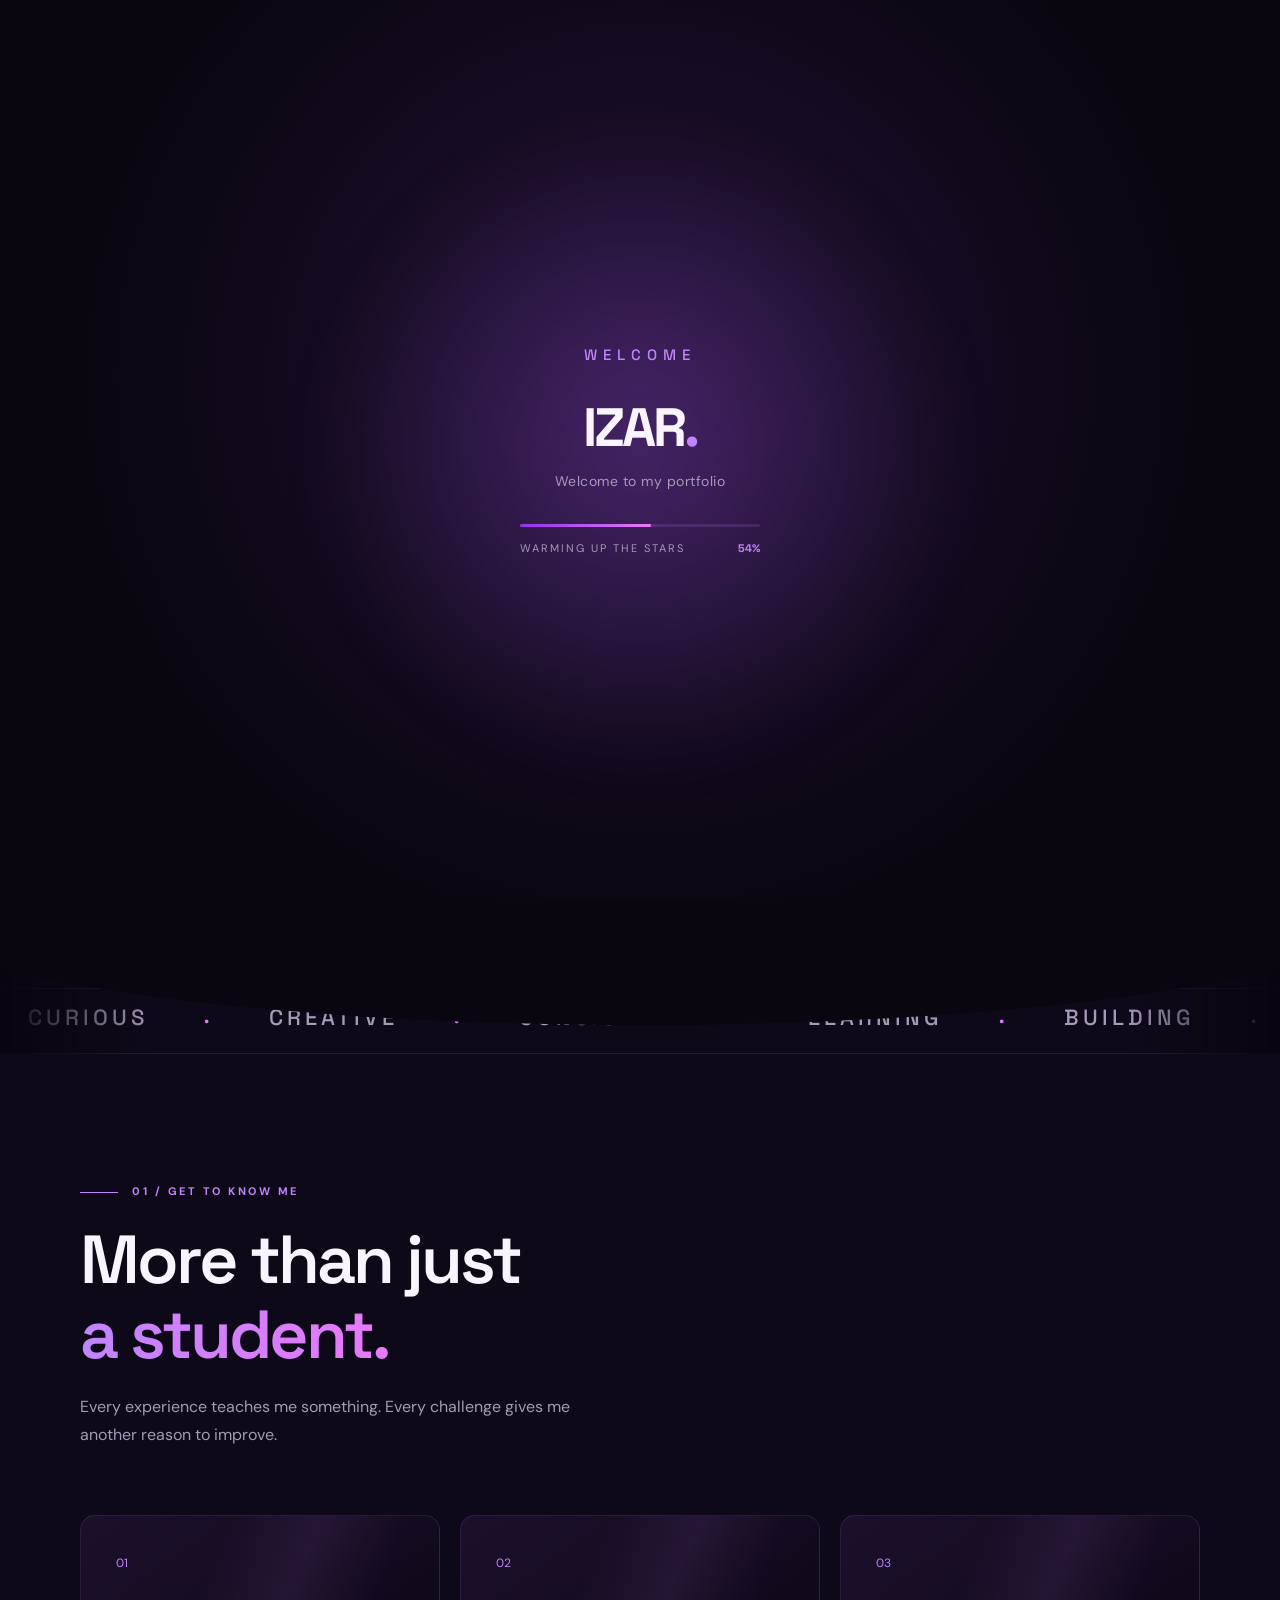
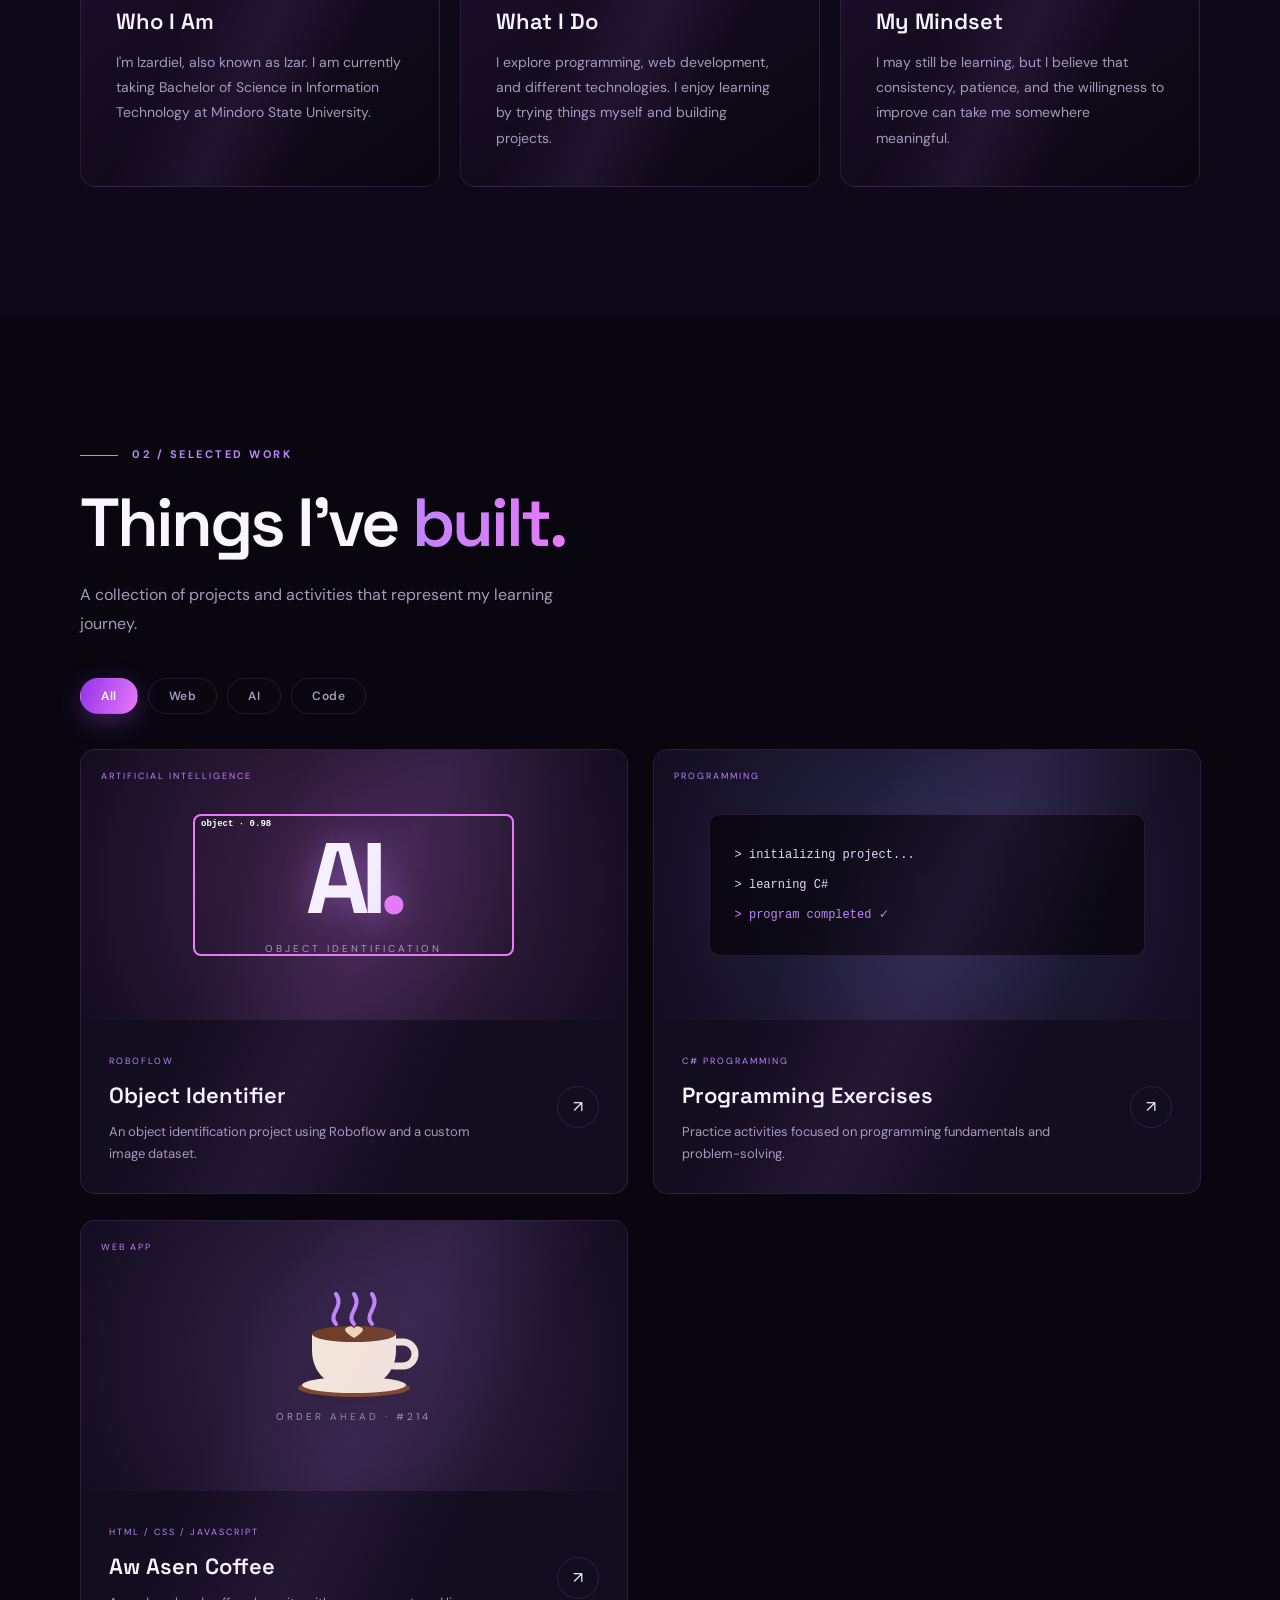
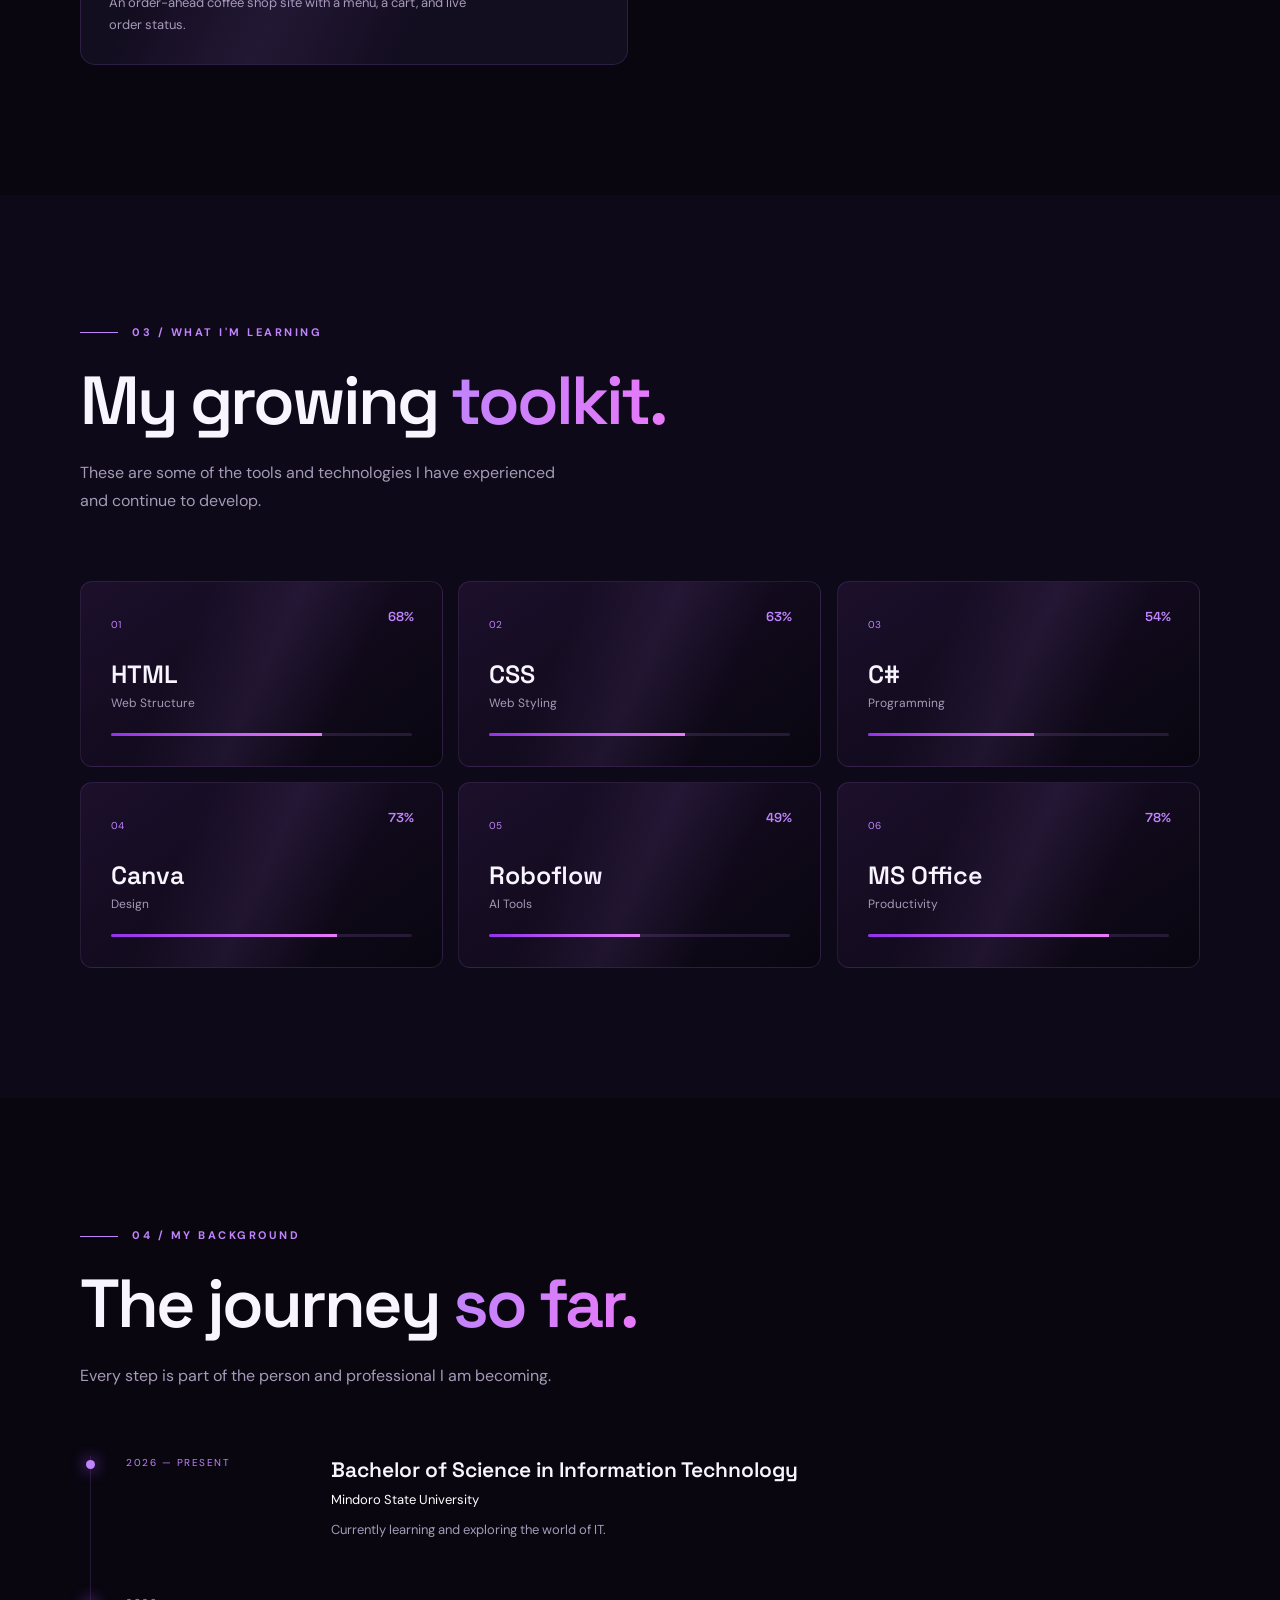
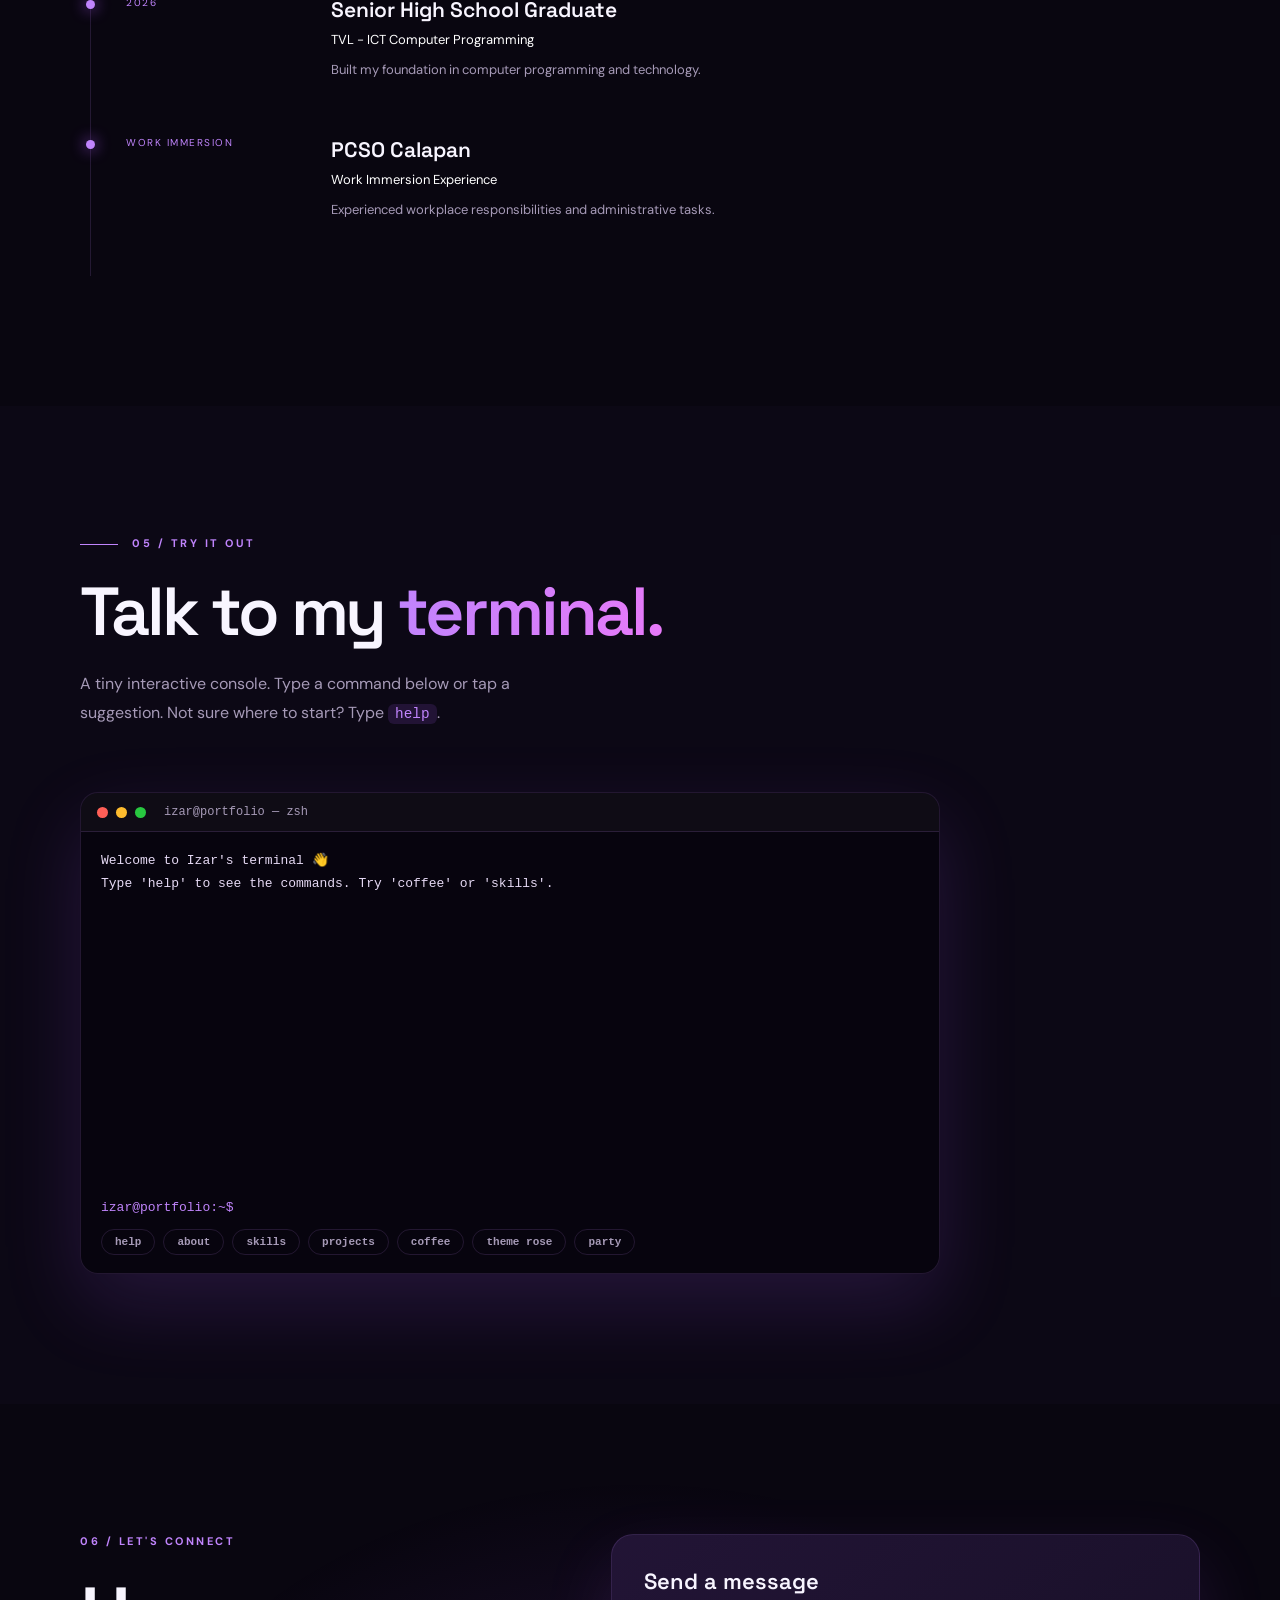
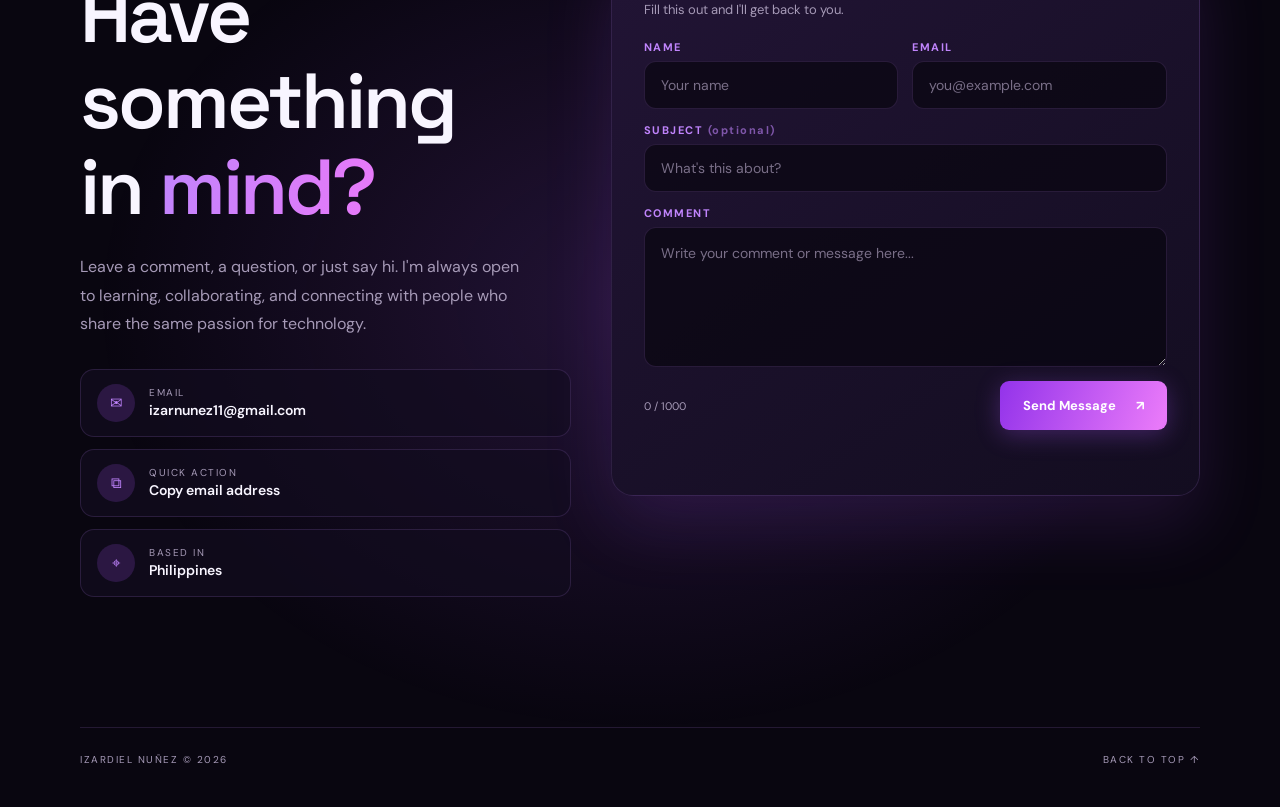
<file: index.html>
<!DOCTYPE html>
<html lang="en">
<head>
<meta charset="UTF-8">
<meta name="viewport" content="width=device-width, initial-scale=1.0">
<meta name="description" content="Izardiel Nuñez - Personal Portfolio">
<title>Izardiel Nuñez | Portfolio</title>
<meta name="theme-color" content="#090610">
<meta property="og:title" content="Izardiel Nuñez | Portfolio">
<meta property="og:description" content="BSIT student exploring web development, programming and AI. Turning curiosity into possibilities.">
<meta property="og:type" content="website">
<link rel="icon" href="data:image/svg+xml,%3Csvg xmlns='http://www.w3.org/2000/svg' viewBox='0 0 64 64'%3E%3Crect width='64' height='64' rx='16' fill='%23a855f7'/%3E%3Ctext x='32' y='46' font-size='38' font-family='Arial' font-weight='700' text-anchor='middle' fill='white'%3EI%3C/text%3E%3C/svg%3E">
<link rel="preconnect" href="https://fonts.googleapis.com">
<link rel="preconnect" href="https://fonts.gstatic.com" crossorigin>
<link href="https://fonts.googleapis.com/css2?family=DM+Sans:wght@400;500;600;700&family=Space+Grotesk:wght@400;500;600;700&display=swap" rel="stylesheet">
<link rel="stylesheet" href="style.css">
<link rel="stylesheet" href="welcome.css">
</head>
<body>

<a class="skip" href="#main">Skip to content</a>

<div class="preloader" id="preloader">
  <div class="pre-bg"><div class="pre-glow"></div></div>
  <div class="pre-inner">
    <div class="pre-greet"><span id="preGreet">Hello</span></div>
    <div class="pre-logo">IZAR<span>.</span></div>
    <p class="pre-sub">Welcome to my portfolio</p>
    <div class="pre-bar"><i id="preFill"></i></div>
    <div class="pre-meta"><span id="preMsg">Getting things ready</span><b id="prePct">0%</b></div>
  </div>
</div>

<div class="scroll-progress" id="scrollProgress"></div>
<div class="cursor-glow" id="cursorGlow"></div>
<canvas id="bgCanvas" aria-hidden="true"></canvas>
<div class="aurora" aria-hidden="true"><i></i><i></i><i></i></div>

<header class="header" id="header">
  <nav class="navbar container">
    <a href="#home" class="logo">IZAR<span>.</span></a>
    <button class="menu-toggle" id="menuToggle" aria-label="Toggle navigation"><span></span><span></span></button>
    <ul class="nav-links" id="navLinks">
      <li><a href="#home" class="nav-link active">Home</a></li>
      <li><a href="#about" class="nav-link">About</a></li>
      <li><a href="#projects" class="nav-link">Projects</a></li>
      <li><a href="#skills" class="nav-link">Skills</a></li>
      <li><a href="#journey" class="nav-link">Journey</a></li>
      <li><a href="#contact" class="nav-link contact-link magnetic">Let's Talk ↗</a></li>
    </ul>
  </nav>
</header>

<main id="main">

<!-- HOME -->
<section class="hero section" id="home">
  <div class="container hero-content">

    <!-- PROFILE CARD -->
    <div class="hero-photo hero-in" style="--d:.5s">
      <div class="avatar-float">
        <article class="pcard" id="pcard">
          <div class="avatar" id="avatar">
            <button class="avatar-photo" id="avatarBtn" type="button" aria-label="Photo of Izardiel Nuñez">
              <img class="av-img base" id="avBase" src="zar.jpg" alt="Izardiel Nuñez">
              <img class="av-img next" id="avNext" src="daddyshome.jpg" alt="" aria-hidden="true">
              <span class="av-hint" id="avHint">click me</span>
            </button>
          </div>
          <div class="pcard-body">
            <div class="pcard-head">
              <div><h3>Izardiel Nuñez</h3><p>BSIT Student · Mindoro State University</p></div>
              <span class="pcard-live"><i></i>Online</span>
            </div>
            <div class="pcard-tags"><span>HTML</span><span>CSS</span><span>C#</span><span>AI</span></div>
            <div class="pcard-foot"><a href="#projects">View work</a><a href="#contact">Let's talk ↗</a></div>
          </div>
        </article>
      </div>
    </div>

    <p class="eyebrow hero-in" style="--d:.1s"><span class="status-dot"></span> BSIT STUDENT · FUTURE IT PROFESSIONAL</p>

    <h1 class="split" data-split>Turning curiosity into <span class="gradient-text">possibilities.</span></h1>

    <p class="hero-role hero-in" style="--d:.9s">I'm into <span id="typed"></span><span class="caret"></span></p>

    <p class="hero-description hero-in" style="--d:1s">
      Hi, I'm <strong>Izardiel Nuñez</strong>. An aspiring IT professional
      who enjoys learning, exploring technology, and creating things through code.
    </p>

    <div class="hero-buttons hero-in" style="--d:1.15s">
      <a href="#projects" class="btn btn-primary magnetic">Explore My Work <span>↗</span></a>
      <a href="#about" class="btn btn-outline magnetic">Get to Know Me</a>
    </div>

    <div class="hero-stats hero-in" style="--d:1.3s">
      <div><b data-count="3">0</b><small>Projects</small></div>
      <div><b data-count="6">0</b><small>Tools learned</small></div>
      <div><b data-count="2026">0</b><small>Started BSIT</small></div>
    </div>

    <div class="hero-bottom hero-in" style="--d:1.4s">
      <span>BASED IN THE PHILIPPINES · <b id="clock">--:--</b> PHT</span>
      <span class="scroll-hint">SCROLL TO EXPLORE ↓</span>
    </div>
  </div>
  <div class="hero-decoration decoration-one"></div>
  <div class="hero-decoration decoration-two"></div>
</section>

<!-- MARQUEE -->
<div class="marquee" aria-hidden="true">
  <div class="marquee-track">
    <span>HTML</span><span>CSS</span><span>C#</span><span>Canva</span><span>Roboflow</span><span>MS Office</span>
    <span>HTML</span><span>CSS</span><span>C#</span><span>Canva</span><span>Roboflow</span><span>MS Office</span>
    <span>HTML</span><span>CSS</span><span>C#</span><span>Canva</span><span>Roboflow</span><span>MS Office</span>
    <span>HTML</span><span>CSS</span><span>C#</span><span>Canva</span><span>Roboflow</span><span>MS Office</span>
  </div>
</div>

<div class="marquee rev" aria-hidden="true">
  <div class="marquee-track">
    <span>Curious</span><span>Creative</span><span>Consistent</span><span>Learning</span><span>Building</span><span>Philippines</span>
    <span>Curious</span><span>Creative</span><span>Consistent</span><span>Learning</span><span>Building</span><span>Philippines</span>
    <span>Curious</span><span>Creative</span><span>Consistent</span><span>Learning</span><span>Building</span><span>Philippines</span>
    <span>Curious</span><span>Creative</span><span>Consistent</span><span>Learning</span><span>Building</span><span>Philippines</span>
  </div>
</div>

<!-- ABOUT -->
<section class="section about-section" id="about">
  <div class="container">
    <div class="section-heading reveal">
      <p class="eyebrow">01 / GET TO KNOW ME</p>
      <h2>More than just<br><span class="gradient-text">a student.</span></h2>
      <p class="section-intro">Every experience teaches me something. Every challenge gives me another reason to improve.</p>
    </div>
    <div class="about-grid">
      <div class="about-card reveal tilt">
        <span class="card-number">01</span>
        <h3>Who I Am</h3>
        <p>I'm Izardiel, also known as Izar. I am currently taking Bachelor of Science in Information Technology at Mindoro State University.</p>
      </div>
      <div class="about-card reveal tilt">
        <span class="card-number">02</span>
        <h3>What I Do</h3>
        <p>I explore programming, web development, and different technologies. I enjoy learning by trying things myself and building projects.</p>
      </div>
      <div class="about-card reveal tilt">
        <span class="card-number">03</span>
        <h3>My Mindset</h3>
        <p>I may still be learning, but I believe that consistency, patience, and the willingness to improve can take me somewhere meaningful.</p>
      </div>
    </div>
  </div>
</section>

<!-- PROJECTS -->
<section class="section projects-section" id="projects">
  <div class="container">
    <div class="section-heading reveal">
      <p class="eyebrow">02 / SELECTED WORK</p>
      <h2>Things I've <span class="gradient-text">built.</span></h2>
      <p class="section-intro">A collection of projects and activities that represent my learning journey.</p>
    </div>
    <div class="filters reveal" id="filters" role="group" aria-label="Filter projects">
      <button type="button" class="on" data-f="all">All</button>
      <button type="button" data-f="web">Web</button>
      <button type="button" data-f="ai">AI</button>
      <button type="button" data-f="code">Code</button>
    </div>
    <div class="projects-grid" id="projectsGrid">

      <article class="project-card reveal tilt" data-cat="ai">
        <div class="project-visual visual-two">
          <span class="visual-label">ARTIFICIAL INTELLIGENCE</span>
          <div class="ai-symbol">AI<span>.</span></div>
          <p>OBJECT IDENTIFICATION</p>
        </div>
        <div class="project-info">
          <div>
            <span class="project-category">ROBOFLOW</span>
            <h3>Object Identifier</h3>
            <p>An object identification project using Roboflow and a custom image dataset.</p>
          </div>
          <a href="#contact" class="project-arrow" aria-label="Contact about this project">↗</a>
        </div>
      </article>

      <article class="project-card reveal tilt" data-cat="code">
        <div class="project-visual visual-three">
          <span class="visual-label">PROGRAMMING</span>
          <div class="terminal">
            <p>&gt; initializing project...</p>
            <p>&gt; learning C#</p>
            <p class="terminal-success">&gt; program completed ✓</p>
          </div>
        </div>
        <div class="project-info">
          <div>
            <span class="project-category">C# PROGRAMMING</span>
            <h3>Programming Exercises</h3>
            <p>Practice activities focused on programming fundamentals and problem-solving.</p>
          </div>
          <a href="Kuwenta.html" class="project-arrow" target="_blank" rel="noopener" aria-label="Open the Kuwenta project">↗</a>
        </div>
      </article>

      <article class="project-card reveal tilt" data-cat="web">
        <div class="project-visual visual-four">
          <span class="visual-label">WEB APP</span>
          <svg class="coffee-cup" viewBox="0 0 140 110" aria-hidden="true">
            <path class="cs" d="M52 34c-9-10 9-17 0-30"/>
            <path class="cs cs2" d="M70 34c-9-10 9-17 0-30"/>
            <path class="cs cs3" d="M88 34c-9-10 9-17 0-30"/>
            <ellipse cx="70" cy="98" rx="56" ry="9" fill="#8c4a22" opacity=".85"/>
            <ellipse cx="70" cy="95" rx="52" ry="8" fill="#f6ead9"/>
            <path d="M28 44h84v16c0 24-17 38-42 38S28 84 28 60z" fill="#f6ead9"/>
            <path d="M112 52h7a12 12 0 010 24h-9" fill="none" stroke="#f6ead9" stroke-width="7" stroke-linecap="round"/>
            <ellipse cx="70" cy="44" rx="42" ry="8" fill="#6b3b1f"/>
            <path d="M70 48c-8-5-12-9-6-11 3-2 6 0 6 2 0-2 3-4 6-2 6 2 2 6-6 11z" fill="#f1d9b5"/>
          </svg>
          <p>ORDER AHEAD · #214</p>
        </div>
        <div class="project-info">
          <div>
            <span class="project-category">HTML / CSS / JAVASCRIPT</span>
            <h3>Aw Asen Coffee</h3>
            <p>An order-ahead coffee shop site with a menu, a cart, and live order status.</p>
          </div>
          <a href="awsen.html" class="project-arrow" target="_blank" rel="noopener" aria-label="Open the Aw Asen Coffee project">↗</a>
        </div>
      </article>

    </div>
  </div>
</section>

<!-- SKILLS -->
<section class="section skills-section" id="skills">
  <div class="container">
    <div class="section-heading reveal">
      <p class="eyebrow">03 / WHAT I'M LEARNING</p>
      <h2>My growing <span class="gradient-text">toolkit.</span></h2>
      <p class="section-intro">These are some of the tools and technologies I have experienced and continue to develop.</p>
    </div>
    <div class="skills-grid">
      <div class="skill-item reveal tilt"><span>01</span><h3>HTML</h3><p>Web Structure</p><i style="--w:70%"></i></div>
      <div class="skill-item reveal tilt"><span>02</span><h3>CSS</h3><p>Web Styling</p><i style="--w:65%"></i></div>
      <div class="skill-item reveal tilt"><span>03</span><h3>C#</h3><p>Programming</p><i style="--w:55%"></i></div>
      <div class="skill-item reveal tilt"><span>04</span><h3>Canva</h3><p>Design</p><i style="--w:75%"></i></div>
      <div class="skill-item reveal tilt"><span>05</span><h3>Roboflow</h3><p>AI Tools</p><i style="--w:50%"></i></div>
      <div class="skill-item reveal tilt"><span>06</span><h3>MS Office</h3><p>Productivity</p><i style="--w:80%"></i></div>
    </div>
  </div>
</section>

<!-- JOURNEY -->
<section class="section journey-section" id="journey">
  <div class="container">
    <div class="section-heading reveal">
      <p class="eyebrow">04 / MY BACKGROUND</p>
      <h2>The journey <span class="gradient-text">so far.</span></h2>
      <p class="section-intro">Every step is part of the person and professional I am becoming.</p>
    </div>
    <div class="timeline" id="timeline">
      <div class="timeline-line" id="timelineLine"></div>
      <div class="timeline-item reveal">
        <span class="timeline-year">2026 — PRESENT</span>
        <div class="timeline-content">
          <h3>Bachelor of Science in Information Technology</h3>
          <p>Mindoro State University</p>
          <span>Currently learning and exploring the world of IT.</span>
        </div>
      </div>
      <div class="timeline-item reveal">
        <span class="timeline-year">2026</span>
        <div class="timeline-content">
          <h3>Senior High School Graduate</h3>
          <p>TVL - ICT Computer Programming</p>
          <span>Built my foundation in computer programming and technology.</span>
        </div>
      </div>
      <div class="timeline-item reveal">
        <span class="timeline-year">WORK IMMERSION</span>
        <div class="timeline-content">
          <h3>PCSO Calapan</h3>
          <p>Work Immersion Experience</p>
          <span>Experienced workplace responsibilities and administrative tasks.</span>
        </div>
      </div>
    </div>
  </div>
</section>

<!-- TERMINAL -->
<section class="section terminal-section" id="terminal">
  <div class="container">
    <div class="section-heading reveal">
      <p class="eyebrow">05 / TRY IT OUT</p>
      <h2>Talk to my <span class="gradient-text">terminal.</span></h2>
      <p class="section-intro">A tiny interactive console. Type a command below or tap a suggestion. Not sure where to start? Type <code>help</code>.</p>
    </div>
    <div class="term reveal" id="term">
      <div class="term-bar"><span class="td r"></span><span class="td y"></span><span class="td g"></span><b>izar@portfolio — zsh</b></div>
      <div class="term-body" id="termBody" aria-live="polite"></div>
      <form class="term-form" id="termForm" autocomplete="off">
        <label class="term-prompt" for="termInput">izar@portfolio:~$</label>
        <input id="termInput" type="text" spellcheck="false" autocapitalize="off" autocomplete="off" aria-label="Terminal command">
      </form>
      <div class="term-chips" id="termChips">
        <button type="button" data-c="help">help</button>
        <button type="button" data-c="about">about</button>
        <button type="button" data-c="skills">skills</button>
        <button type="button" data-c="projects">projects</button>
        <button type="button" data-c="coffee">coffee</button>
        <button type="button" data-c="theme rose">theme rose</button>
        <button type="button" data-c="party">party</button>
      </div>
    </div>
  </div>
</section>

<!-- CONTACT -->
<section class="section contact-section" id="contact">
  <div class="container contact-content reveal">
    <div class="contact-grid">
      <div class="contact-intro">
        <p class="eyebrow">06 / LET'S CONNECT</p>
        <h2>Have something<br>in <span class="gradient-text">mind?</span></h2>
        <p>Leave a comment, a question, or just say hi. I'm always open to learning, collaborating, and connecting with people who share the same passion for technology.</p>
        <ul class="contact-list">
          <li><a href="mailto:YOUR-EMAIL@example.com" id="mailLink"><i>✉</i><span><small>EMAIL</small><b>izarnunez11@gmail.com</b></span></a></li>
          <li><button type="button" class="copy-btn" id="copyMail"><i>⧉</i><span><small>QUICK ACTION</small><b>Copy email address</b></span></button></li>
          <li><a href="#home"><i>⌖</i><span><small>BASED IN</small><b>Philippines</b></span></a></li>
        </ul>
      </div>

      <form class="contact-form" id="contactForm" novalidate>
        <h3>Send a message</h3>
        <p class="form-sub">Fill this out and I'll get back to you.</p>
        <div class="cf-row">
          <div class="cf-field"><label for="cfName">NAME</label><input id="cfName" name="name" type="text" placeholder="Your name" autocomplete="name" maxlength="60" required></div>
          <div class="cf-field"><label for="cfEmail">EMAIL</label><input id="cfEmail" name="email" type="email" placeholder="you@example.com" autocomplete="email" maxlength="80" required></div>
        </div>
        <div class="cf-field"><label for="cfSubject">SUBJECT <span style="opacity:.6">(optional)</span></label><input id="cfSubject" name="subject" type="text" placeholder="What's this about?" maxlength="80"></div>
        <div class="cf-field"><label for="cfMsg">COMMENT</label><textarea id="cfMsg" name="message" placeholder="Write your comment or message here..." maxlength="1000" required></textarea></div>
        <input class="cf-hp" type="text" name="website" tabindex="-1" autocomplete="off" aria-hidden="true">
        <div class="cf-foot">
          <span class="cf-count" id="cfCount">0 / 1000</span>
          <button type="submit" class="btn btn-primary magnetic">Send Message <span>↗</span></button>
        </div>
        <p class="cf-status" id="cfStatus" role="status" aria-live="polite"></p>
      </form>
    </div>
    <div class="contact-footer">
      <span>IZARDIEL NUÑEZ © 2026</span>
      <a href="#home">BACK TO TOP ↑</a>
    </div>
  </div>
</section>

</main>

<nav class="sidedots" id="sideDots" aria-label="Page sections">
  <a href="#home" data-s="home" aria-label="Home"><span>Home</span></a>
  <a href="#about" data-s="about" aria-label="About"><span>About</span></a>
  <a href="#projects" data-s="projects" aria-label="Projects"><span>Projects</span></a>
  <a href="#skills" data-s="skills" aria-label="Skills"><span>Skills</span></a>
  <a href="#journey" data-s="journey" aria-label="Journey"><span>Journey</span></a>
  <a href="#terminal" data-s="terminal" aria-label="Terminal"><span>Terminal</span></a>
  <a href="#contact" data-s="contact" aria-label="Contact"><span>Contact</span></a>
</nav>

<button class="totop" id="toTop" type="button" aria-label="Back to top">
  <svg viewBox="0 0 48 48" aria-hidden="true"><circle class="tt-bg" cx="24" cy="24" r="21"/><circle class="tt-ring" id="ttRing" cx="24" cy="24" r="21"/></svg>
  <span>↑</span>
</button>

<!-- MUSIC + CUSTOMIZE -->
<div class="dock" id="dock">
  <div class="music" id="music">
    <button id="musicBtn" type="button" aria-label="Play music"><span class="mi-play">▶</span><span class="mi-pause">❚❚</span></button>
    <span class="eq"><i></i><i></i><i></i><i></i></span>
    <span class="music-title" id="musicTitle">Play music</span>
    <input id="vol" type="range" min="0" max="1" step="0.05" value="0.4" aria-label="Volume">
  </div>
  <button class="fab cmd-fab" id="cmdBtn" type="button" aria-label="Open command palette (Ctrl+K)" title="Command palette (Ctrl+K)">⌘</button>
  <button class="fab" id="fab" type="button" aria-label="Customize" aria-expanded="false">✦</button>
  <div class="panel" id="panel">
    <h4>Theme</h4>
    <div class="swatches" id="themes">
      <button data-theme="purple" style="--c:#a855f7" aria-label="Purple"></button>
      <button data-theme="ocean" style="--c:#38bdf8" aria-label="Ocean"></button>
      <button data-theme="sunset" style="--c:#fb923c" aria-label="Sunset"></button>
      <button data-theme="emerald" style="--c:#34d399" aria-label="Emerald"></button>
      <button data-theme="rose" style="--c:#fb7185" aria-label="Rose"></button>
      <button data-theme="gold" style="--c:#facc15" aria-label="Gold"></button>
    </div>
    <h4>Background</h4>
    <div class="chips" id="bgs">
      <button data-bg="stars">Stars</button>
      <button data-bg="network">Network</button>
      <button data-bg="rain">Code rain</button>
      <button data-bg="aurora">Aurora</button>
      <button data-bg="fireflies">Fireflies</button>
      <button data-bg="snow">Snow</button>
      <button data-bg="off">Off</button>
    </div>
    <label class="switch"><input type="checkbox" id="animToggle" checked><span>Animations</span></label>
  </div>
</div>
<div class="cmdk" id="cmdk" hidden>
  <div class="cmdk-backdrop" data-close></div>
  <div class="cmdk-box" role="dialog" aria-modal="true" aria-label="Command palette">
    <div class="cmdk-input"><span aria-hidden="true">⌘</span><input id="cmdkInput" type="text" placeholder="Type a command or search…" autocomplete="off" spellcheck="false" aria-label="Search commands"><kbd>ESC</kbd></div>
    <ul class="cmdk-list" id="cmdkList" role="listbox"></ul>
    <div class="cmdk-foot"><span><kbd>↑</kbd><kbd>↓</kbd> navigate</span><span><kbd>↵</kbd> select</span><span><kbd>Ctrl</kbd><kbd>K</kbd> toggle</span></div>
  </div>
</div>
<audio id="bgm" src="HYBS%20-%20Tip%20Toe%20Official%20Audio.mp3" loop preload="none"></audio>

<script src="script.js"></script>
</body>
</html>
</file>
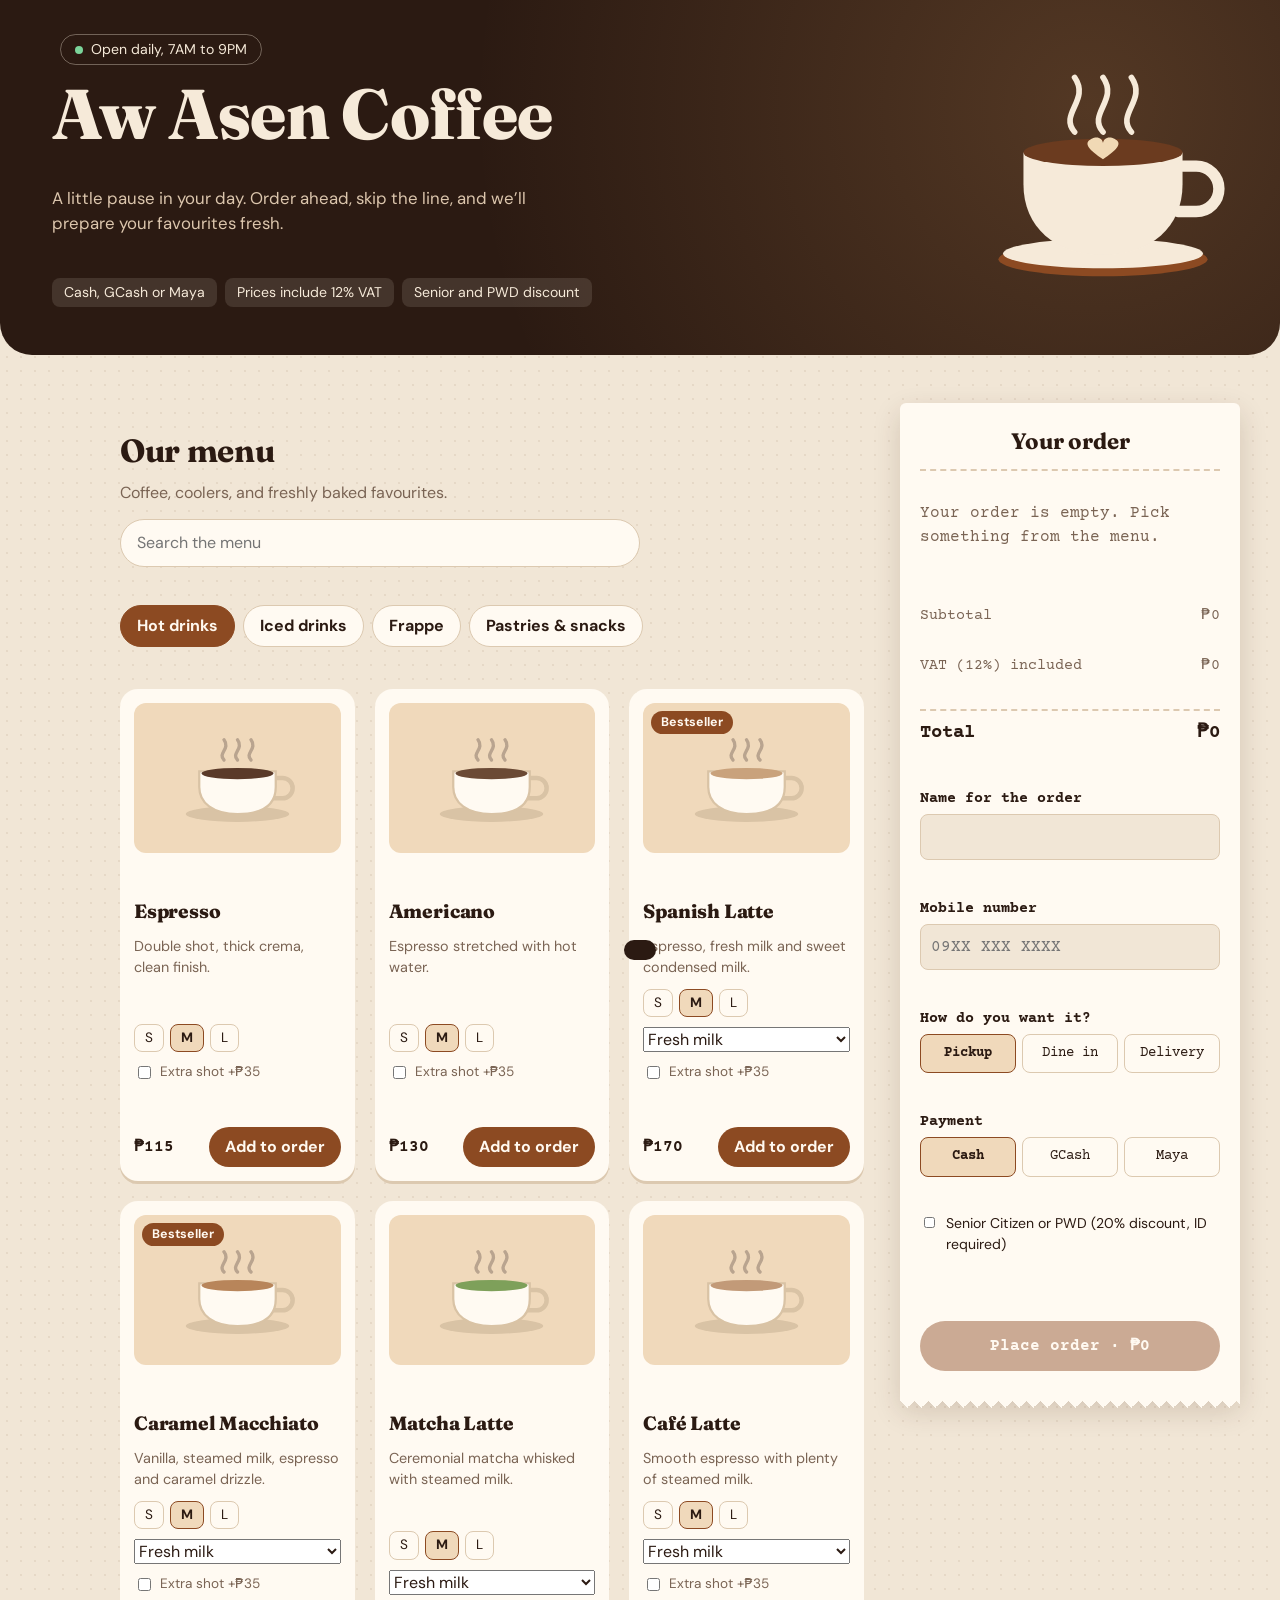
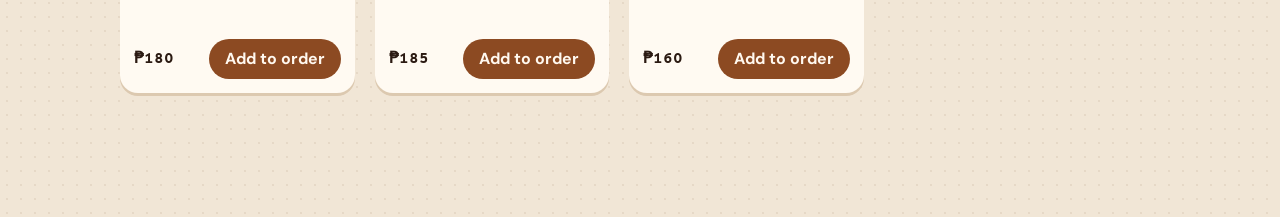
<file: awsen.html>
<!DOCTYPE html>

<html lang="en-PH">

<head>

<meta charset="utf-8">

<meta name="viewport" content="width=device-width, initial-scale=1, viewport-fit=cover">

<title>Aw Asen Coffee — Order Ahead</title>

<link rel="stylesheet" href="https://fonts.googleapis.com/css2?family=Fraunces:opsz,wght@9..144,600;9..144,800&family=DM+Sans:wght@400;500;700&family=Courier+Prime:wght@400;700&display=swap">

<style>

:root{--bg:#f1e6d6;--surface:#fffaf2;--ink:#2b1a12;--muted:#7a6454;--line:#dcc9b0;--accent:#8c4a22;--accent-ink:#fff8ef;--soft:#f0d9bb;--ok:#2f7a46;--hero:#2b1a12;--foam:#f6ead9;--err:#b3341f;

box-sizing:border-box;padding-top:env(safe-area-inset-top,0px);padding-bottom:env(safe-area-inset-bottom,0px);color-scheme:light}

@media (prefers-color-scheme:dark){:root:not([data-theme="light"]){--bg:#1b110b;--surface:#2a1b13;--ink:#f6e9d8;--muted:#b89c85;--line:#4a3426;--accent:#e2a263;--accent-ink:#2b1a12;--soft:#47301f;--ok:#7bd49a;--hero:#120a06;--err:#ff8a73;color-scheme:dark}}

:root[data-theme="dark"]{--bg:#1b110b;--surface:#2a1b13;--ink:#f6e9d8;--muted:#b89c85;--line:#4a3426;--accent:#e2a263;--accent-ink:#2b1a12;--soft:#47301f;--ok:#7bd49a;--hero:#120a06;--err:#ff8a73;color-scheme:dark}

html{scroll-padding-top:env(safe-area-inset-top,0px);scroll-behavior:smooth}

*{box-sizing:border-box}

body{margin:0;background:var(--bg) radial-gradient(rgba(120,80,40,.09) 1px,transparent 1.4px) 0 0/14px 14px;color:var(--ink);font:400 16px/1.5 "DM Sans",system-ui,sans-serif}

h1,h2,h3{font-family:"Fraunces",Georgia,serif;margin:0;letter-spacing:-.01em}

button,select,input{font:inherit;color:inherit}button{cursor:pointer}

:focus-visible,:focus-visible{outline:3px solid var(--accent);outline-offset:2px}

.hero{background:var(--hero);color:var(--foam);padding:34px 20px 48px;border-radius:0 0 32px 32px;position:relative;overflow:hidden}

.hero::before{content:"";position:absolute;inset:0;background:radial-gradient(circle at 85% 30%,rgba(226,162,99,.22),transparent 55%)}

.hero-in{width:min(1320px,calc(100% - 64px));max-width:1320px;margin:0 auto;display:flex;align-items:center;justify-content:space-between;gap:48px;position:relative;min-width:0}
.hero-in>div{flex:1;min-width:0}
.hero h1{max-width:760px}
.hero p{max-width:58ch}

.hero h1{font-size:clamp(2.4rem,7vw,4.4rem);font-weight:800;line-height:1;margin:14px 0 12px}

.hero p{margin:0;max-width:44ch;color:#dcc6ad;font-size:1.05rem}

.badge{display:inline-flex;align-items:center;gap:8px;border:1px solid rgba(246,234,217,.35);border-radius:999px;padding:4px 14px;font-size:.88rem}

.badge i{width:8px;height:8px;border-radius:50%;background:#7bd49a}

.chips{display:flex;gap:8px;flex-wrap:wrap;margin-top:18px}

.chips span{background:rgba(246,234,217,.12);border-radius:8px;padding:4px 12px;font-size:.88rem}

.hero svg.cup{width:min(250px,34vw);flex:none}

.steam{fill:none;stroke:#b9a48f;stroke-width:3;stroke-linecap:round;animation:rise 3.2s ease-in-out infinite}

.s2{animation-delay:.8s}.s3{animation-delay:1.6s}

.hero .steam{stroke:var(--foam);stroke-width:5}

@keyframes rise{0%{opacity:0;transform:translateY(8px)}40%{opacity:.8}100%{opacity:0;transform:translateY(-8px)}}

/* MAIN PAGE LAYOUT: wide menu on the left, order panel on the right */
.wrap{width:min(1480px,calc(100% - 80px));max-width:1480px;margin:0 auto;padding:48px 0 100px;display:flex;flex-direction:row;align-items:flex-start;gap:36px}
.wrap>main{display:block;flex:1 1 0;width:auto;min-width:0;max-width:none;order:1}
.wrap>aside{display:block;flex:0 0 340px;width:340px;min-width:0;max-width:340px;order:2}
.wrap>main h2{font-size:2.15rem;margin:0 0 8px}
.wrap>main>p{margin:0 0 18px}
.wrap .search{display:block;width:100%;max-width:520px}


.search{width:100%;padding:11px 16px;border-radius:999px;border:1.5px solid var(--line);background:var(--surface)}

.tabs{display:flex;gap:8px;margin:14px 0 18px;flex-wrap:wrap}

.tab{border:1.5px solid var(--line);background:var(--surface);padding:8px 16px;border-radius:999px;font-weight:700}

.tab[aria-selected="true"]{background:var(--accent);color:var(--accent-ink);border-color:var(--accent)}

.grid{width:100%;display:grid;grid-template-columns:repeat(3,minmax(0,1fr));gap:20px;align-items:stretch}
.grid>.item{width:100%;min-width:0}
.item{padding:16px;gap:12px}
.art{height:190px}

.item{background:var(--surface);border-radius:18px;box-shadow:0 3px 0 var(--line);padding:14px;display:flex;flex-direction:column;gap:10px}

.art{height:150px;border-radius:12px;background:var(--soft);display:grid;place-items:center;position:relative;overflow:hidden}

.art svg{height:90px;width:auto;overflow:visible}

.art img{position:absolute;inset:0;width:100%;height:100%;object-fit:cover}

.tag{position:absolute;left:8px;top:8px;background:var(--accent);color:var(--accent-ink);border-radius:999px;padding:2px 10px;font-size:.78rem;font-weight:700;z-index:2}

.item h3{font-size:1.2rem;font-weight:800}

.desc{color:var(--muted);font-size:.9rem;margin:0;flex:1}

.opts{display:flex;gap:6px;flex-wrap:wrap;align-items:center}

.opts button{border:1.5px solid var(--line);background:none;border-radius:8px;padding:3px 10px;font-size:.85rem}

.opts button[aria-pressed="true"]{border-color:var(--accent);background:var(--soft);font-weight:700}

.opts select{border:1.5px solid var(--line);background:var(--surface);border-radius:8px;padding:3px 6px;font-size:.85rem}

.shot{font-size:.85rem;display:flex;gap:6px;align-items:center;color:var(--muted)}

.row{display:flex;justify-content:space-between;align-items:center}

.price{font-family:"Courier Prime",monospace;font-weight:700}

.add{background:var(--accent);color:var(--accent-ink);border:0;border-radius:999px;padding:8px 16px;font-weight:700}

.add:active{transform:scale(.97)}

aside{position:sticky;top:12px;background:var(--surface);border-radius:6px 6px 0 0;box-shadow:0 10px 28px rgba(60,30,10,.16);padding:22px 20px 30px;font-family:"Courier Prime",monospace;margin-bottom:12px}

aside::after{content:"";position:absolute;left:0;right:0;bottom:-12px;height:12px;background:linear-gradient(135deg,var(--surface) 25%,transparent 25%) -7px 0,linear-gradient(225deg,var(--surface) 25%,transparent 25%) -7px 0;background-size:14px 14px}

aside h2{font-size:1.4rem;border-bottom:2px dashed var(--line);padding-bottom:10px;text-align:center;margin-bottom:6px}

.line{display:grid;grid-template-columns:1fr auto;gap:2px 10px;padding:10px 0;border-bottom:1px dashed var(--line)}

.line small{color:var(--muted)}

.qty{display:flex;align-items:center;gap:8px;margin-top:4px}

.qty button{width:28px;height:28px;border-radius:50%;border:1.5px solid var(--line);background:none;font-family:inherit}

.empty{color:var(--muted);padding:14px 0}

.tot{display:flex;justify-content:space-between;padding:2px 0;color:var(--muted);font-size:.92rem}

.tot.big{color:var(--ink);font-weight:700;font-size:1.2rem;padding-top:8px;border-top:2px dashed var(--line);margin-top:6px}

label.f{display:block;font-weight:700;margin:14px 0 4px;font-size:.92rem}

aside input[type=text],aside input[type=tel],aside textarea{width:100%;padding:10px;border-radius:8px;border:1.5px solid var(--line);background:var(--bg);font-family:inherit}

.pick{display:flex;gap:6px;flex-wrap:wrap}

.pick button{flex:1;padding:8px 4px;border:1.5px solid var(--line);background:none;border-radius:8px;font-family:inherit;font-size:.9rem}

.pick button[aria-pressed="true"]{border-color:var(--accent);background:var(--soft);font-weight:700}

.chk{display:flex;gap:8px;align-items:flex-start;margin-top:12px;font-size:.88rem;font-family:"DM Sans",sans-serif}

.place{width:100%;margin-top:16px;padding:13px;font-size:1rem}

.place:disabled{opacity:.45;cursor:not-allowed}

.err{color:var(--err);font-size:.9rem;min-height:1.2em;margin:8px 0 0;font-family:"DM Sans",sans-serif}

.status ol{list-style:none;padding:0;margin:14px 0;display:grid;gap:10px}

.status li{display:flex;gap:10px;align-items:center;color:var(--muted)}

.status li i{width:14px;height:14px;border-radius:50%;border:2px solid var(--line);flex:none}

.status li.on{color:var(--ink);font-weight:700}

.status li.on i{background:var(--ok);border-color:var(--ok)}

.num{font-family:"Fraunces",serif;font-size:3.2rem;font-weight:800;line-height:1.1;color:var(--accent)}

.fab{display:none}

.toast{position:fixed;left:50%;bottom:calc(20px + env(safe-area-inset-bottom,0px));transform:translateX(-50%) translateY(80px);background:var(--ink);color:var(--bg);padding:10px 16px;border-radius:999px;transition:transform .25s;pointer-events:none;z-index:20}

.toast.show{transform:translateX(-50%) translateY(0)}

@media (max-width:1100px){.wrap{width:calc(100% - 48px);gap:24px}.wrap>aside{flex-basis:300px;width:300px;max-width:300px}.grid{grid-template-columns:repeat(2,minmax(0,1fr))}.art{height:175px}}
@media (max-width:860px){.hero-in{width:min(100% - 40px,720px)}.wrap{width:min(100% - 40px,720px);display:flex;flex-direction:column;padding-top:30px;gap:28px}.wrap>main,.wrap>aside{width:100%;max-width:none;flex:0 0 auto}.wrap>aside{position:relative;top:0}.hero svg.cup{width:110px}.grid{grid-template-columns:repeat(2,minmax(0,1fr))}
.fab{display:block;position:fixed;right:16px;bottom:calc(16px + env(safe-area-inset-bottom,0px));background:var(--accent);color:var(--accent-ink);border:0;border-radius:999px;padding:12px 20px;font-weight:700;z-index:10;box-shadow:0 4px 14px rgba(0,0,0,.25)}}
@media (max-width:520px){.hero{padding:28px 0 36px}.hero-in{width:calc(100% - 32px);gap:12px}.hero h1{font-size:clamp(2.1rem,10vw,3rem)}.hero p{font-size:.95rem}.hero svg.cup{width:88px}.wrap{width:calc(100% - 32px);padding-top:24px;gap:22px}.grid{grid-template-columns:repeat(2,minmax(0,1fr));gap:12px}.item{padding:10px;gap:9px}.art{height:130px}.item h3{font-size:1.05rem}.desc{font-size:.82rem}}
@media (max-width:360px){.grid{grid-template-columns:1fr}.art{height:180px}}

@media (prefers-reduced-motion:reduce){*{transition:none!important;scroll-behavior:auto!important}.steam{animation:none;opacity:.6}}


/* Final layout safeguards */
.wrap, .wrap *{min-width:0}
.wrap{justify-content:stretch}
.wrap>main{align-self:stretch}
.wrap .grid{grid-template-columns:repeat(3,minmax(0,1fr));}
@media(max-width:1100px){.wrap .grid{grid-template-columns:repeat(2,minmax(0,1fr));}}
@media(max-width:860px){.wrap{align-items:stretch}.wrap .grid{grid-template-columns:repeat(2,minmax(0,1fr));}}
@media(max-width:520px){.wrap .grid{grid-template-columns:repeat(2,minmax(0,1fr));}}
@media(max-width:360px){.wrap .grid{grid-template-columns:1fr;}}
</style>

</head>

<body>

<section class="hero"><div class="hero-in"><div>

  <span class="badge"><i></i>Open daily, 7AM to 9PM</span>

  <h1>Aw Asen Coffee</h1>

  <p>A little pause in your day. Order ahead, skip the line, and we’ll prepare your favourites fresh.</p>

  <div class="chips"><span>Cash, GCash or Maya</span><span>Prices include 12% VAT</span><span>Senior and PWD discount</span></div>

</div>

<svg class="cup" viewBox="0 0 220 200" aria-hidden="true"><path class="steam" d="M85 66c-14-16 14-28 0-48"/><path class="steam s2" d="M110 66c-14-16 14-28 0-48"/><path class="steam s3" d="M135 66c-14-16 14-28 0-48"/><ellipse cx="110" cy="178" rx="92" ry="15" fill="#8c4a22"/><ellipse cx="110" cy="173" rx="88" ry="13" fill="#f6ead9"/><path d="M40 84h140v28c0 38-28 62-70 62s-70-24-70-62z" fill="#f6ead9"/><path d="M180 96h12a20 20 0 010 40h-16" fill="none" stroke="#f6ead9" stroke-width="10" stroke-linecap="round"/><ellipse cx="110" cy="84" rx="70" ry="12" fill="#6b3b1f"/><path d="M110 90c-12-8-18-14-10-18 5-3 10 0 10 4 0-4 5-7 10-4 8 4 2 10-10 18z" fill="#f1d9b5"/></svg>

</div></section>

<div class="wrap">

  <main>

    <h2 style="font-size:2rem;margin:0 0 6px">Our menu</h2>

    <p style="color:var(--muted);margin:0 0 14px">Coffee, coolers, and freshly baked favourites.</p>

    <input class="search" type="search" id="q" placeholder="Search the menu" aria-label="Search the menu">

    <div class="tabs" role="tablist" id="tabs"></div>

    <div class="grid" id="grid"></div>

  </main>

  <aside id="cart" aria-live="polite"></aside>

</div>

<button class="fab" id="fab">View order</button>

<div class="toast" id="toast" role="status"></div>

<script>

const MENU=[

{id:1,n:"Espresso",c:"Hot",p:95,a:"mug",col:"#5a3a29",x:1,d:"Double shot, thick crema, clean finish."},

{id:2,n:"Americano",c:"Hot",p:110,a:"mug",col:"#6b4a35",x:1,d:"Espresso stretched with hot water."},

{id:3,n:"Spanish Latte",c:"Hot",p:150,a:"mug",col:"#c9a27c",x:1,m:1,b:1,d:"Espresso, fresh milk and sweet condensed milk."},

{id:4,n:"Caramel Macchiato",c:"Hot",p:160,a:"mug",col:"#b8855a",x:1,m:1,b:1,d:"Vanilla, steamed milk, espresso and caramel drizzle."},

{id:5,n:"Matcha Latte",c:"Hot",p:165,a:"mug",col:"#7ea05a",m:1,d:"Ceremonial matcha whisked with steamed milk."},

{id:6,n:"Café Latte",c:"Hot",p:140,a:"mug",col:"#c29a78",x:1,m:1,d:"Smooth espresso with plenty of steamed milk."},

{id:7,n:"Iced Spanish Latte",c:"Iced",p:160,a:"glass",col:"#d4b48f",x:1,m:1,b:1,d:"Our Spanish latte, over ice."},

{id:8,n:"Iced Caramel Macchiato",c:"Iced",p:165,a:"glass",col:"#c8935f",x:1,m:1,d:"Layered with espresso and caramel on top."},

{id:9,n:"Iced Matcha Latte",c:"Iced",p:170,a:"glass",col:"#8fb069",m:1,d:"Matcha and cold milk over ice."},

{id:10,n:"Cold Brew",c:"Iced",p:140,a:"glass",col:"#3b2a22",d:"Steeped 18 hours. Low acid, very smooth."},

{id:11,n:"Mocha Frappe",c:"Frappe",p:175,a:"frappe",col:"#7a4b32",x:1,b:1,d:"Blended coffee and chocolate, topped with cream."},

{id:12,n:"Caramel Frappe",c:"Frappe",p:175,a:"frappe",col:"#d49a4b",x:1,d:"Creamy blended coffee with caramel sauce."},

{id:13,n:"Matcha Frappe",c:"Frappe",p:185,a:"frappe",col:"#9dbb7c",d:"Blended matcha, milk and whipped cream."},

{id:14,n:"Coffee Jelly Frappe",c:"Frappe",p:180,a:"frappe",col:"#5b3b2b",d:"Blended coffee with chewy coffee jelly."},

{id:15,n:"Ensaymada",c:"Bakery",p:85,a:"bun",col:"#e3b768",d:"Soft brioche with butter, sugar and cheese."},

{id:16,n:"Pandesal (6 pcs)",c:"Bakery",p:60,a:"bun",col:"#d9a05b",d:"Baked each morning. Best with butter or kesong puti."},

{id:17,n:"Ube Cheese Pandesal",c:"Bakery",p:75,a:"bun",col:"#9b7bc2",d:"Ube-filled pandesal with a cheesy center."},

{id:18,n:"Banana Bread",c:"Bakery",p:90,a:"loaf",col:"#b5833a",d:"Thick slice with toasted walnuts."}

];

const CATS=[["Hot","Hot drinks"],["Iced","Iced drinks"],["Frappe","Frappe"],["Bakery","Pastries & snacks"]];

// Local product photos: keep these image files in the same folder as this HTML file.
const PRODUCT_PHOTOS={
1:"https://images.unsplash.com/photo-1510707577719-ae7c14805e76?auto=format&fit=crop&w=900&q=85",
2:"https://images.unsplash.com/photo-1514432324607-a09d9b4aefdd?auto=format&fit=crop&w=900&q=85",
3:"https://images.unsplash.com/photo-1461023058943-07fcbe16d735?auto=format&fit=crop&w=900&q=85",
4:"https://images.unsplash.com/photo-1485808191679-5f86510681a2?auto=format&fit=crop&w=900&q=85",
5:"https://images.unsplash.com/photo-1515823064-d6e0c04616a7?auto=format&fit=crop&w=900&q=85",
6:"https://images.unsplash.com/photo-1570968915860-54d5c301fa9f?auto=format&fit=crop&w=900&q=85",
7:"https://images.unsplash.com/photo-1517701604599-bb29b565090c?auto=format&fit=crop&w=900&q=85",
8:"https://images.unsplash.com/photo-1517701604599-bb29b565090c?auto=format&fit=crop&w=900&q=85&sat=-12",
9:"iced matcha latte.jpg",
10:"https://images.unsplash.com/photo-1517701604599-bb29b565090c?auto=format&fit=crop&w=900&q=85&sat=-35",
11:"https://images.unsplash.com/photo-1572490122747-3968b75cc699?auto=format&fit=crop&w=900&q=85",
12:"https://images.unsplash.com/photo-1577805947697-89e18249d767?auto=format&fit=crop&w=900&q=85",
13:"https://images.unsplash.com/photo-1515823064-d6e0c04616a7?auto=format&fit=crop&w=900&q=85&sat=15",
14:"https://images.unsplash.com/photo-1572490122747-3968b75cc699?auto=format&fit=crop&w=900&q=85&sat=-25",
15:"ensaymada.jpg",
16:"pandesal.jpg",
17:"ube pandesal.jpg",
18:"banana bread.jpg"
};

const SIZES=[["S",0],["M",20],["L",40]],MILKS=[["Fresh",0],["Oat",40],["Almond",40]],SHOT=35,FEE=49;

const P=v=>"₱"+v.toLocaleString("en-PH",{minimumFractionDigits:v%1?2:0,maximumFractionDigits:2});

const slug=n=>n.toLowerCase().replace(/[^a-z0-9]+/g,"-").replace(/^-|-$/g,"");

const $=id=>document.getElementById(id);

let cat="Hot",qs="",cart=[],sel={},order=null,timers=[];

const F={name:"",phone:"",addr:"",mode:"Pickup",pay:"Cash",sen:false};



const cfg=i=>sel[i.id]||(sel[i.id]={size:1,milk:0,shot:0});

const unit=(i,s)=>i.p+(i.a!=="bun"&&i.a!=="loaf"?SIZES[s.size][1]:0)+(i.m?MILKS[s.milk][1]:0)+(i.x&&s.shot?SHOT:0);

const isDrink=i=>i.a!=="bun"&&i.a!=="loaf";

const STEAM='<path class="steam" d="M48 24c-6-6 6-10 0-18"/><path class="steam s2" d="M60 24c-6-6 6-10 0-18"/><path class="steam s3" d="M72 24c-6-6 6-10 0-18"/>';

function art(i){const c=i.col;let g;

 if(i.a==="mug")g=`<ellipse cx="60" cy="72" rx="46" ry="7" fill="#d9c3a5"/><path d="M26 34h68v14c0 16-12 24-34 24S26 62 26 48z" fill="#fffaf2" stroke="#d9c3a5" stroke-width="2"/><path d="M94 40h6a9 9 0 010 18h-8" fill="none" stroke="#d9c3a5" stroke-width="4"/><ellipse cx="60" cy="36" rx="32" ry="5" fill="${c}"/>${STEAM}`;

 else if(i.a==="glass")g=`<path d="M40 24h40l-5 50H45z" fill="${c}"/><path d="M40 24h40l-5 50H45z" fill="none" stroke="#9fb4c4" stroke-width="2.5"/><rect x="47" y="30" width="14" height="14" rx="3" fill="#fff" opacity=".55" transform="rotate(-10 54 37)"/><rect x="62" y="38" width="13" height="13" rx="3" fill="#fff" opacity=".45" transform="rotate(12 68 44)"/><path d="M66 4l8 22" stroke="#d2563d" stroke-width="4" stroke-linecap="round"/>`;

 else if(i.a==="frappe")g=`<path d="M38 28h44l-5 46H43z" fill="${c}"/><path d="M38 28h44l-5 46H43z" fill="none" stroke="#9fb4c4" stroke-width="2.5"/><path d="M36 28c0-14 10-14 12-14 2-6 22-6 24 0 4 0 12 2 12 14z" fill="#fff" stroke="#e5d6c4" stroke-width="1.5"/><path d="M62 6l10 22" stroke="#d2563d" stroke-width="4" stroke-linecap="round"/>`;

 else if(i.a==="loaf")g=`<path d="M22 66V40c0-12 18-16 38-16s38 4 38 16v26z" fill="${c}" stroke="#7d5420" stroke-width="2"/><path d="M45 28v38M70 26v40" stroke="#7d5420" stroke-width="2"/>`;

 else g=`<circle cx="60" cy="46" r="30" fill="${c}"/><circle cx="60" cy="46" r="20" fill="none" stroke="#f6ead9" stroke-width="4"/><circle cx="60" cy="46" r="9" fill="none" stroke="#f6ead9" stroke-width="4"/>`;

 return `<svg viewBox="0 0 120 80" aria-hidden="true">${g}</svg>`}



function renderTabs(){$("tabs").innerHTML=CATS.map(([c,l])=>`<button class="tab" role="tab" aria-selected="${!qs&&c===cat}" data-cat="${c}">${l}</button>`).join("")}

function renderGrid(){

  const list=qs?MENU.filter(i=>i.n.toLowerCase().includes(qs)):MENU.filter(i=>i.c===cat);

  $("grid").innerHTML=list.length?list.map(i=>{const s=cfg(i),d=isDrink(i);

    const size=d?`<div class="opts" role="group" aria-label="Size">${SIZES.map(([l],k)=>`<button data-act="size" data-id="${i.id}" data-k="${k}" aria-pressed="${s.size===k}">${l}</button>`).join("")}</div>`:"";

    const milk=i.m?`<select data-act="milk" data-id="${i.id}" aria-label="Milk">${MILKS.map(([l,x],k)=>`<option value="${k}" ${s.milk===k?"selected":""}>${l} milk${x?" +"+P(x):""}</option>`).join("")}</select>`:"";

    const shot=i.x?`<label class="shot"><input type="checkbox" data-act="shot" data-id="${i.id}" ${s.shot?"checked":""}>Extra shot +${P(SHOT)}</label>`:"";

    const src=PRODUCT_PHOTOS[i.id];

    return `<article class="item"><div class="art">${art(i)}<img src="${src}" alt="${i.n}" onerror="if(this.src.endsWith('.jpg')){this.src=this.src.slice(0,-4)+'.png'}else this.remove()">${i.b?'<span class="tag">Bestseller</span>':""}</div>

    <h3>${i.n}</h3><p class="desc">${i.d}</p>${size}${milk}${shot}

    <div class="row"><span class="price">${P(unit(i,s))}</span><button class="add" data-act="add" data-id="${i.id}">Add to order</button></div></article>`}).join(""):`<p class="empty">Nothing matches “${esc(qs)}”. Try a different word.</p>`;

}

function calc(){

  const sub=cart.reduce((a,l)=>a+l.price*l.q,0);let disc=0,vat=0,t=sub;

  if(F.sen&&sub){const base=sub/1.12;t=base*.8;disc=sub-t}else vat=sub/1.12*.12;

  const fee=F.mode==="Delivery"&&sub?FEE:0;return{sub,disc,vat,fee,total:t+fee}}

function esc(s){return String(s).replace(/[&<>"]/g,c=>({"&":"&amp;","<":"&lt;",">":"&gt;",'"':"&quot;"}[c]))}

function keep(){const g=id=>$(id);if(g("nm")){F.name=g("nm").value;F.phone=g("ph").value;F.sen=g("sen").checked;if(g("ad"))F.addr=g("ad").value}}

function renderCart(){

  keep();const el=$("cart");

  if(order){

    const last=order.mode==="Delivery"?"Out for delivery":"Ready for pickup";

    el.innerHTML=`<div class="status"><h2>Salamat, ${esc(order.name)}!</h2><p class="tot"><span>Your order number</span></p><div class="num">#${order.no}</div>

    <ol>${["Order received","Being made",last].map((t,k)=>`<li class="${k<=order.step?"on":""}"><i></i>${t}</li>`).join("")}</ol>

    <div class="tot"><span>${order.mode}</span><span>${order.mode==="Delivery"?"30 to 45 min":"10 to 15 min"}</span></div>

    <div class="tot"><span>Pay by ${order.pay}</span><span>${P(order.total)}</span></div>

    <p class="tot">${order.pay==="Cash"?"Pay "+(order.mode==="Delivery"?"the rider":"at the counter")+" when you receive it.":"Show your "+order.pay+" payment to confirm."}${order.sen?" Please present your Senior/PWD ID.":""}</p>

    <button class="add place" data-act="new">Start a new order</button></div>`;return}

  const c=calc();

  const lines=cart.length?cart.map((l,k)=>`<div class="line"><div><strong>${l.n}</strong><br><small>${l.opt||""}</small></div><span class="price">${P(l.price*l.q)}</span>

    <div class="qty"><button data-act="dec" data-k="${k}" aria-label="Remove one ${l.n}">−</button><span>${l.q}</span><button data-act="inc" data-k="${k}" aria-label="Add one ${l.n}">+</button></div></div>`).join(""):`<p class="empty">Your order is empty. Pick something from the menu.</p>`;

  const pk=(key,arr)=>`<div class="pick">${arr.map(m=>`<button data-act="${key}" data-v="${m}" aria-pressed="${F[key]===m}">${m}</button>`).join("")}</div>`;

  el.innerHTML=`<h2>Your order</h2>${lines}

  <div class="tot"><span>Subtotal</span><span>${P(c.sub)}</span></div>

  ${F.sen?`<div class="tot"><span>Senior/PWD 20% off, VAT-free</span><span>−${P(c.disc)}</span></div>`:`<div class="tot"><span>VAT (12%) included</span><span>${P(c.vat)}</span></div>`}

  ${c.fee?`<div class="tot"><span>Delivery fee</span><span>${P(c.fee)}</span></div>`:""}

  <div class="tot big"><span>Total</span><span>${P(c.total)}</span></div>

  <label class="f" for="nm">Name for the order</label><input type="text" id="nm" maxlength="24" autocomplete="given-name" value="${esc(F.name)}">

  <label class="f" for="ph">Mobile number</label><input type="tel" id="ph" placeholder="09XX XXX XXXX" inputmode="tel" value="${esc(F.phone)}">

  <label class="f">How do you want it?</label>${pk("mode",["Pickup","Dine in","Delivery"])}

  ${F.mode==="Delivery"?`<label class="f" for="ad">Delivery address</label><textarea id="ad" rows="2" placeholder="House no., street, barangay, city">${esc(F.addr)}</textarea>`:""}

  <label class="f">Payment</label>${pk("pay",["Cash","GCash","Maya"])}

  <label class="chk"><input type="checkbox" id="sen" ${F.sen?"checked":""} data-act="sen"><span>Senior Citizen or PWD (20% discount, ID required)</span></label>

  <p class="err" id="err"></p><button class="add place" data-act="place" ${cart.length?"":"disabled"}>Place order · ${P(c.total)}</button>`;

  $("fab").textContent=cart.length?`View order (${cart.reduce((a,l)=>a+l.q,0)})`:"View order";

}

function toast(t){const e=$("toast");e.textContent=t;e.classList.add("show");clearTimeout(toast.t);toast.t=setTimeout(()=>e.classList.remove("show"),1500)}





document.addEventListener("click",e=>{

  const b=e.target.closest("[data-act],[data-cat]");if(!b||b.tagName==="INPUT"||b.tagName==="SELECT")return;

  if(b.dataset.cat){cat=b.dataset.cat;qs="";$("q").value="";renderTabs();renderGrid();return}

  const a=b.dataset.act,i=MENU.find(x=>x.id==b.dataset.id);

  if(a==="size"){cfg(i).size=+b.dataset.k;renderGrid()}

  else if(a==="add"){

    if(order){order=null;timers.forEach(clearTimeout)}

    const s=cfg(i),d=isDrink(i),opt=d?[SIZES[s.size][0],i.m?MILKS[s.milk][0]+" milk":"",i.x&&s.shot?"extra shot":""].filter(Boolean).join(", "):"";

    const key=i.id+opt,ex=cart.find(l=>l.key===key);

    if(ex)ex.q++;else cart.push({key,n:i.n,opt,price:unit(i,s),q:1});

    renderCart();toast(i.n+" added")}

  else if(a==="inc"){cart[b.dataset.k].q++;renderCart()}

  else if(a==="dec"){const l=cart[b.dataset.k];if(--l.q<=0)cart.splice(b.dataset.k,1);renderCart()}

  else if(a==="mode"||a==="pay"){keep();F[a]=b.dataset.v;renderCart()}

  else if(a==="place"){

    keep();const err=m=>{$("err").textContent=m};

    if(!F.name.trim())return err("Enter a name so we can call your order.");

    if(!/^(09\d{9}|\+639\d{9})$/.test(F.phone.replace(/[\s-]/g,"")))return err("Enter a valid mobile number, like 0917 123 4567.");

    if(F.mode==="Delivery"&&F.addr.trim().length<8)return err("Enter your full delivery address.");

    const c=calc();

    order={no:100+Math.floor(Math.random()*900),name:F.name.trim(),mode:F.mode,pay:F.pay,sen:F.sen,total:c.total,step:0};

    cart=[];renderCart();

    timers=[setTimeout(()=>{if(order){order.step=1;renderCart()}},4000),setTimeout(()=>{if(order){order.step=2;renderCart()}},10000)];

  }

  else if(a==="new"){order=null;timers.forEach(clearTimeout);renderCart()}

});

document.addEventListener("change",e=>{const t=e.target,a=t.dataset.act;


  const i=MENU.find(x=>x.id==t.dataset.id);

  if(a==="milk"){cfg(i).milk=+t.value;renderGrid()}

  else if(a==="shot"){cfg(i).shot=t.checked?1:0;renderGrid()}

  else if(a==="sen")renderCart()});

$("q").addEventListener("input",e=>{qs=e.target.value.trim().toLowerCase();renderTabs();renderGrid()});

$("fab").onclick=()=>$("cart").scrollIntoView({behavior:"smooth"});

renderTabs();renderGrid();renderCart();

</script>

</body>

</html>
</file>
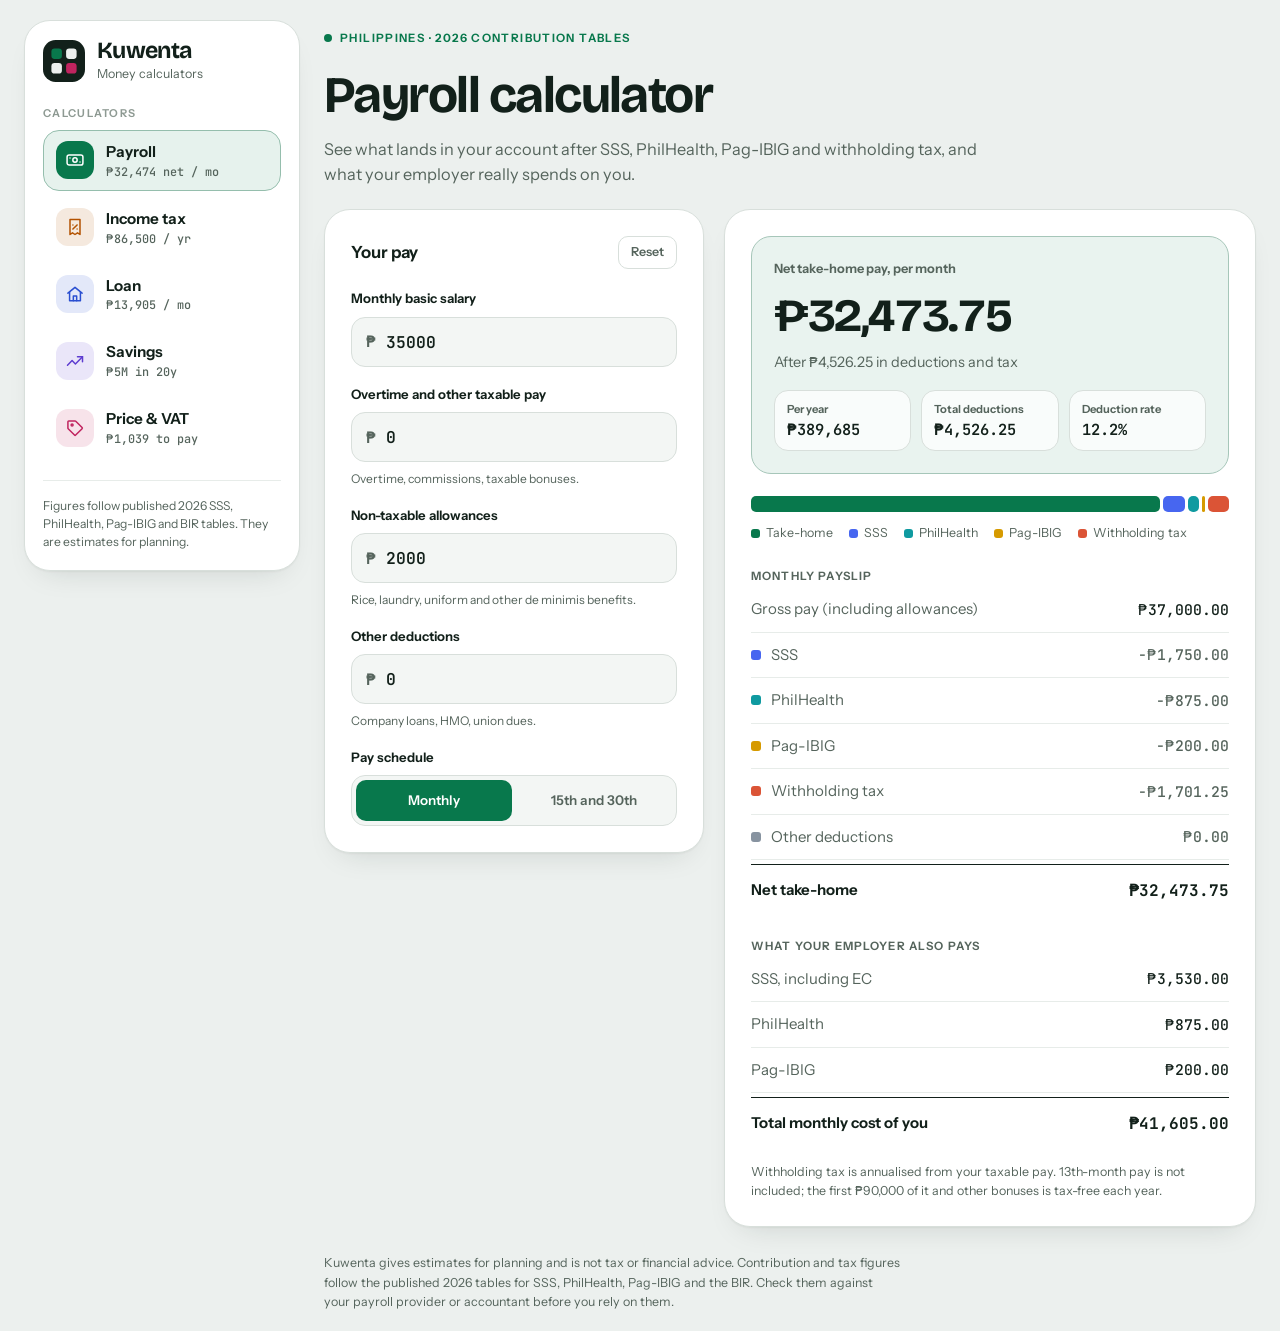
<file: Kuwenta.html>
<!doctype html><html><head><meta charset=utf8><meta name=viewport content="width=device-width,initial-scale=1,viewport-fit=cover"><style>:root{color-scheme:light;box-sizing:border-box;padding-top:env(safe-area-inset-top,0px);padding-bottom:env(safe-area-inset-bottom,0px)}html{scroll-padding-top:env(safe-area-inset-top,0px)}body{margin:0;padding:0;font:14px -apple-system,BlinkMacSystemFont,sans-serif;background:#fff;color:#000}img{max-width:100%}[hidden]:not([hidden=until-found i]){display:none!important}</style></head><body>
<title>Kuwenta</title>
<meta name="claude:viewport-fit-sides" content="cover">
<link rel="stylesheet" href="https://fonts.googleapis.com/css2?family=Bricolage+Grotesque:opsz,wght@12..96,500..800&family=Instrument+Sans:wght@400..700&family=JetBrains+Mono:wght@400..600&display=swap">
<style>
/* Layout: a floating sidebar of five calculators (each showing its live headline figure) beside one calculator stage.
   Every tool has its own accent hue; neutrals lean slightly green so the page feels like one ledger. */
:root{
  --bg:#ECF0EE; --surface:#FFFFFF; --surface-2:#F3F6F4; --line:#D8DFDB; --line-2:#E7ECE9;
  --fg:#12201A; --muted:#55645C; --faint:#8E9A93; --on-accent:#FFFFFF;
  --a-payroll:#08784C; --a-tax:#B35200; --a-loan:#2A4FD1; --a-savings:#5D3CD0; --a-price:#C0245F;
  --s-sss:#4766F0; --s-ph:#0F9AA0; --s-hdmf:#D69A00; --s-tax:#DB5436; --s-other:#8793A0;
  --shadow:0 1px 2px rgba(18,32,26,.05),0 14px 32px -18px rgba(18,32,26,.18);
  --f-display:"Bricolage Grotesque","Instrument Sans",system-ui,sans-serif;
  --f-body:"Instrument Sans",system-ui,-apple-system,"Segoe UI",sans-serif;
  --f-mono:"JetBrains Mono",ui-monospace,SFMono-Regular,Menlo,monospace;
}
@media (prefers-color-scheme:dark){
  :root:not([data-theme="light"]){
    --bg:#0D1411; --surface:#141D19; --surface-2:#1A2520; --line:#26332D; --line-2:#1F2B26;
    --fg:#E9F0EC; --muted:#93A59B; --faint:#62736A; --on-accent:#0A110E;
    --a-payroll:#3FDB98; --a-tax:#FFB04D; --a-loan:#86A2FF; --a-savings:#B39CFF; --a-price:#FF80AE;
    --s-sss:#7F98FF; --s-ph:#3CD0D6; --s-hdmf:#FFC94D; --s-tax:#FF8566; --s-other:#A2AEB9;
    --shadow:0 1px 2px rgba(0,0,0,.4),0 14px 32px -18px rgba(0,0,0,.6);
    color-scheme:dark;
  }
}
:root[data-theme="dark"]{
  --bg:#0D1411; --surface:#141D19; --surface-2:#1A2520; --line:#26332D; --line-2:#1F2B26;
  --fg:#E9F0EC; --muted:#93A59B; --faint:#62736A; --on-accent:#0A110E;
  --a-payroll:#3FDB98; --a-tax:#FFB04D; --a-loan:#86A2FF; --a-savings:#B39CFF; --a-price:#FF80AE;
  --s-sss:#7F98FF; --s-ph:#3CD0D6; --s-hdmf:#FFC94D; --s-tax:#FF8566; --s-other:#A2AEB9;
  --shadow:0 1px 2px rgba(0,0,0,.4),0 14px 32px -18px rgba(0,0,0,.6);
  color-scheme:dark;
}
*{box-sizing:border-box}
body{background:var(--bg);color:var(--fg);font-family:var(--f-body);font-size:15px;line-height:1.5;-webkit-font-smoothing:antialiased}
button,input,select{font:inherit;color:inherit}
.t-payroll{--accent:var(--a-payroll)} .t-tax{--accent:var(--a-tax)} .t-loan{--accent:var(--a-loan)}
.t-savings{--accent:var(--a-savings)} .t-price{--accent:var(--a-price)}
a:focus-visible,button:focus-visible,summary:focus-visible{outline:2px solid var(--accent,var(--fg));outline-offset:2px}

/* shell */
.app{max-width:1320px;margin:0 auto;display:grid;grid-template-columns:276px minmax(0,1fr);gap:24px;padding-block:20px;
  padding-left:max(24px,env(safe-area-inset-left,0px));padding-right:max(24px,env(safe-area-inset-right,0px))}
.side{position:sticky;top:20px;align-self:start;max-height:calc(100vh - 40px);overflow:auto;display:flex;flex-direction:column;gap:22px;
  background:var(--surface);border:1px solid var(--line);border-radius:26px;padding:18px;box-shadow:var(--shadow)}
.brand{display:flex;align-items:center;gap:12px}
.mark{width:42px;height:42px;flex:none}
.m-bg{fill:var(--fg)} .m-k1{fill:var(--a-payroll)} .m-k2{fill:var(--bg)} .m-k3{fill:var(--a-price)}
.wordmark{font:700 1.45rem/1 var(--f-display);letter-spacing:-.03em}
.tagline{font-size:.78rem;color:var(--muted);margin-top:3px}
.nav-label{font:650 .68rem var(--f-body);letter-spacing:.12em;text-transform:uppercase;color:var(--faint);margin-bottom:-12px}
.nav{display:flex;flex-direction:column;gap:6px}
.nav-item{display:flex;align-items:center;gap:12px;padding:10px 12px;border-radius:16px;border:1px solid transparent;color:var(--fg);text-decoration:none;transition:background .15s,border-color .15s}
.nav-item:hover{background:var(--surface-2)}
.nav-item[aria-current="page"]{background:color-mix(in srgb,var(--accent) 10%,var(--surface));border-color:color-mix(in srgb,var(--accent) 32%,var(--line))}
.ico{width:38px;height:38px;border-radius:12px;display:grid;place-items:center;flex:none;background:color-mix(in srgb,var(--accent) 13%,var(--surface));color:var(--accent);transition:background .15s,color .15s}
.nav-item[aria-current="page"] .ico{background:var(--accent);color:var(--on-accent)}
.ico svg{width:20px;height:20px;fill:none;stroke:currentColor;stroke-width:1.8;stroke-linecap:round;stroke-linejoin:round}
.txt{display:grid;min-width:0}
.name{font-weight:650;font-size:.95rem}
.val{font:500 .74rem var(--f-mono);color:var(--muted);white-space:nowrap;overflow:hidden;text-overflow:ellipsis}
.side-note{font-size:.76rem;color:var(--muted);line-height:1.5;border-top:1px solid var(--line-2);padding-top:16px;margin:0}
.stage{min-width:0}

/* calculator panel */
.calc{animation:rise .35s ease both}
@keyframes rise{from{opacity:0;transform:translateY(8px)}to{opacity:1;transform:none}}
.calc-head{margin:6px 0 22px}
.eyebrow{display:inline-flex;align-items:center;gap:8px;font:650 .72rem var(--f-body);letter-spacing:.12em;text-transform:uppercase;color:var(--accent)}
.eyebrow::before{content:"";width:8px;height:8px;border-radius:50%;background:var(--accent)}
h1{font:700 clamp(2rem,4.4vw,3.2rem)/1.02 var(--f-display);letter-spacing:-.03em;margin:.4em 0 .3em;text-wrap:balance}
h1:focus{outline:none}
.lede{color:var(--muted);max-width:60ch;font-size:1.02rem;line-height:1.55;margin:0}
.cols{display:grid;grid-template-columns:minmax(0,5fr) minmax(0,7fr);gap:20px;align-items:start}
.card{background:var(--surface);border:1px solid var(--line);border-radius:26px;padding:26px;box-shadow:var(--shadow);min-width:0}
.card-h{display:flex;justify-content:space-between;align-items:center;margin-bottom:20px}
h2{font:650 1.05rem var(--f-body);margin:0}
.ghost{background:none;border:1px solid var(--line);border-radius:10px;padding:6px 12px;font-size:.78rem;font-weight:600;color:var(--muted);cursor:pointer}
.ghost:hover{color:var(--fg);border-color:var(--faint)}

/* inputs */
.fields{display:grid;gap:18px}
.two{display:grid;grid-template-columns:1fr 1fr;gap:14px}
.field{display:grid;gap:8px;min-width:0}
label,.lab{font-size:.82rem;font-weight:650}
.hint{font-size:.75rem;color:var(--muted);line-height:1.45}
.inp{display:flex;align-items:center;height:50px;padding:0 14px;background:var(--surface-2);border:1px solid var(--line);border-radius:14px;transition:border-color .15s,box-shadow .15s}
.inp:focus-within{border-color:var(--accent);box-shadow:0 0 0 4px color-mix(in srgb,var(--accent) 18%,transparent)}
.inp:has(input:disabled){opacity:.45}
.inp input,.inp select{flex:1;min-width:0;width:100%;height:100%;background:none;border:0;outline:0;font:600 1.02rem var(--f-mono);font-variant-numeric:tabular-nums}
.inp select{font-family:var(--f-body);font-weight:600;font-size:.95rem;cursor:pointer;-webkit-appearance:none;appearance:none;padding-right:22px;
  background:url("data:image/svg+xml,%3Csvg xmlns='http://www.w3.org/2000/svg' width='12' height='8' fill='none' stroke='%238E9A93' stroke-width='2' stroke-linecap='round' stroke-linejoin='round'%3E%3Cpath d='M1 1.5l5 5 5-5'/%3E%3C/svg%3E") no-repeat right 0 center}
.inp select option{color:#12201A;background:#fff}
.pre,.suf{color:var(--muted);font:600 .95rem var(--f-mono)}
.pre{margin-right:8px} .suf{margin-left:8px}
input[type=number]{-moz-appearance:textfield;appearance:textfield}
input[type=number]::-webkit-outer-spin-button,input[type=number]::-webkit-inner-spin-button{-webkit-appearance:none;margin:0}
input[type=range]{-webkit-appearance:none;appearance:none;width:100%;height:22px;background:transparent;cursor:pointer;margin:0}
input[type=range]::-webkit-slider-runnable-track{height:6px;border-radius:6px;background:linear-gradient(to right,var(--accent) var(--p,50%),var(--line) var(--p,50%))}
input[type=range]::-moz-range-track{height:6px;border-radius:6px;background:var(--line)}
input[type=range]::-moz-range-progress{height:6px;border-radius:6px;background:var(--accent)}
input[type=range]::-webkit-slider-thumb{-webkit-appearance:none;box-sizing:border-box;width:20px;height:20px;margin-top:-7px;border-radius:50%;background:var(--accent);border:3px solid var(--surface);box-shadow:0 0 0 1px var(--accent),0 2px 6px rgba(0,0,0,.2)}
input[type=range]::-moz-range-thumb{box-sizing:border-box;width:20px;height:20px;border-radius:50%;background:var(--accent);border:3px solid var(--surface);box-shadow:0 0 0 1px var(--accent)}
input[type=range]:focus-visible{outline:2px solid var(--accent);outline-offset:4px;border-radius:6px}
.seg{position:relative;display:grid;grid-auto-flow:column;grid-auto-columns:1fr;gap:4px;padding:4px;background:var(--surface-2);border:1px solid var(--line);border-radius:14px}
.seg input{position:absolute;opacity:0;width:1px;height:1px;pointer-events:none}
.seg label{padding:10px 8px;text-align:center;border-radius:10px;font-size:.84rem;font-weight:600;color:var(--muted);cursor:pointer;transition:background .15s,color .15s}
.seg input:checked + label{background:var(--accent);color:var(--on-accent)}
.seg input:focus-visible + label{outline:2px solid var(--accent);outline-offset:2px}
.switch{position:relative;display:flex;align-items:center;justify-content:space-between;gap:14px;padding:14px;border:1px solid var(--line);border-radius:14px;background:var(--surface-2);cursor:pointer}
.switch b{display:block;font-size:.86rem}
.switch small{display:block;font-size:.75rem;color:var(--muted)}
.switch input{position:absolute;opacity:0;width:1px;height:1px}
.track{flex:none;width:44px;height:26px;border-radius:26px;background:var(--line);position:relative;transition:background .15s}
.track::after{content:"";position:absolute;top:3px;left:3px;width:20px;height:20px;border-radius:50%;background:var(--surface);box-shadow:0 1px 3px rgba(0,0,0,.3);transition:transform .15s}
.switch input:checked + .track{background:var(--accent)}
.switch input:checked + .track::after{transform:translateX(18px)}
.switch input:focus-visible + .track{outline:2px solid var(--accent);outline-offset:2px}

/* results */
.hero{border-radius:20px;padding:22px;background:color-mix(in srgb,var(--accent) 9%,var(--surface));border:1px solid color-mix(in srgb,var(--accent) 24%,var(--line))}
.lbl{font-size:.8rem;font-weight:650;color:var(--muted)}
.big{font:700 clamp(2rem,3.6vw,2.9rem)/1.05 var(--f-display);letter-spacing:-.03em;margin:.3em 0 .25em;font-variant-numeric:tabular-nums;overflow-wrap:anywhere}
.sub{color:var(--muted);font-size:.9rem}
.chips{display:grid;grid-template-columns:repeat(auto-fit,minmax(128px,1fr));gap:10px;margin-top:16px}
.chip{background:color-mix(in srgb,var(--surface) 75%,transparent);border:1px solid var(--line);border-radius:14px;padding:10px 12px;min-width:0}
.cl{font-size:.7rem;color:var(--muted);font-weight:650}
.cv{font:600 .96rem var(--f-mono);margin-top:2px;overflow-wrap:anywhere}
.bar{display:flex;gap:3px;height:16px;margin-top:22px}
.bar i{display:block;height:100%;border-radius:5px;background:var(--c);min-width:0;transition:flex-grow .35s ease}
.legend{display:flex;flex-wrap:wrap;gap:6px 16px;margin-top:12px;font-size:.78rem;color:var(--muted)}
.legend span{display:inline-flex;align-items:center;gap:6px}
.legend b{width:9px;height:9px;border-radius:3px;background:var(--c);display:inline-block}
.sec{font:650 .72rem var(--f-body);letter-spacing:.1em;text-transform:uppercase;color:var(--muted);margin:26px 0 4px}
.rows{display:grid}
.row{display:flex;align-items:center;gap:10px;padding:11px 0;border-bottom:1px solid var(--line-2)}
.row .dot{width:10px;height:10px;border-radius:3px;flex:none;background:var(--c)}
.row .k{flex:1;min-width:0;color:var(--muted)}
.row .v{font:500 .92rem var(--f-mono);font-variant-numeric:tabular-nums;white-space:nowrap}
.row .v.neg{color:var(--muted)}
.row.total{border-top:1.5px solid var(--fg);border-bottom:0;margin-top:4px;padding-top:14px}
.row.total .k{color:var(--fg);font-weight:650}
.row.total .v{font-weight:700;font-size:1rem}
.note{font-size:.78rem;color:var(--muted);line-height:1.55;margin:16px 0 0}
.cmp{display:grid;grid-template-columns:1fr 1fr;gap:10px;margin-top:8px}
.opt{border:1px solid var(--line);border-radius:14px;padding:12px 14px;min-width:0}
.opt.win{border-color:var(--accent);background:color-mix(in srgb,var(--accent) 8%,var(--surface))}
.ol{font-size:.74rem;color:var(--muted);font-weight:650;display:flex;gap:8px;align-items:center;flex-wrap:wrap}
.ov{font:650 1.08rem var(--f-mono);margin-top:4px;overflow-wrap:anywhere}
.pill{font-size:.62rem;letter-spacing:.06em;text-transform:uppercase;background:var(--accent);color:var(--on-accent);padding:2px 7px;border-radius:20px}
.tbl-wrap{overflow-x:auto;margin-top:6px}
.tbl{width:100%;border-collapse:collapse;font-size:.85rem}
.tbl th{font:650 .66rem var(--f-body);letter-spacing:.08em;text-transform:uppercase;color:var(--muted);text-align:right;padding:8px 10px;border-bottom:1px solid var(--line);white-space:nowrap}
.tbl td{padding:10px;text-align:right;border-bottom:1px solid var(--line-2);font-family:var(--f-mono);font-variant-numeric:tabular-nums;white-space:nowrap}
.tbl th:first-child,.tbl td:first-child{text-align:left}
.tbl td:first-child{font-family:var(--f-body)}
.tbl tr.off td{opacity:.4}
.tbl tr.hot td{background:color-mix(in srgb,var(--accent) 9%,transparent)}
.tbl tfoot td{font-weight:700;border-bottom:0;border-top:1.5px solid var(--fg)}
details.sched{margin-top:20px;border-top:1px solid var(--line-2)}
details.sched summary{cursor:pointer;list-style:none;display:flex;justify-content:space-between;align-items:center;padding:14px 0;font-weight:650;font-size:.9rem}
details.sched summary::-webkit-details-marker{display:none}
details.sched summary::after{content:"";width:8px;height:8px;border-right:2px solid var(--muted);border-bottom:2px solid var(--muted);transform:rotate(45deg);transition:transform .2s;margin-right:4px}
details.sched[open] summary::after{transform:rotate(-135deg)}
.chart{width:100%;height:auto;display:block;margin-top:12px}
.chart .gl{stroke:var(--line);stroke-width:1}
.chart .tick{fill:var(--muted);font:11px var(--f-mono)}
.chart .area{fill:color-mix(in srgb,var(--accent) 14%,transparent)}
.chart .ln{fill:none;stroke:var(--accent);stroke-width:2.5;stroke-linejoin:round;stroke-linecap:round}
.chart .ln2{fill:none;stroke:var(--faint);stroke-width:1.75;stroke-dasharray:5 5}
.chart .b-in{fill:var(--accent)}
.chart .b-ct{fill:color-mix(in srgb,var(--accent) 38%,var(--surface-2))}
.chart .hit{fill:transparent}
.chart .col:hover .b-in,.chart .col:hover .b-ct{opacity:.8}
.tip{position:fixed;z-index:50;pointer-events:none;background:var(--fg);color:var(--bg);padding:8px 11px;border-radius:10px;font:500 .76rem/1.5 var(--f-mono);white-space:pre-line;max-width:250px;box-shadow:0 8px 24px rgba(0,0,0,.25)}
.foot{margin:26px 0 0;color:var(--muted);font-size:.78rem;max-width:72ch;line-height:1.55}

@media (max-width:1060px){.cols{grid-template-columns:minmax(0,1fr)}}
@media (max-width:880px){
  .app{display:block;padding-left:max(16px,env(safe-area-inset-left,0px));padding-right:max(16px,env(safe-area-inset-right,0px))}
  .side{display:contents}
  .brand{margin-bottom:14px}
  .side-note,.nav-label{display:none}
  .stage{padding-bottom:92px}
  .nav{position:fixed;left:0;right:0;bottom:0;z-index:30;display:grid;grid-template-columns:repeat(5,minmax(0,1fr));gap:2px;
    padding:8px max(8px,env(safe-area-inset-right,0px)) calc(8px + env(safe-area-inset-bottom,0px)) max(8px,env(safe-area-inset-left,0px));
    background:color-mix(in srgb,var(--surface) 94%,transparent);border-top:1px solid var(--line);-webkit-backdrop-filter:blur(14px);backdrop-filter:blur(14px)}
  .nav-item{flex-direction:column;gap:4px;padding:6px 2px;border-radius:14px}
  .nav-item .ico{width:34px;height:34px}
  .txt{justify-items:center}
  .name{font-size:.68rem;font-weight:600;white-space:nowrap}
  .val{display:none}
}
@media (max-width:520px){
  .card{padding:20px;border-radius:22px}
  .two,.cmp{grid-template-columns:1fr}
  .hero{padding:18px}
}
@media (prefers-reduced-motion:reduce){*{animation:none!important;transition:none!important}}
</style>

<div class="app">
  <aside class="side">
    <div class="brand">
      <svg class="mark" viewBox="0 0 40 40" aria-hidden="true"><rect class="m-bg" width="40" height="40" rx="12"/><rect class="m-k1" x="8" y="8" width="10" height="10" rx="3"/><rect class="m-k2" x="22" y="8" width="10" height="10" rx="3"/><rect class="m-k2" x="8" y="22" width="10" height="10" rx="3"/><rect class="m-k3" x="22" y="22" width="10" height="10" rx="3"/></svg>
      <div><div class="wordmark">Kuwenta</div><div class="tagline">Money calculators</div></div>
    </div>
    <div class="nav-label" id="nav-label">Calculators</div>
    <nav class="nav" aria-labelledby="nav-label">
      <a class="nav-item t-payroll" href="#payroll" data-k="payroll"><span class="ico"><svg viewBox="0 0 24 24" aria-hidden="true"><rect x="2.5" y="6" width="19" height="12" rx="2.5"/><circle cx="12" cy="12" r="2.6"/><path d="M6 9.5h.01M18 14.5h.01"/></svg></span><span class="txt"><span class="name">Payroll</span><span class="val" id="nv-payroll"></span></span></a>
      <a class="nav-item t-tax" href="#tax" data-k="tax"><span class="ico"><svg viewBox="0 0 24 24" aria-hidden="true"><path d="M6 3h12v18l-3-2-3 2-3-2-3 2z"/><path d="M9.5 9.5h.01M14.5 14.5h.01M14.5 9.5l-5 5"/></svg></span><span class="txt"><span class="name">Income tax</span><span class="val" id="nv-tax"></span></span></a>
      <a class="nav-item t-loan" href="#loan" data-k="loan"><span class="ico"><svg viewBox="0 0 24 24" aria-hidden="true"><path d="M3.5 11 12 4l8.5 7"/><path d="M5.5 9.8V20h13V9.8"/><path d="M10 20v-5.5h4V20"/></svg></span><span class="txt"><span class="name">Loan</span><span class="val" id="nv-loan"></span></span></a>
      <a class="nav-item t-savings" href="#savings" data-k="savings"><span class="ico"><svg viewBox="0 0 24 24" aria-hidden="true"><path d="M3 17l5.5-5.5 4 4L21 7"/><path d="M15 7h6v6"/></svg></span><span class="txt"><span class="name">Savings</span><span class="val" id="nv-savings"></span></span></a>
      <a class="nav-item t-price" href="#price" data-k="price"><span class="ico"><svg viewBox="0 0 24 24" aria-hidden="true"><path d="M3.5 12.2V4.5a1 1 0 0 1 1-1h7.7a1 1 0 0 1 .7.3l7.6 7.6a1 1 0 0 1 0 1.4l-7.7 7.7a1 1 0 0 1-1.4 0l-7.6-7.6a1 1 0 0 1-.3-.7z"/><circle cx="8.5" cy="8.5" r="1.2"/></svg></span><span class="txt"><span class="name">Price &amp; VAT</span><span class="val" id="nv-price"></span></span></a>
    </nav>
    <p class="side-note">Figures follow published 2026 SSS, PhilHealth, Pag-IBIG and BIR tables. They are estimates for planning.</p>
  </aside>

  <main class="stage" id="stage">

    <!-- PAYROLL -->
    <section class="calc t-payroll" id="calc-payroll" data-k="payroll" aria-labelledby="h-payroll" hidden>
      <header class="calc-head">
        <span class="eyebrow">Philippines · 2026 contribution tables</span>
        <h1 id="h-payroll" tabindex="-1">Payroll calculator</h1>
        <p class="lede">See what lands in your account after SSS, PhilHealth, Pag-IBIG and withholding tax, and what your employer really spends on you.</p>
      </header>
      <div class="cols">
        <form class="card" autocomplete="off" novalidate>
          <div class="card-h"><h2>Your pay</h2><button type="reset" class="ghost">Reset</button></div>
          <div class="fields">
            <div class="field"><label for="pay-basic">Monthly basic salary</label><div class="inp"><span class="pre">₱</span><input id="pay-basic" type="number" inputmode="decimal" min="0" step="any" value="35000"></div></div>
            <div class="field"><label for="pay-ot">Overtime and other taxable pay</label><div class="inp"><span class="pre">₱</span><input id="pay-ot" type="number" inputmode="decimal" min="0" step="any" value="0"></div><span class="hint">Overtime, commissions, taxable bonuses.</span></div>
            <div class="field"><label for="pay-allow">Non-taxable allowances</label><div class="inp"><span class="pre">₱</span><input id="pay-allow" type="number" inputmode="decimal" min="0" step="any" value="2000"></div><span class="hint">Rice, laundry, uniform and other de minimis benefits.</span></div>
            <div class="field"><label for="pay-other">Other deductions</label><div class="inp"><span class="pre">₱</span><input id="pay-other" type="number" inputmode="decimal" min="0" step="any" value="0"></div><span class="hint">Company loans, HMO, union dues.</span></div>
            <div class="field"><span class="lab">Pay schedule</span>
              <div class="seg" role="radiogroup" aria-label="Pay schedule">
                <input type="radio" name="pay-sched" id="ps-m" value="monthly" checked><label for="ps-m">Monthly</label>
                <input type="radio" name="pay-sched" id="ps-s" value="semi"><label for="ps-s">15th and 30th</label>
              </div>
            </div>
          </div>
        </form>
        <div class="card">
          <div class="hero">
            <div class="lbl">Net take-home pay, per month</div>
            <div class="big" id="pay-net">—</div>
            <div class="sub" id="pay-sub"></div>
            <div class="chips">
              <div class="chip"><div class="cl">Per year</div><div class="cv" id="pay-year"></div></div>
              <div class="chip"><div class="cl">Total deductions</div><div class="cv" id="pay-ded"></div></div>
              <div class="chip"><div class="cl">Deduction rate</div><div class="cv" id="pay-rate"></div></div>
            </div>
          </div>
          <div class="bar" id="pay-bar" role="img" aria-label="Share of gross pay by take-home and deduction"></div>
          <div class="legend" id="pay-legend"></div>
          <div class="sec">Monthly payslip</div>
          <div class="rows" id="pay-rows"></div>
          <div class="sec">What your employer also pays</div>
          <div class="rows" id="pay-er"></div>
          <p class="note">Withholding tax is annualised from your taxable pay. 13th-month pay is not included; the first ₱90,000 of it and other bonuses is tax-free each year.</p>
        </div>
      </div>
    </section>

    <!-- INCOME TAX -->
    <section class="calc t-tax" id="calc-tax" data-k="tax" aria-labelledby="h-tax" hidden>
      <header class="calc-head">
        <span class="eyebrow">Philippines · TRAIN brackets, 2023 onward</span>
        <h1 id="h-tax" tabindex="-1">Income tax calculator</h1>
        <p class="lede">Work out your annual income tax and check whether the 8% flat option would cost you less than graduated rates.</p>
      </header>
      <div class="cols">
        <form class="card" autocomplete="off" novalidate>
          <div class="card-h"><h2>Your year</h2><button type="reset" class="ghost">Reset</button></div>
          <div class="fields">
            <div class="field"><label for="tx-gross">Annual gross income</label><div class="inp"><span class="pre">₱</span><input id="tx-gross" type="number" inputmode="decimal" min="0" step="any" value="720000"></div><span class="hint">Everything you earn in the year before tax.</span></div>
            <div class="field"><label for="tx-ded">Deductions</label><div class="inp"><span class="pre">₱</span><input id="tx-ded" type="number" inputmode="decimal" min="0" step="any" value="0"></div><span class="hint">SSS, PhilHealth and Pag-IBIG you paid, plus the first ₱90,000 of 13th-month pay and bonuses. Used for graduated rates only.</span></div>
            <div class="field"><span class="lab">Method</span>
              <div class="seg" role="radiogroup" aria-label="Tax method">
                <input type="radio" name="tx-method" id="tm-g" value="grad" checked><label for="tm-g">Graduated rates</label>
                <input type="radio" name="tx-method" id="tm-f" value="flat"><label for="tm-f">8% flat</label>
              </div>
              <span class="hint">The 8% option is for self-employed people and freelancers with gross receipts up to ₱3,000,000. The first ₱250,000 is exempt.</span>
            </div>
          </div>
        </form>
        <div class="card">
          <div class="hero">
            <div class="lbl" id="tx-lbl">Income tax for the year</div>
            <div class="big" id="tx-due">—</div>
            <div class="sub" id="tx-sub"></div>
            <div class="chips">
              <div class="chip"><div class="cl">Effective rate</div><div class="cv" id="tx-eff"></div></div>
              <div class="chip"><div class="cl">Top bracket rate</div><div class="cv" id="tx-mar"></div></div>
              <div class="chip"><div class="cl">Set aside monthly</div><div class="cv" id="tx-mon"></div></div>
            </div>
          </div>
          <div class="bar" id="tx-bar" role="img" aria-label="Share of income kept versus paid as tax"></div>
          <div class="legend" id="tx-legend"></div>
          <div class="sec">Which method costs less</div>
          <div class="cmp" id="tx-cmp"></div>
          <p class="note" id="tx-note"></p>
          <div class="sec">Graduated tax, bracket by bracket</div>
          <div class="tbl-wrap"><table class="tbl"><thead><tr><th>Bracket</th><th>Rate</th><th>Taxed income</th><th>Tax</th></tr></thead><tbody id="tx-tbl"></tbody><tfoot id="tx-foot"></tfoot></table></div>
        </div>
      </div>
    </section>

    <!-- LOAN -->
    <section class="calc t-loan" id="calc-loan" data-k="loan" aria-labelledby="h-loan" hidden>
      <header class="calc-head">
        <span class="eyebrow">Home, car or personal loan</span>
        <h1 id="h-loan" tabindex="-1">Loan calculator</h1>
        <p class="lede">Find your monthly payment, the interest you will pay in total, and how much sooner and cheaper extra payments get you to zero.</p>
      </header>
      <div class="cols">
        <form class="card" autocomplete="off" novalidate>
          <div class="card-h"><h2>The loan</h2><button type="reset" class="ghost">Reset</button></div>
          <div class="fields">
            <div class="field"><label for="ln-amt">Loan amount</label><div class="inp"><span class="pre">₱</span><input id="ln-amt" type="number" inputmode="decimal" min="0" step="any" value="1500000"></div></div>
            <div class="field"><label for="ln-rate">Interest rate per year</label><div class="inp"><input id="ln-rate" type="number" inputmode="decimal" min="0" step="any" value="7.5"><span class="suf">%</span></div><input type="range" data-for="ln-rate" min="0" max="20" step="0.05" value="7.5" aria-label="Interest rate slider"></div>
            <div class="field"><label for="ln-yrs">Term</label><div class="inp"><input id="ln-yrs" type="number" inputmode="decimal" min="1" step="1" value="15"><span class="suf">years</span></div><input type="range" data-for="ln-yrs" min="1" max="30" step="1" value="15" aria-label="Loan term slider"></div>
            <div class="field"><label for="ln-extra">Extra payment each month</label><div class="inp"><span class="pre">₱</span><input id="ln-extra" type="number" inputmode="decimal" min="0" step="any" value="0"></div><span class="hint">Optional. Extra goes straight to principal.</span></div>
          </div>
        </form>
        <div class="card">
          <div class="hero">
            <div class="lbl">Monthly payment</div>
            <div class="big" id="ln-pmt">—</div>
            <div class="sub" id="ln-sub"></div>
            <div class="chips">
              <div class="chip"><div class="cl">Total interest</div><div class="cv" id="ln-int"></div></div>
              <div class="chip"><div class="cl">Total paid</div><div class="cv" id="ln-paid"></div></div>
              <div class="chip"><div class="cl" id="ln-c3l">Interest share</div><div class="cv" id="ln-c3"></div></div>
            </div>
          </div>
          <div class="sec">Balance over time</div>
          <div id="ln-chart"></div>
          <div class="legend" id="ln-legend"></div>
          <details class="sched"><summary>Year-by-year schedule</summary>
            <div class="tbl-wrap"><table class="tbl"><thead><tr><th>Year</th><th>Principal</th><th>Interest</th><th>Balance</th></tr></thead><tbody id="ln-tbl"></tbody></table></div>
          </details>
        </div>
      </div>
    </section>

    <!-- SAVINGS -->
    <section class="calc t-savings" id="calc-savings" data-k="savings" aria-labelledby="h-savings" hidden>
      <header class="calc-head">
        <span class="eyebrow">Compound growth</span>
        <h1 id="h-savings" tabindex="-1">Savings calculator</h1>
        <p class="lede">Project how a starting deposit and steady monthly savings grow with compound interest, and what that money is worth after inflation.</p>
      </header>
      <div class="cols">
        <form class="card" autocomplete="off" novalidate>
          <div class="card-h"><h2>Your plan</h2><button type="reset" class="ghost">Reset</button></div>
          <div class="fields">
            <div class="two">
              <div class="field"><label for="sv-init">Starting amount</label><div class="inp"><span class="pre">₱</span><input id="sv-init" type="number" inputmode="decimal" min="0" step="any" value="100000"></div></div>
              <div class="field"><label for="sv-month">Added each month</label><div class="inp"><span class="pre">₱</span><input id="sv-month" type="number" inputmode="decimal" min="0" step="any" value="10000"></div></div>
            </div>
            <div class="field"><label for="sv-rate">Return per year</label><div class="inp"><input id="sv-rate" type="number" inputmode="decimal" min="0" step="any" value="6"><span class="suf">%</span></div><input type="range" data-for="sv-rate" min="0" max="20" step="0.1" value="6" aria-label="Return slider"></div>
            <div class="field"><label for="sv-yrs">Time</label><div class="inp"><input id="sv-yrs" type="number" inputmode="decimal" min="1" step="1" value="20"><span class="suf">years</span></div><input type="range" data-for="sv-yrs" min="1" max="50" step="1" value="20" aria-label="Years slider"></div>
            <div class="two">
              <div class="field"><label for="sv-comp">Compounding</label><div class="inp"><select id="sv-comp"><option value="12" selected>Monthly</option><option value="4">Quarterly</option><option value="1">Yearly</option><option value="365">Daily</option></select></div></div>
              <div class="field"><label for="sv-infl">Inflation</label><div class="inp"><input id="sv-infl" type="number" inputmode="decimal" min="0" step="any" value="3.5"><span class="suf">%</span></div></div>
            </div>
          </div>
        </form>
        <div class="card">
          <div class="hero">
            <div class="lbl" id="sv-lbl">Balance after 20 years</div>
            <div class="big" id="sv-final">—</div>
            <div class="sub" id="sv-sub"></div>
            <div class="chips">
              <div class="chip"><div class="cl">You put in</div><div class="cv" id="sv-put"></div></div>
              <div class="chip"><div class="cl">Interest earned</div><div class="cv" id="sv-int"></div></div>
              <div class="chip"><div class="cl">Interest share</div><div class="cv" id="sv-share"></div></div>
            </div>
          </div>
          <div class="sec">Growth by year</div>
          <div id="sv-chart"></div>
          <div class="legend"><span><b style="--c:color-mix(in srgb,var(--accent) 38%,var(--surface-2))"></b>Your deposits</span><span><b style="--c:var(--accent)"></b>Interest earned</span></div>
        </div>
      </div>
    </section>

    <!-- PRICE & VAT -->
    <section class="calc t-price" id="calc-price" data-k="price" aria-labelledby="h-price" hidden>
      <header class="calc-head">
        <span class="eyebrow">Shopping and small business</span>
        <h1 id="h-price" tabindex="-1">Price and VAT calculator</h1>
        <p class="lede">Add or strip out VAT, apply a discount, or check the Senior and PWD privilege, and see exactly what ends up on the receipt.</p>
      </header>
      <div class="cols">
        <form class="card" autocomplete="off" novalidate>
          <div class="card-h"><h2>The item</h2><button type="reset" class="ghost">Reset</button></div>
          <div class="fields">
            <div class="field"><span class="lab">Price on the tag</span>
              <div class="seg" role="radiogroup" aria-label="Price basis">
                <input type="radio" name="pr-basis" id="pb-in" value="in" checked><label for="pb-in">Includes VAT</label>
                <input type="radio" name="pr-basis" id="pb-ex" value="ex"><label for="pb-ex">Excludes VAT</label>
              </div>
            </div>
            <div class="two">
              <div class="field"><label for="pr-amt">Price each</label><div class="inp"><span class="pre">₱</span><input id="pr-amt" type="number" inputmode="decimal" min="0" step="any" value="1299"></div></div>
              <div class="field"><label for="pr-qty">Quantity</label><div class="inp"><input id="pr-qty" type="number" inputmode="numeric" min="1" step="1" value="1"></div></div>
            </div>
            <div class="two">
              <div class="field"><label for="pr-disc">Discount</label><div class="inp"><input id="pr-disc" type="number" inputmode="decimal" min="0" step="any" value="20"><span class="suf">%</span></div></div>
              <div class="field"><label for="pr-vat">VAT rate</label><div class="inp"><input id="pr-vat" type="number" inputmode="decimal" min="0" step="any" value="12"><span class="suf">%</span></div></div>
            </div>
            <label class="switch" for="pr-senior"><span><b>Senior or PWD privilege</b><small>VAT-exempt plus a flat 20% discount</small></span><input id="pr-senior" type="checkbox"><span class="track" aria-hidden="true"></span></label>
          </div>
        </form>
        <div class="card">
          <div class="hero">
            <div class="lbl">You pay</div>
            <div class="big" id="pr-total">—</div>
            <div class="sub" id="pr-sub"></div>
            <div class="chips">
              <div class="chip"><div class="cl">You save</div><div class="cv" id="pr-save"></div></div>
              <div class="chip"><div class="cl">VAT included</div><div class="cv" id="pr-vatamt"></div></div>
              <div class="chip"><div class="cl">Price before VAT</div><div class="cv" id="pr-net"></div></div>
            </div>
          </div>
          <div class="bar" id="pr-bar" role="img" aria-label="Breakdown of the list price into what you pay and what you save"></div>
          <div class="legend" id="pr-legend"></div>
          <div class="sec">Receipt</div>
          <div class="rows" id="pr-rows"></div>
          <p class="note" id="pr-note"></p>
        </div>
      </div>
    </section>

    <p class="foot">Kuwenta gives estimates for planning and is not tax or financial advice. Contribution and tax figures follow the published 2026 tables for SSS, PhilHealth, Pag-IBIG and the BIR. Check them against your payroll provider or accountant before you rely on them.</p>
  </main>
</div>
<div class="tip" id="tip" hidden></div>

<script>
(function(){
'use strict';

/*LOGIC*/
const clamp=(v,a,b)=>Math.min(b,Math.max(a,v));
const BRACKETS=[
  {from:0,to:250000,rate:0},{from:250000,to:400000,rate:0.15},{from:400000,to:800000,rate:0.20},
  {from:800000,to:2000000,rate:0.25},{from:2000000,to:8000000,rate:0.30},{from:8000000,to:Infinity,rate:0.35}
];
function incomeTax(ti){let t=0;for(const b of BRACKETS){if(ti>b.from)t+=(Math.min(ti,b.to)-b.from)*b.rate;}return t;}
function flatTax(gross){return gross<=3000000?Math.max(0,gross-250000)*0.08:null;}
function sss(comp){
  if(comp<=0)return{msc:0,ee:0,er:0};
  const msc=clamp(Math.round(comp/500)*500,5000,35000);
  return{msc:msc,ee:msc*0.05,er:msc*0.10+(msc<15000?10:30)};
}
function philhealth(basic){
  if(basic<=0)return{ee:0,er:0};
  const base=clamp(basic,10000,100000);
  return{ee:base*0.025,er:base*0.025};
}
function pagibig(comp){
  const base=Math.min(Math.max(comp,0),10000);
  return{ee:base*(comp<=1500?0.01:0.02),er:base*0.02};
}
function payroll(o){
  const comp=o.basic+o.ot, gross=comp+o.allow;
  const s=sss(comp), p=philhealth(o.basic), h=pagibig(comp);
  const contrib=s.ee+p.ee+h.ee;
  const taxable=Math.max(0,comp-contrib);
  const tax=incomeTax(taxable*12)/12;
  const ded=contrib+tax+o.other;
  const er=s.er+p.er+h.er;
  return{comp:comp,gross:gross,sss:s.ee,ph:p.ee,hdmf:h.ee,tax:tax,other:o.other,ded:ded,net:gross-ded,taxable:taxable,
    ersss:s.er,erph:p.er,erhdmf:h.er,er:er,cost:gross+er};
}
function amortize(P,annual,years,extra){
  const n=Math.max(1,Math.round(years*12)), r=annual/1200;
  const pmt=P<=0?0:(r===0?P/n:P*r/(1-Math.pow(1+r,-n)));
  const bal=[P];let b=P,interest=0,m=0,yi=0,yp=0;const yr=[];
  while(b>0.005&&m<n+1200){
    const i=b*r;let pr=pmt+extra-i;
    if(pr>b)pr=b;
    b-=pr;interest+=i;m++;bal.push(b);yi+=i;yp+=pr;
    if(m%12===0){yr.push({y:m/12,principal:yp,interest:yi,balance:b});yi=0;yp=0;}
  }
  if(m%12!==0&&m>0)yr.push({y:Math.ceil(m/12),principal:yp,interest:yi,balance:b});
  return{pmt:pmt,n:n,months:m,interest:interest,paid:P+interest,bal:bal,yr:yr};
}
function grow(o){
  const n=Math.max(1,Math.round(o.years));
  const rm=Math.pow(1+o.rate/100/o.comp,o.comp/12)-1;
  let b=o.init;const rows=[];
  for(let m=1;m<=n*12;m++){
    b=b*(1+rm)+o.monthly;
    if(m%12===0){const put=o.init+o.monthly*m;rows.push({y:m/12,balance:b,put:put,interest:b-put});}
  }
  const last=rows[rows.length-1];
  return{rows:rows,n:n,final:last.balance,put:last.put,interest:last.interest,real:last.balance/Math.pow(1+o.infl/100,n)};
}
function priceCalc(o){
  const v=o.vat/100;
  const listNet=(o.basis==='in'?o.p/(1+v):o.p)*o.qty;
  const listGross=listNet*(1+v);
  const rate=o.senior?0.2:o.disc/100;
  const discount=listNet*rate;
  const net=listNet-discount;
  const vatAmt=o.senior?0:net*v;
  const total=net+vatAmt;
  return{listNet:listNet,listGross:listGross,discount:discount,net:net,vatAmt:vatAmt,total:total,saved:listGross-total,rate:rate};
}
function niceStep(v,ticks){
  if(v<=0)return 1;
  const raw=v/ticks,e=Math.pow(10,Math.floor(Math.log10(raw))),f=raw/e;
  return(f<=1?1:f<=2?2:f<=5?5:10)*e;
}
/*END LOGIC*/

const $=id=>document.getElementById(id);
const REDUCED=window.matchMedia&&matchMedia('(prefers-reduced-motion: reduce)').matches;
const num=(id,max)=>{const v=parseFloat($(id).value);return isFinite(v)?clamp(v,0,max||1e12):0;};
const val=name=>document.querySelector('input[name="'+name+'"]:checked').value;
const group=(n,d)=>Math.abs(n).toLocaleString('en-US',{minimumFractionDigits:d,maximumFractionDigits:d});
const money=(v,d)=>{d=d===undefined?2:d;const f=Math.pow(10,d),r=Math.round(v*f)/f;return(r<0?'−':'')+'₱'+group(r,d);};
const money0=v=>money(v,0);
const neg=v=>v>0.004?'−'+money(v):money(0);
const trim1=x=>(Math.round(x*10)/10).toString();
const compact=v=>{const a=Math.abs(v),s=v<0?'−':'';
  if(a>=1e9)return s+'₱'+trim1(a/1e9)+'B';
  if(a>=1e6)return s+'₱'+trim1(a/1e6)+'M';
  if(a>=1e3)return s+'₱'+trim1(a/1e3)+'K';
  return s+'₱'+Math.round(a);};
const pct=(v,d)=>{d=d===undefined?1:d;return(Math.round(v*Math.pow(10,d))/Math.pow(10,d)).toFixed(d)+'%';};

function setNum(el,to,f){
  const from=el._v;el._v=to;
  if(from==null||REDUCED||Math.abs(from-to)<1e-9){el.textContent=f(to);return;}
  cancelAnimationFrame(el._r);
  const t0=performance.now(),D=320;
  const step=t=>{
    const k=Math.min(1,(t-t0)/D),e=1-Math.pow(1-k,3);
    el.textContent=f(from+(to-from)*e);
    if(k<1)el._r=requestAnimationFrame(step);else el.textContent=f(to);
  };
  el._r=requestAnimationFrame(step);
}
const rowsHTML=list=>list.map(r=>'<div class="row'+(r.t?' total':'')+'">'+(r.c?'<i class="dot" style="--c:'+r.c+'"></i>':'')+'<span class="k">'+r.k+'</span><span class="v'+(r.n?' neg':'')+'">'+r.v+'</span></div>').join('');
const barHTML=segs=>segs.filter(s=>s.v>0.0001).map(s=>'<i style="--c:'+s.c+';flex:'+s.v+' 1 0"></i>').join('');
const legendHTML=segs=>segs.filter(s=>s.v>0.0001).map(s=>'<span><b style="--c:'+s.c+'"></b>'+s.l+'</span>').join('');
const navVal=(k,t)=>{$('nv-'+k).textContent=t;};

/* PAYROLL */
function upPayroll(){
  const r=payroll({basic:num('pay-basic'),ot:num('pay-ot'),allow:num('pay-allow'),other:num('pay-other')});
  const semi=val('pay-sched')==='semi';
  setNum($('pay-net'),r.net,money);
  $('pay-sub').textContent=semi?'Two paydays of '+money(r.net/2)+' each':'After '+money(r.ded)+' in deductions and tax';
  $('pay-year').textContent=money0(r.net*12);
  $('pay-ded').textContent=money(r.ded);
  $('pay-rate').textContent=pct(r.gross>0?r.ded/r.gross*100:0);
  const segs=[
    {v:Math.max(0,r.net),c:'var(--accent)',l:'Take-home'},{v:r.sss,c:'var(--s-sss)',l:'SSS'},{v:r.ph,c:'var(--s-ph)',l:'PhilHealth'},
    {v:r.hdmf,c:'var(--s-hdmf)',l:'Pag-IBIG'},{v:r.tax,c:'var(--s-tax)',l:'Withholding tax'},{v:r.other,c:'var(--s-other)',l:'Other'}];
  $('pay-bar').innerHTML=barHTML(segs);
  $('pay-legend').innerHTML=legendHTML(segs);
  $('pay-rows').innerHTML=rowsHTML([
    {k:'Gross pay (including allowances)',v:money(r.gross)},
    {k:'SSS',v:neg(r.sss),c:'var(--s-sss)',n:1},
    {k:'PhilHealth',v:neg(r.ph),c:'var(--s-ph)',n:1},
    {k:'Pag-IBIG',v:neg(r.hdmf),c:'var(--s-hdmf)',n:1},
    {k:'Withholding tax',v:neg(r.tax),c:'var(--s-tax)',n:1},
    {k:'Other deductions',v:neg(r.other),c:'var(--s-other)',n:1},
    {k:'Net take-home',v:money(r.net),t:1}]);
  $('pay-er').innerHTML=rowsHTML([
    {k:'SSS, including EC',v:money(r.ersss)},{k:'PhilHealth',v:money(r.erph)},{k:'Pag-IBIG',v:money(r.erhdmf)},
    {k:'Total monthly cost of you',v:money(r.cost),t:1}]);
  navVal('payroll',money0(r.net)+' net / mo');
}

/* INCOME TAX */
function upTax(){
  const gross=num('tx-gross'),ded=num('tx-ded');
  const ti=Math.max(0,gross-ded);
  const g=incomeTax(ti),f=flatTax(gross);
  const useFlat=val('tx-method')==='flat'&&f!==null;
  const due=useFlat?f:g;
  let mar=0;for(const b of BRACKETS){if(ti>b.from)mar=b.rate;}
  if(useFlat)mar=0.08;
  $('tx-lbl').textContent='Income tax for the year · '+(useFlat?'8% flat option':'graduated rates');
  setNum($('tx-due'),due,money0);
  $('tx-sub').textContent='You keep '+money0(gross-due)+' of '+money0(gross);
  $('tx-eff').textContent=pct(gross>0?due/gross*100:0);
  $('tx-mar').textContent=pct(mar*100,0);
  $('tx-mon').textContent=money0(due/12);
  const segs=[{v:Math.max(0,gross-due),c:'var(--accent)',l:'You keep'},{v:due,c:'var(--s-tax)',l:'Income tax'}];
  $('tx-bar').innerHTML=barHTML(segs);$('tx-legend').innerHTML=legendHTML(segs);
  const best=(f===null||g<=f)?0:1;
  const opts=[{l:'Graduated rates',v:g,ok:true},{l:'8% flat option',v:f,ok:f!==null}];
  $('tx-cmp').innerHTML=opts.map((o,i)=>'<div class="opt'+(o.ok&&i===best&&Math.abs(g-(f===null?g:f))>=0.5?' win':'')+'"><div class="ol">'+o.l+(o.ok&&i===best&&Math.abs(g-(f===null?g:f))>=0.5?' <span class="pill">Lower</span>':'')+'</div><div class="ov">'+(o.ok?money0(o.v):'Not available')+'</div></div>').join('');
  $('tx-note').textContent=f===null?'The 8% option is only open to self-employed taxpayers with gross receipts up to ₱3,000,000.'
    :Math.abs(g-f)<0.5?'Both methods come to the same amount.'
    :g<f?'Graduated rates save you '+money0(f-g)+' a year.':'The 8% option saves you '+money0(g-f)+' a year.';
  let hotIdx=-1;BRACKETS.forEach((b,i)=>{if(ti>b.from)hotIdx=i;});
  $('tx-tbl').innerHTML=BRACKETS.map((b,i)=>{
    const inb=Math.max(0,Math.min(ti,b.to)-b.from);
    const label=b.from===0?'Up to ₱250,000':b.to===Infinity?'Over ₱8,000,000':'₱'+group(b.from+1,0)+' – ₱'+group(b.to,0);
    return '<tr class="'+(inb>0?(i===hotIdx?'hot':''):'off')+'"><td>'+label+'</td><td>'+pct(b.rate*100,0)+'</td><td>'+money0(inb)+'</td><td>'+money0(inb*b.rate)+'</td></tr>';
  }).join('');
  $('tx-foot').innerHTML='<tr><td>Total</td><td></td><td>'+money0(ti)+'</td><td>'+money0(g)+'</td></tr>';
  navVal('tax',money0(due)+' / yr');
}

/* LOAN */
function loanChart(a,base,P,showBase){
  const W=640,H=250,L=58,R=12,T=14,B=30,iw=W-L-R,ih=H-T-B;
  const N=Math.max(a.months,base.months,1);
  const X=i=>L+i/N*iw,Y=v=>T+ih-(P>0?v/P:0)*ih;
  const path=arr=>arr.map((v,i)=>(i?'L':'M')+X(i).toFixed(1)+' '+Y(v).toFixed(1)).join('');
  let s='<svg class="chart" viewBox="0 0 '+W+' '+H+'" role="img" aria-label="Loan balance over time">';
  for(let k=0;k<=4;k++){const v=P*k/4,y=Y(v);
    s+='<line class="gl" x1="'+L+'" x2="'+(W-R)+'" y1="'+y.toFixed(1)+'" y2="'+y.toFixed(1)+'"/><text class="tick" x="'+(L-8)+'" y="'+(y+4).toFixed(1)+'" text-anchor="end">'+compact(v)+'</text>';}
  const yrs=Math.ceil(N/12),step=Math.max(1,Math.ceil(yrs/7));
  for(let y=0;y<=yrs;y+=step){s+='<text class="tick" x="'+X(Math.min(y*12,N)).toFixed(1)+'" y="'+(H-8)+'" text-anchor="middle">'+y+'y</text>';}
  s+='<path class="area" d="'+path(a.bal)+'L'+X(a.bal.length-1).toFixed(1)+' '+Y(0)+'L'+X(0).toFixed(1)+' '+Y(0)+'Z"/>';
  if(showBase)s+='<path class="ln2" d="'+path(base.bal)+'"/>';
  s+='<path class="ln" d="'+path(a.bal)+'"/>';
  for(let y=1;y<=yrs;y++){
    const idx=Math.min(12*y,a.bal.length-1),b=a.bal[idx];
    const x0=X((y-1)*12),x1=X(Math.min(y*12,N));
    s+='<rect class="hit" x="'+x0.toFixed(1)+'" y="'+T+'" width="'+Math.max(1,x1-x0).toFixed(1)+'" height="'+ih+'" data-tip="Year '+y+'&#10;Balance '+money0(b)+'&#10;Paid off '+pct(P>0?(1-b/P)*100:0,0)+'"/>';
  }
  return s+'</svg>';
}
function upLoan(){
  const P=num('ln-amt',1e11),rate=num('ln-rate',60),yrs=clamp(num('ln-yrs',60),1,60),extra=num('ln-extra',1e10);
  const a=amortize(P,rate,yrs,extra),base=extra>0?amortize(P,rate,yrs,0):a;
  setNum($('ln-pmt'),a.pmt+extra,money);
  if(P<=0){$('ln-sub').textContent='Enter a loan amount to begin';}
  else{
    const d=new Date();d.setDate(1);d.setMonth(d.getMonth()+a.months);
    const when=d.toLocaleDateString('en-US',{month:'short',year:'numeric'});
    $('ln-sub').textContent='Debt-free by '+when+' · '+a.months+' payments'+(extra>0&&base.months>a.months?' ('+(base.months-a.months)+' months sooner)':'');
  }
  $('ln-int').textContent=money0(a.interest);
  $('ln-paid').textContent=money0(a.paid);
  if(extra>0){$('ln-c3l').textContent='Interest saved';$('ln-c3').textContent=money0(base.interest-a.interest);}
  else{$('ln-c3l').textContent='Interest share';$('ln-c3').textContent=pct(a.paid>0?a.interest/a.paid*100:0);}
  $('ln-chart').innerHTML=loanChart(a,base,P,extra>0);
  $('ln-legend').innerHTML=extra>0?'<span><b style="--c:var(--accent)"></b>With extra payments</span><span><b style="--c:var(--faint)"></b>Standard schedule</span>':'';
  $('ln-tbl').innerHTML=a.yr.map(r=>'<tr><td>Year '+r.y+'</td><td>'+money0(r.principal)+'</td><td>'+money0(r.interest)+'</td><td>'+money0(r.balance)+'</td></tr>').join('');
  navVal('loan',money0(a.pmt+extra)+' / mo');
}

/* SAVINGS */
function colChart(rows,maxV){
  const W=640,H=260,L=58,R=8,T=14,B=30,iw=W-L-R,ih=H-T-B;
  const step=niceStep(maxV,4),mx=step*4,n=rows.length,bw=iw/n,barW=Math.min(30,bw*0.68);
  const Y=v=>T+ih-v/mx*ih;
  let s='<svg class="chart" viewBox="0 0 '+W+' '+H+'" role="img" aria-label="Savings growth by year">';
  for(let k=0;k<=4;k++){const v=step*k,y=Y(v);
    s+='<line class="gl" x1="'+L+'" x2="'+(W-R)+'" y1="'+y.toFixed(1)+'" y2="'+y.toFixed(1)+'"/><text class="tick" x="'+(L-8)+'" y="'+(y+4).toFixed(1)+'" text-anchor="end">'+compact(v)+'</text>';}
  const lab=Math.max(1,Math.ceil(n/8));
  rows.forEach((r,i)=>{
    const x=L+bw*i+(bw-barW)/2,hp=Math.max(0,r.put)/mx*ih,hi=Math.max(0,r.interest)/mx*ih;
    s+='<g class="col" data-tip="Year '+r.y+'&#10;Balance '+money0(r.balance)+'&#10;You put in '+money0(r.put)+'&#10;Interest '+money0(r.interest)+'">'
      +'<rect class="hit" x="'+(L+bw*i).toFixed(1)+'" y="'+T+'" width="'+bw.toFixed(1)+'" height="'+ih+'"/>'
      +'<rect class="b-ct" x="'+x.toFixed(1)+'" y="'+(T+ih-hp).toFixed(1)+'" width="'+barW.toFixed(1)+'" height="'+hp.toFixed(1)+'"/>'
      +'<rect class="b-in" x="'+x.toFixed(1)+'" y="'+(T+ih-hp-hi).toFixed(1)+'" width="'+barW.toFixed(1)+'" height="'+hi.toFixed(1)+'" rx="2"/></g>';
    if(n<=10||r.y%lab===0)s+='<text class="tick" x="'+(L+bw*i+bw/2).toFixed(1)+'" y="'+(H-8)+'" text-anchor="middle">'+r.y+'</text>';
  });
  return s+'</svg>';
}
function upSavings(){
  const o={init:num('sv-init'),monthly:num('sv-month'),rate:num('sv-rate',100),years:clamp(num('sv-yrs',100),1,100),comp:parseInt($('sv-comp').value,10)||12,infl:num('sv-infl',100)};
  const g=grow(o);
  $('sv-lbl').textContent='Balance after '+g.n+(g.n===1?' year':' years');
  setNum($('sv-final'),g.final,money0);
  $('sv-sub').textContent=o.infl>0?money0(g.real)+' in today’s pesos at '+pct(o.infl)+' inflation':'Before inflation';
  $('sv-put').textContent=money0(g.put);
  $('sv-int').textContent=money0(g.interest);
  $('sv-share').textContent=pct(g.final>0?g.interest/g.final*100:0,0);
  $('sv-chart').innerHTML=colChart(g.rows,g.final);
  navVal('savings',compact(g.final)+' in '+g.n+'y');
}

/* PRICE AND VAT */
function upPrice(){
  const senior=$('pr-senior').checked;
  $('pr-disc').disabled=senior;
  const o={p:num('pr-amt'),qty:Math.max(1,Math.round(num('pr-qty',1e6))||1),vat:num('pr-vat',100),disc:Math.min(100,num('pr-disc')),basis:val('pr-basis'),senior:senior};
  const r=priceCalc(o);
  setNum($('pr-total'),r.total,money);
  $('pr-sub').textContent=r.saved>0.004?'You save '+money(r.saved)+' ('+pct(r.listGross>0?r.saved/r.listGross*100:0)+') off the regular price':'No discount applied';
  $('pr-save').textContent=money(r.saved);
  $('pr-vatamt').textContent=money(r.vatAmt);
  $('pr-net').textContent=money(r.net);
  const segs=[{v:r.net,c:'var(--accent)',l:'Item price'},{v:r.vatAmt,c:'var(--s-hdmf)',l:'VAT'},{v:Math.max(0,r.saved),c:'var(--s-other)',l:'You save'}];
  $('pr-bar').innerHTML=barHTML(segs);$('pr-legend').innerHTML=legendHTML(segs);
  $('pr-rows').innerHTML=rowsHTML([
    {k:'Regular price'+(o.qty>1?' ('+o.qty+' items), before VAT':', before VAT'),v:money(r.listNet)},
    {k:(senior?'Senior / PWD discount (20%)':'Discount ('+pct(o.disc,o.disc%1?1:0)+')'),v:neg(r.discount),n:1},
    {k:'Price after discount',v:money(r.net)},
    {k:senior?'VAT (exempt)':'VAT ('+pct(o.vat,o.vat%1?1:0)+')',v:money(r.vatAmt)},
    {k:'Total to pay',v:money(r.total),t:1}]);
  $('pr-note').textContent=senior?'Senior citizen and PWD purchases of qualifying goods and services are VAT-exempt and get a 20% discount on the VAT-exclusive price.':'Discount is taken off the price before VAT, then VAT is added on what is left.';
  navVal('price',money0(r.total)+' to pay');
}

/* wiring */
const calcs={payroll:upPayroll,tax:upTax,loan:upLoan,savings:upSavings,price:upPrice};
const fillRange=r=>{const p=(r.value-r.min)/(r.max-r.min)*100;r.style.setProperty('--p',clamp(p,0,100)+'%');};
document.querySelectorAll('section.calc').forEach(sec=>{
  const fn=calcs[sec.dataset.k],form=sec.querySelector('form');
  const sync=()=>form.querySelectorAll('input[type=range]').forEach(fillRange);
  form.addEventListener('input',e=>{
    const t=e.target;
    if(t.type==='number'){const r=form.querySelector('input[type=range][data-for="'+t.id+'"]');if(r){r.value=t.value;fillRange(r);}}
    fn();
  });
  form.addEventListener('change',fn);
  form.addEventListener('submit',e=>e.preventDefault());
  form.addEventListener('reset',()=>setTimeout(()=>{sync();fn();},0));
  form.querySelectorAll('input[type=range][data-for]').forEach(r=>r.addEventListener('input',()=>{$(r.dataset.for).value=r.value;fillRange(r);}));
  sync();fn();
});

/* routing by hash */
const KEYS=['payroll','tax','loan','savings','price'];
function show(k,moved){
  document.querySelectorAll('section.calc').forEach(s=>{s.hidden=s.dataset.k!==k;});
  document.querySelectorAll('.nav-item').forEach(a=>{if(a.dataset.k===k)a.setAttribute('aria-current','page');else a.removeAttribute('aria-current');});
  if(moved){window.scrollTo(0,0);const h=document.querySelector('#calc-'+k+' h1');if(h)h.focus({preventScroll:true});}
}
function route(moved){const k=location.hash.slice(1);show(KEYS.indexOf(k)>-1?k:'payroll',moved);}
window.addEventListener('hashchange',()=>route(true));
route(false);

/* chart tooltips */
const tip=$('tip');
function onPoint(e){
  const h=e.target.closest&&e.target.closest('[data-tip]');
  if(!h){tip.hidden=true;return;}
  tip.textContent=h.getAttribute('data-tip');tip.hidden=false;
  const r=tip.getBoundingClientRect();let x=e.clientX+14,y=e.clientY+14;
  if(x+r.width>window.innerWidth-8)x=e.clientX-r.width-14;
  if(y+r.height>window.innerHeight-8)y=e.clientY-r.height-14;
  tip.style.left=Math.max(8,x)+'px';tip.style.top=Math.max(8,y)+'px';
}
document.addEventListener('pointermove',onPoint);
document.addEventListener('pointerdown',onPoint);
document.addEventListener('scroll',()=>{tip.hidden=true;},{passive:true});
})();
</script>

</body></html>
</file>
<file: style.css>
/* IZAR PORTFOLIO v6 */
:root{--bg:#090610;--surface:#130d20;--primary:#a855f7;--secondary:#c084fc;--accent:#e879f9;--deep:#9333ea;--alt:#818cf8;--rgb:168,85,247;--rgb2:192,132,252;--text:#f8f5ff;--muted:#a69ab7;--border:rgba(var(--rgb2),.15);--font-main:'DM Sans',sans-serif;--font-heading:'Space Grotesk',sans-serif}
[data-theme=ocean]{--deep:#0284c7;--primary:#38bdf8;--secondary:#7dd3fc;--accent:#22d3ee;--alt:#818cf8;--rgb:56,189,248;--rgb2:125,211,252;--bg:#050b14;--surface:#0a1524}
[data-theme=sunset]{--deep:#ea580c;--primary:#fb923c;--secondary:#fdba74;--accent:#f472b6;--alt:#f87171;--rgb:251,146,60;--rgb2:253,186,116;--bg:#120907;--surface:#1f1210}
[data-theme=rose]{--deep:#e11d48;--primary:#fb7185;--secondary:#fda4af;--accent:#f0abfc;--alt:#fb923c;--rgb:251,113,133;--rgb2:253,164,175;--bg:#12070a;--surface:#1f0f14}
[data-theme=gold]{--deep:#ca8a04;--primary:#facc15;--secondary:#fde047;--accent:#fb923c;--alt:#a3e635;--rgb:250,204,21;--rgb2:253,224,71;--bg:#100d04;--surface:#1c1708}
[data-theme=emerald]{--deep:#059669;--primary:#34d399;--secondary:#6ee7b7;--accent:#a3e635;--alt:#22d3ee;--rgb:52,211,153;--rgb2:110,231,183;--bg:#04100c;--surface:#0b1d17}

*{margin:0;padding:0;box-sizing:border-box}
html{scroll-behavior:smooth;scroll-padding-top:110px}
body{background:var(--bg);color:var(--text);font-family:var(--font-main);overflow-x:hidden}
body.loading{overflow:hidden}
body::before{content:"";position:fixed;inset:0;background:radial-gradient(circle at 15% 20%,rgba(var(--rgb),.1),transparent 35%),radial-gradient(circle at 85% 70%,rgba(var(--rgb),.08),transparent 35%);pointer-events:none;z-index:-1}
body::after{content:"";position:fixed;inset:0;pointer-events:none;z-index:1500;opacity:.035;background-image:url("data:image/svg+xml,%3Csvg xmlns='http://www.w3.org/2000/svg' width='160' height='160'%3E%3Cfilter id='n'%3E%3CfeTurbulence baseFrequency='.9' numOctaves='2'/%3E%3C/filter%3E%3Crect width='160' height='160' filter='url(%23n)'/%3E%3C/svg%3E")}
a{text-decoration:none;color:inherit}
:focus-visible{outline:2px solid var(--accent);outline-offset:3px}
::selection{background:var(--primary);color:#fff}
.container{width:min(1120px,88%);margin:auto}
.section{padding:130px 0;position:relative}
.gradient-text{background:linear-gradient(100deg,var(--secondary),var(--accent),var(--alt),var(--secondary));background-size:300% 300%;-webkit-background-clip:text;background-clip:text;color:transparent;animation:gradientFlow 6s ease infinite}
@keyframes gradientFlow{0%,100%{background-position:0 50%}50%{background-position:100% 50%}}

/* PRELOADER */
.preloader{position:fixed;inset:0;z-index:5000;background:var(--bg);display:grid;place-content:center;justify-items:center;gap:22px;transition:transform .9s cubic-bezier(.77,0,.18,1)}
.preloader.done{transform:translateY(-100%)}
.pre-logo{font:700 54px var(--font-heading);letter-spacing:-3px;animation:preIn .8s ease both}
.pre-logo span{color:var(--secondary)}
.pre-bar{width:180px;height:2px;background:var(--border);overflow:hidden;border-radius:2px}
.pre-bar i{display:block;height:100%;width:100%;background:linear-gradient(90deg,var(--deep),var(--accent));transform:translateX(-100%);animation:preBar 1.2s .2s cubic-bezier(.6,0,.2,1) forwards}
@keyframes preBar{to{transform:none}}
@keyframes preIn{from{opacity:0;transform:scale(.8);filter:blur(8px)}}

/* PROGRESS + CURSOR */
.scroll-progress{position:fixed;top:0;left:0;width:100%;height:3px;transform-origin:0 50%;transform:scaleX(0);background:linear-gradient(90deg,var(--deep),var(--accent));box-shadow:0 0 15px var(--primary);z-index:2000}
.cursor-glow{position:fixed;top:0;left:0;width:420px;height:420px;margin:-210px 0 0 -210px;border-radius:50%;background:radial-gradient(circle,rgba(var(--rgb),.16),transparent 65%);pointer-events:none;z-index:0;opacity:0;transition:opacity .4s;will-change:transform}
.cursor-glow.on{opacity:1}

/* ANIMATED BACKGROUNDS */
#bgCanvas{position:fixed;inset:0;width:100%;height:100%;z-index:-1;pointer-events:none}
.aurora{position:fixed;inset:0;z-index:-1;overflow:hidden;pointer-events:none;opacity:0;transition:opacity 1s}
[data-bg=aurora] .aurora{opacity:1}
.aurora i{position:absolute;width:55vmax;height:55vmax;border-radius:50%;filter:blur(90px);opacity:.38;animation:blob 20s ease-in-out infinite alternate}
.aurora i:nth-child(1){background:var(--primary);top:-20%;left:-10%}
.aurora i:nth-child(2){background:var(--accent);bottom:-25%;right:-10%;animation-delay:-7s}
.aurora i:nth-child(3){background:var(--alt);top:30%;left:35%;width:40vmax;height:40vmax;animation-delay:-13s}
@keyframes blob{to{transform:translate(12vw,8vh) scale(1.25) rotate(40deg)}}

/* NAV */
.header{position:fixed;top:0;left:0;width:100%;z-index:1000;pointer-events:none}
.header .navbar{pointer-events:auto;display:flex;justify-content:space-between;align-items:center;
  width:100%;margin:0 auto;padding:18px max(24px,calc((100% - 1120px)/2));
  background:color-mix(in srgb,var(--bg) 88%,transparent);backdrop-filter:blur(20px);-webkit-backdrop-filter:blur(20px);
  border:1px solid transparent;border-bottom-color:var(--border);border-radius:0;
  transform:translateY(0);will-change:width,transform,border-radius;
  transition:width .8s cubic-bezier(.65,0,.35,1),transform .8s cubic-bezier(.65,0,.35,1),padding .8s cubic-bezier(.65,0,.35,1),border-radius .8s cubic-bezier(.65,0,.35,1),background .6s ease,box-shadow .8s ease,border-color .6s ease}
.header.scrolled .navbar{width:min(1120px,88%);transform:translateY(16px);padding:11px 14px 11px 28px;border-radius:34px;border-color:var(--border);
  background:color-mix(in srgb,var(--bg) 80%,transparent);box-shadow:0 14px 44px rgba(var(--rgb),.2)}
.logo{font:700 25px var(--font-heading);letter-spacing:-1px}
.logo span{color:var(--secondary)}
.nav-links{display:flex;list-style:none;align-items:center;gap:30px}
.nav-link{font-size:13px;color:var(--muted);transition:.3s;position:relative}
.nav-link:not(.contact-link)::after{content:"";position:absolute;left:0;bottom:-6px;height:2px;width:100%;background:var(--secondary);border-radius:2px;transform:scaleX(0);transform-origin:right;transition:transform .35s}
.nav-link.active::after,.nav-link:not(.contact-link):hover::after{transform:scaleX(1);transform-origin:left}
.nav-link:hover,.nav-link.active{color:var(--secondary)}
.contact-link{color:#fff!important;border:1px solid rgba(var(--rgb2),.4);padding:10px 16px;border-radius:9px;display:inline-block}
.contact-link:hover{background:rgba(var(--rgb),.2);box-shadow:0 0 20px rgba(var(--rgb),.25)}
.menu-toggle{display:none;background:none;border:none;cursor:pointer}
.menu-toggle span{display:block;width:25px;height:2px;background:#fff;margin:6px;transition:.3s}

/* HERO */
.hero{min-height:100vh;display:flex;align-items:center;padding-top:160px;padding-bottom:80px;overflow:hidden}
.hero-content{position:relative;z-index:2}
.eyebrow{color:var(--secondary);font-size:11px;font-weight:700;letter-spacing:2.5px;margin-bottom:25px}
.status-dot{display:inline-block;width:7px;height:7px;background:var(--secondary);border-radius:50%;margin-right:8px;animation:pulse 1.8s infinite}
@keyframes pulse{0%,100%{box-shadow:0 0 5px var(--secondary)}50%{box-shadow:0 0 18px var(--secondary),0 0 30px var(--primary)}}
.hero h1{font:600 clamp(48px,8vw,96px)/1.04 var(--font-heading);letter-spacing:-4px;max-width:950px}
.word{display:inline-block;overflow:hidden;vertical-align:top;padding-bottom:.12em;margin-bottom:-.12em}
.word>span{display:inline-block;transform:translateY(110%) rotate(6deg);transition:transform 1s cubic-bezier(.2,.8,.2,1);transition-delay:calc(var(--i)*.07s + .3s)}
.ready .word>span{transform:none}
.hero-in{opacity:0;transform:translateY(25px);transition:opacity .9s ease,transform .9s cubic-bezier(.2,.8,.2,1);transition-delay:var(--d,0s)}
.ready .hero-in{opacity:1;transform:none}
.hero-role{margin-top:28px;font:500 20px var(--font-heading);color:var(--muted)}
#typed{color:var(--text)}
.caret{display:inline-block;width:2px;height:1.1em;background:var(--accent);margin-left:3px;vertical-align:-3px;animation:blink 1s steps(1) infinite}
@keyframes blink{50%{opacity:0}}
.hero-description{max-width:560px;color:var(--muted);line-height:1.9;font-size:16px;margin-top:18px}
.hero-description strong{color:#fff}
.hero-buttons{display:flex;gap:15px;margin-top:35px;flex-wrap:wrap}
.btn{display:inline-flex;align-items:center;justify-content:center;gap:20px;padding:16px 23px;border-radius:9px;font-size:13px;font-weight:700;transition:box-shadow .35s,border-color .35s,color .35s,background .35s,transform .25s;position:relative;overflow:hidden}
.btn-primary{color:#fff;background:linear-gradient(110deg,var(--deep),var(--accent),var(--deep));background-size:200% 100%;box-shadow:0 5px 25px rgba(var(--rgb),.3)}
.btn-primary::after{content:"";position:absolute;top:0;left:-80%;width:50%;height:100%;background:linear-gradient(100deg,transparent,rgba(255,255,255,.35),transparent);transform:skewX(-20deg);transition:left .7s}
.btn-primary:hover{background-position:100% 0;box-shadow:0 10px 35px rgba(var(--rgb),.5)}
.btn-primary:hover::after{left:130%}
.btn-outline{border:1px solid var(--border);color:#fff}
.btn-outline:hover{border-color:var(--secondary);color:var(--secondary)}
.btn span{transition:transform .3s}
.btn:hover span{transform:translate(3px,-3px)}
.hero-stats{display:flex;gap:50px;margin-top:60px;flex-wrap:wrap}
.hero-stats b{display:block;font:700 40px var(--font-heading);letter-spacing:-2px}
.hero-stats small{color:var(--muted);font-size:12px}
.hero-bottom{display:flex;justify-content:space-between;margin-top:70px;padding-top:20px;border-top:1px solid var(--border);color:var(--muted);font-size:10px;letter-spacing:2px}
.scroll-hint{animation:nudge 2s ease-in-out infinite}
@keyframes nudge{50%{transform:translateY(5px);color:var(--secondary)}}
.hero-decoration{position:absolute;border-radius:50%;filter:blur(100px);pointer-events:none;animation:floatGlow 8s ease-in-out infinite alternate}
.decoration-one{width:400px;height:400px;background:rgba(var(--rgb),.2);top:15%;right:5%}
.decoration-two{width:250px;height:250px;background:rgba(var(--rgb),.13);bottom:5%;right:30%;animation-delay:2s}
@keyframes floatGlow{to{transform:translate(-30px,35px) scale(1.2)}}

/* PROFILE CARD */
@property --a{syntax:'<angle>';initial-value:0deg;inherits:false}
@keyframes spin{to{--a:360deg}}
@keyframes avFloat{50%{transform:translateY(-12px)}}
@keyframes avPulse{50%{opacity:.4}}

.hero-photo{position:absolute;right:0;top:-30px;width:min(360px,32vw);z-index:3}
@media(min-width:1000px){.hero .hero-content h1{font-size:clamp(48px,6vw,84px);max-width:min(660px,calc(100% - 410px))}}

.avatar-float{position:relative;animation:avFloat 6s ease-in-out infinite}
.avatar-float::before{content:"";position:absolute;inset:-18%;z-index:-1;border-radius:40px;background:radial-gradient(circle,rgba(var(--rgb),.45),transparent 62%);filter:blur(40px)}

.pcard{position:relative;padding:10px;border:2px solid transparent;border-radius:26px;
  background:linear-gradient(var(--surface),var(--surface)) padding-box,
  conic-gradient(from var(--a),transparent 0 50%,var(--primary),var(--accent),var(--alt),transparent 92%) border-box;
  animation:spin 6s linear infinite;box-shadow:0 30px 80px rgba(var(--rgb),.35);transition:transform .3s ease-out;will-change:transform}

.avatar{border-radius:18px}
.avatar-photo{position:relative;display:block;width:100%;aspect-ratio:4/5;padding:0;border:0;border-radius:18px;overflow:hidden;cursor:pointer;background:#0a0612;isolation:isolate}
.av-img{position:absolute;inset:0;width:100%;height:100%;object-fit:cover;object-position:center top;display:block}
.av-img.base{transition:transform .9s cubic-bezier(.65,0,.35,1),filter .9s}
.av-img.next{clip-path:circle(0% at var(--cx,50%) var(--cy,50%));z-index:2}
.avatar-photo:hover .av-img.base{transform:scale(1.06)}
.avatar-photo.running .av-img.next{clip-path:circle(150% at var(--cx,50%) var(--cy,50%));transition:clip-path 1s cubic-bezier(.65,0,.35,1)}
.avatar-photo.running .av-img.base{transform:scale(1.18);filter:blur(6px) brightness(.6)}
.avatar-photo.reset,.avatar-photo.reset *{transition:none!important}

.av-hint{position:absolute;z-index:5;left:var(--hx,50%);top:var(--hy,50%);padding:6px 12px;border-radius:99px;font-size:11px;font-weight:700;letter-spacing:.3px;white-space:nowrap;color:#fff;
  background:rgba(15,9,26,.82);backdrop-filter:blur(10px);-webkit-backdrop-filter:blur(10px);border:1px solid rgba(var(--rgb2),.5);
  opacity:0;pointer-events:none;transform:translate(-50%,-170%) scale(.85);transition:opacity .25s,transform .25s}
.avatar-photo:hover .av-hint{opacity:1;transform:translate(-50%,-170%) scale(1)}
.avatar-photo.running .av-hint{opacity:0}

.pcard-body{padding:16px 6px 4px}
.pcard-head{display:flex;justify-content:space-between;align-items:flex-start;gap:10px}
.pcard-head h3{font:700 21px var(--font-heading);letter-spacing:-.5px}
.pcard-head p{margin-top:4px;font-size:11px;line-height:1.5;color:var(--muted)}
.pcard-live{display:flex;align-items:center;gap:6px;font-size:10px;font-weight:700;color:#4ade80;white-space:nowrap}
.pcard-live i{width:7px;height:7px;border-radius:50%;background:#4ade80;box-shadow:0 0 10px #4ade80;animation:avPulse 1.8s infinite}
.pcard-tags{display:flex;flex-wrap:wrap;gap:7px;margin:14px 0}
.pcard-tags span{padding:5px 11px;border-radius:99px;font-size:10px;font-weight:600;color:var(--secondary);background:rgba(var(--rgb),.12);border:1px solid var(--border);transition:.3s}
.pcard-tags span:hover{background:rgba(var(--rgb),.3);color:#fff;transform:translateY(-2px)}
.pcard-foot{display:grid;grid-template-columns:1fr 1fr;gap:8px}
.pcard-foot a{text-align:center;padding:10px;border-radius:10px;font-size:12px;font-weight:700;border:1px solid var(--border);transition:.3s}
.pcard-foot a:last-child{background:linear-gradient(110deg,var(--deep),var(--accent));border-color:transparent}
.pcard-foot a:hover{transform:translateY(-3px);box-shadow:0 8px 22px rgba(var(--rgb),.35)}

/* MARQUEE */
.marquee{overflow:hidden;border-block:1px solid var(--border);background:color-mix(in srgb,var(--surface) 60%,transparent);padding:22px 0;-webkit-mask:linear-gradient(90deg,transparent,#000 12%,#000 88%,transparent);mask:linear-gradient(90deg,transparent,#000 12%,#000 88%,transparent)}
.marquee-track{display:flex;width:max-content;animation:scrollX 35s linear infinite}
.marquee:hover .marquee-track{animation-play-state:paused}
.marquee span{font:600 34px var(--font-heading);letter-spacing:-1px;padding:0 28px;color:transparent;-webkit-text-stroke:1px rgba(var(--rgb2),.5);white-space:nowrap;transition:.3s}
.marquee span::after{content:"✦";margin-left:56px;font-size:16px;color:var(--accent);-webkit-text-stroke:0}
.marquee span:hover{color:var(--secondary)}
@keyframes scrollX{to{transform:translateX(-25%)}}

/* HEADINGS */
.section-heading{max-width:650px;margin-bottom:65px}
.section-heading h2,.contact-content h2{font:600 clamp(40px,6vw,68px)/1.1 var(--font-heading);letter-spacing:-3px}
.section-intro{color:var(--muted);margin-top:20px;line-height:1.8;max-width:500px}
.about-section,.skills-section{background:color-mix(in srgb,var(--surface) 50%,transparent)}

/* CARDS (shared spotlight + tilt) */
.about-card,.project-card,.skill-item{position:relative;border:1px solid var(--border);transform-style:preserve-3d;will-change:transform}
.about-card::before,.project-card::before,.skill-item::before{content:"";position:absolute;inset:0;border-radius:inherit;pointer-events:none;opacity:0;transition:opacity .4s;background:radial-gradient(350px circle at var(--mx,50%) var(--my,50%),rgba(var(--rgb2),.18),transparent 45%);z-index:1}
.about-card:hover::before,.project-card:hover::before,.skill-item:hover::before{opacity:1}
.about-grid{display:grid;grid-template-columns:repeat(3,1fr);gap:20px}
.about-card,.skill-item{background:linear-gradient(145deg,color-mix(in srgb,var(--primary) 12%,var(--bg)),var(--bg))}
.about-card{padding:35px;min-height:260px;border-radius:15px}
.about-card:hover,.project-card:hover,.skill-item:hover{border-color:rgba(var(--rgb2),.6);box-shadow:0 20px 50px rgba(var(--rgb),.2)}
.card-number{color:var(--secondary);font-size:12px}
.about-card h3{font:600 22px var(--font-heading);margin:35px 0 15px}
.about-card p{color:var(--muted);line-height:1.8;font-size:14px}

/* PROJECTS */
.projects-grid{display:grid;grid-template-columns:repeat(2,1fr);gap:25px}
.project-card{background:var(--surface);border-radius:15px;overflow:hidden}
.project-visual{height:270px;display:flex;flex-direction:column;align-items:center;justify-content:center;position:relative;overflow:hidden}
.visual-one{background:radial-gradient(circle at center,color-mix(in srgb,var(--primary) 28%,var(--bg)),var(--surface))}
.visual-two{background:radial-gradient(circle at center,color-mix(in srgb,var(--accent) 26%,var(--bg)),var(--surface))}
.visual-three{background:radial-gradient(circle at center,color-mix(in srgb,var(--alt) 26%,var(--bg)),var(--surface))}
.visual-label{position:absolute;top:20px;left:20px;font-size:9px;letter-spacing:2px;color:var(--secondary)}
.code-window{width:75%;padding:25px;background:rgba(8,5,14,.85);border:1px solid rgba(var(--rgb2),.2);border-radius:12px;transform:rotate(-3deg);box-shadow:0 20px 50px rgba(0,0,0,.3);transition:.4s ease}
.project-card:hover .code-window{transform:rotate(0) scale(1.04)}
.window-dots{color:var(--secondary);font-size:10px;margin-bottom:20px}
.code-lines{font-family:monospace;line-height:2;font-size:12px;color:#e5d9f4}
.code-lines span{color:var(--secondary)}
.code-lines p:last-child::after{content:"▍";color:var(--secondary);animation:blink 1s steps(1) infinite}
.indent{padding-left:20px}
.ai-symbol{font:700 100px var(--font-heading);letter-spacing:-8px;text-shadow:0 0 35px rgba(var(--rgb2),.4);animation:floatSymbol 4s ease-in-out infinite}
.ai-symbol span{color:var(--accent)}
.visual-two p{font-size:10px;letter-spacing:3px;color:var(--muted)}
.visual-two::before{content:"object · 0.98";position:absolute;z-index:1;width:56%;height:48%;border:2px solid var(--accent);border-radius:8px;padding:4px 6px;font:700 9px/1 monospace;color:#fff;pointer-events:none;animation:detect 6s ease-in-out infinite}
@keyframes detect{0%,100%{transform:translate(-14%,-6%) scale(1);opacity:.9}50%{transform:translate(14%,8%) scale(1.12);opacity:.5}}
@keyframes floatSymbol{50%{transform:translateY(-12px)}}
.terminal{width:80%;background:rgba(8,5,14,.8);padding:25px;border-radius:10px;border:1px solid var(--border);font-family:monospace;font-size:12px;line-height:2.5;color:#e5d9f4}
.terminal p{white-space:nowrap;overflow:hidden;width:0;animation:type 2s steps(26) forwards;animation-play-state:paused}
.project-card.show .terminal p{animation-play-state:running}
.terminal p:nth-child(2){animation-delay:1.6s}
.terminal p:nth-child(3){animation-delay:3.2s}
@keyframes type{to{width:100%}}
.terminal-success{color:var(--secondary)}
.project-info{display:flex;align-items:center;justify-content:space-between;padding:28px}
.project-category{font-size:9px;letter-spacing:2px;color:var(--secondary)}
.project-info h3{font:600 22px var(--font-heading);margin:12px 0}
.project-info p{font-size:13px;color:var(--muted);line-height:1.7;max-width:380px}
.project-arrow{min-width:42px;height:42px;border:1px solid var(--border);display:grid;place-items:center;border-radius:50%;transition:.3s;position:relative;z-index:2}
.project-arrow:hover{background:var(--primary);color:#fff;box-shadow:0 0 20px rgba(var(--rgb),.4);transform:rotate(45deg)}

/* SKILLS */
.skills-grid{display:grid;grid-template-columns:repeat(3,1fr);gap:15px}
.skill-item{padding:30px;border-radius:12px;overflow:hidden}
.skill-item span{font-size:10px;color:var(--secondary)}
.skill-item h3{font:600 25px var(--font-heading);margin:25px 0 5px}
.skill-item p{color:var(--muted);font-size:12px}
.skill-item i{display:block;height:3px;margin-top:22px;border-radius:3px;background:rgba(var(--rgb2),.15);position:relative;overflow:hidden}
.skill-item i::after{content:"";position:absolute;inset:0;width:var(--w);background:linear-gradient(90deg,var(--deep),var(--accent));transform:scaleX(0);transform-origin:left;transition:transform 1.4s .4s cubic-bezier(.2,.8,.2,1)}
.skill-item.show i::after{transform:scaleX(1)}

/* TIMELINE */
.timeline{max-width:800px;margin-left:10px;position:relative;border-left:1px solid rgba(var(--rgb2),.15)}
.timeline-line{position:absolute;left:-1px;top:0;width:2px;height:0;background:linear-gradient(var(--secondary),var(--accent));box-shadow:0 0 12px var(--primary)}
.timeline-item{display:grid;grid-template-columns:170px 1fr;gap:35px;padding:0 0 55px 35px;position:relative}
.timeline-item::before{content:"";position:absolute;left:-5px;top:4px;width:9px;height:9px;background:var(--secondary);border-radius:50%;box-shadow:0 0 15px var(--primary);transition:transform .5s .3s;transform:scale(0)}
.timeline-item.show::before{transform:scale(1)}
.timeline-year{color:var(--secondary);font-size:10px;letter-spacing:1.5px}
.timeline-content h3{font:600 21px var(--font-heading);margin-bottom:8px}
.timeline-content p{color:#fff;font-size:13px;margin-bottom:10px}
.timeline-content span{color:var(--muted);font-size:13px;line-height:1.7}

/* CONTACT */
.contact-section{background:radial-gradient(ellipse at center,rgba(var(--rgb),.17),transparent 60%);text-align:center;padding-bottom:40px}
.contact-content{max-width:850px;margin:auto}
.contact-content h2{font-size:clamp(50px,9vw,100px)}
.contact-content>p:not(.eyebrow){color:var(--muted);max-width:520px;margin:25px auto 35px;line-height:1.8}
.contact-footer{display:flex;justify-content:space-between;border-top:1px solid var(--border);margin-top:130px;padding-top:25px;color:var(--muted);font-size:10px;letter-spacing:1.5px}
.contact-footer a:hover{color:var(--secondary)}

/* REVEAL */
.reveal{opacity:0;transform:translateY(45px);filter:blur(5px);transition:opacity .9s ease,transform .9s cubic-bezier(.2,.7,.2,1),filter .9s ease,border-color .4s,box-shadow .4s}
.reveal.show{opacity:1;transform:none;filter:none}
.about-card:nth-child(2),.skill-item:nth-child(2){transition-delay:.12s}
.about-card:nth-child(3),.skill-item:nth-child(3){transition-delay:.24s}
.skill-item:nth-child(4){transition-delay:.08s}
.skill-item:nth-child(5){transition-delay:.16s}
.skill-item:nth-child(6){transition-delay:.24s}
.tilt.tilting{transition:opacity .9s,filter .9s,border-color .4s,box-shadow .4s,transform .08s linear;transition-delay:0s}

/* CLICK SPARKS */
.spark{position:fixed;z-index:3000;width:6px;height:6px;margin:-3px;border-radius:50%;background:var(--accent);box-shadow:0 0 10px var(--primary);pointer-events:none;animation:spark .7s ease-out forwards}
@keyframes spark{to{transform:translate(var(--dx),var(--dy)) scale(0);opacity:0}}

/* DOCK: MUSIC + CUSTOMIZE */
.dock{position:fixed;right:20px;bottom:20px;z-index:1200;display:flex;align-items:center;gap:10px}
.fab,.music{background:color-mix(in srgb,var(--bg) 85%,transparent);backdrop-filter:blur(16px);-webkit-backdrop-filter:blur(16px);border:1px solid rgba(var(--rgb2),.35);box-shadow:0 12px 30px rgba(0,0,0,.4);color:#fff}
.fab{width:46px;height:46px;border-radius:50%;font-size:18px;cursor:pointer;transition:transform .5s,box-shadow .3s}
.fab:hover{box-shadow:0 0 25px rgba(var(--rgb),.5)}
.dock.open .fab{transform:rotate(135deg)}
.music{display:flex;align-items:center;gap:10px;height:46px;padding:0 16px 0 6px;border-radius:99px}
.music button{width:34px;height:34px;border-radius:50%;border:0;cursor:pointer;color:#fff;font-size:11px;background:linear-gradient(135deg,var(--deep),var(--accent))}
.mi-pause{display:none}
.music.playing .mi-pause{display:inline}
.music.playing .mi-play{display:none}
.eq{display:flex;align-items:flex-end;gap:2px;height:16px}
.eq i{width:3px;height:30%;border-radius:2px;background:var(--secondary)}
.music.playing .eq i{animation:eq 1s ease-in-out infinite}
.eq i:nth-child(2){animation-delay:-.3s}
.eq i:nth-child(3){animation-delay:-.6s}
.eq i:nth-child(4){animation-delay:-.15s}
@keyframes eq{50%{height:100%}}
.music-title{font-size:11px;font-weight:600;white-space:nowrap}
#vol{width:70px;accent-color:var(--accent)}
.panel{position:absolute;right:0;bottom:60px;width:260px;padding:18px;border-radius:18px;background:color-mix(in srgb,var(--bg) 92%,transparent);backdrop-filter:blur(20px);-webkit-backdrop-filter:blur(20px);border:1px solid rgba(var(--rgb2),.3);box-shadow:0 20px 60px rgba(0,0,0,.5);opacity:0;visibility:hidden;transform:translateY(12px) scale(.97);transform-origin:bottom right;transition:.3s}
.dock.open .panel{opacity:1;visibility:visible;transform:none}
.panel h4{font:700 10px var(--font-main);letter-spacing:2px;text-transform:uppercase;color:var(--muted);margin-bottom:10px}
.panel h4:not(:first-child){margin-top:16px}
.swatches{display:flex;flex-wrap:wrap;gap:8px}
.swatches button{width:30px;height:30px;border-radius:50%;border:2px solid transparent;background:var(--c);cursor:pointer;transition:.25s}
.swatches button:hover{transform:scale(1.15)}
.swatches button.on{border-color:#fff;box-shadow:0 0 14px var(--c)}
.chips{display:flex;flex-wrap:wrap;gap:6px}
.chips button{padding:6px 12px;border-radius:99px;font:600 11px var(--font-main);color:var(--muted);background:transparent;border:1px solid var(--border);cursor:pointer;transition:.25s}
.chips button:hover{color:#fff}
.chips button.on{color:#fff;background:rgba(var(--rgb),.3);border-color:var(--secondary)}
.switch{display:flex;align-items:center;gap:10px;margin-top:16px;font-size:12px;cursor:pointer}
.switch input{accent-color:var(--accent);width:16px;height:16px}

/* ANIMATIONS OFF */
.calm *,.calm *::before,.calm *::after{animation:none!important}
.calm .terminal p{width:100%}
.calm #bgCanvas,.calm .aurora{display:none}

/* RESPONSIVE */
@media(max-width:999px){.hero .hero-photo{position:relative;top:auto;right:auto;width:min(340px,100%);margin:0 0 50px 0}}
@media(max-width:900px){.nav-links{gap:15px}.about-grid{grid-template-columns:1fr}.skills-grid{grid-template-columns:repeat(2,1fr)}}
@media(max-width:700px){
.section{padding:100px 0}.header .navbar{padding:15px 18px}.header.scrolled .navbar{width:calc(100% - 24px);transform:translateY(10px);padding:10px 12px 10px 20px}
.menu-toggle{display:block;z-index:1002}
.nav-links{position:absolute;top:75px;left:12px;width:calc(100% - 24px);pointer-events:auto;background:color-mix(in srgb,var(--surface) 98%,transparent);backdrop-filter:blur(20px);border:1px solid var(--border);border-radius:15px;padding:25px;flex-direction:column;align-items:stretch;gap:22px;opacity:0;visibility:hidden;transform:translateY(-10px);transition:.3s}
.nav-links.open{opacity:1;visibility:visible;transform:none}
.nav-link{display:block;font-size:14px}.contact-link{text-align:center}
.hero h1{letter-spacing:-3px}.hero-stats{gap:30px}.hero-bottom{margin-top:55px;font-size:8px}
.projects-grid{grid-template-columns:1fr}
.timeline-item{grid-template-columns:1fr;gap:15px}
.contact-footer{margin-top:90px;font-size:8px}
.marquee span{font-size:24px}
.cursor-glow{display:none}}
@media(max-width:600px){.music-title,#vol{display:none}.dock{right:12px;bottom:12px}.panel{width:min(260px,calc(100vw - 24px))}}
@media(max-width:450px){.container{width:90%}.hero h1{font-size:44px}.hero-description{font-size:14px}.hero-bottom{flex-direction:column;gap:12px}.skill-item{padding:20px}.skill-item h3{font-size:19px}.project-visual{height:220px}}

@media(prefers-reduced-motion:reduce){
html{scroll-behavior:auto}
*,*::before,*::after{animation-duration:.01ms!important;animation-iteration-count:1!important;transition-duration:.01ms!important;transition-delay:0s!important}
.reveal,.hero-in{opacity:1;transform:none;filter:none}
.word>span{transform:none}
.terminal p{width:100%}
.marquee-track{animation:none}}
/* CONTACT (message form) */
.contact-section{text-align:left}
.contact-section .contact-content{max-width:1120px}
.contact-grid{display:grid;grid-template-columns:minmax(0,5fr) minmax(0,6fr);gap:40px;align-items:start}
.contact-section h2{font-size:clamp(44px,6.5vw,78px);letter-spacing:-3px}
.contact-intro>p:not(.eyebrow){color:var(--muted);max-width:440px;margin:22px 0 30px;line-height:1.8}
.contact-list{display:grid;gap:12px;list-style:none}
.contact-list a{display:flex;align-items:center;gap:14px;padding:14px 16px;border:1px solid var(--border);border-radius:14px;background:color-mix(in srgb,var(--surface) 70%,transparent);transition:.3s}
.contact-list a:hover{border-color:rgba(var(--rgb2),.6);transform:translateX(6px);box-shadow:0 10px 30px rgba(var(--rgb),.15)}
.contact-list i{font-style:normal;width:38px;height:38px;border-radius:50%;display:grid;place-items:center;background:rgba(var(--rgb),.18);color:var(--secondary);font-size:15px;flex:none}
.contact-list small{display:block;font-size:10px;letter-spacing:1.5px;color:var(--muted)}
.contact-list b{font-size:14px;font-weight:600}
.contact-form{padding:32px;border:1px solid var(--border);border-radius:22px;background:linear-gradient(145deg,color-mix(in srgb,var(--primary) 10%,var(--surface)),var(--surface));box-shadow:0 30px 70px rgba(var(--rgb),.14)}
.contact-form h3{font:600 22px var(--font-heading);margin-bottom:6px}
.contact-form .form-sub{color:var(--muted);font-size:13px;margin-bottom:22px}
.cf-row{display:grid;grid-template-columns:1fr 1fr;gap:14px}
.cf-field{display:grid;gap:7px;margin-bottom:14px}
.cf-field label{font-size:11px;font-weight:700;letter-spacing:1.5px;color:var(--secondary)}
.cf-field input,.cf-field textarea{width:100%;padding:14px 16px;border-radius:12px;border:1px solid var(--border);background:color-mix(in srgb,var(--bg) 70%,transparent);color:var(--text);font:400 14px var(--font-main);transition:border-color .3s,box-shadow .3s}
.cf-field textarea{min-height:140px;resize:vertical;line-height:1.6}
.cf-field input::placeholder,.cf-field textarea::placeholder{color:color-mix(in srgb,var(--muted) 70%,transparent)}
.cf-field input:focus,.cf-field textarea:focus{outline:none;border-color:var(--secondary);box-shadow:0 0 0 4px rgba(var(--rgb),.18)}
.cf-field.bad input,.cf-field.bad textarea{border-color:#f87171}
.cf-foot{display:flex;align-items:center;justify-content:space-between;gap:14px;flex-wrap:wrap;margin-top:6px}
.cf-count{font-size:11px;color:var(--muted)}
.contact-form .btn{border:0;cursor:pointer;font-family:var(--font-main)}
.cf-status{margin-top:16px;font-size:13px;min-height:1.3em;color:var(--secondary)}
.cf-status.err{color:#f87171}
.cf-hp{position:absolute;left:-9999px;opacity:0;height:0;width:0}
@media(max-width:900px){.contact-grid{grid-template-columns:1fr}}
@media(max-width:520px){.cf-row{grid-template-columns:1fr}.contact-form{padding:22px}}


/* ================= EXTRAS ================= */

/* nav fisheye: links swell as the cursor approaches */
.nav-links .nav-link:not(.contact-link){display:inline-block;transform-origin:50% 60%;
  transform:translateY(calc((var(--s,1) - 1) * -7px)) scale(var(--s,1));
  transition:transform .22s cubic-bezier(.2,.8,.2,1),color .3s;will-change:transform}
.nav-links .nav-link:not(.contact-link):not(.active){color:color-mix(in srgb,var(--muted),var(--secondary) min(100%,calc((var(--s,1) - 1) * 180%)))}
.nav-links .nav-link.active:not(.contact-link){color:var(--secondary)}
.nav-links{gap:34px}
@media(max-width:900px){.nav-links{gap:18px}}
@media(max-width:700px){.nav-links{gap:22px}}

/* custom cursor */
.cursor-ring,.cursor-dot{position:fixed;top:0;left:0;pointer-events:none;z-index:3500;opacity:0;transition:opacity .3s}
.cursor-ring.on,.cursor-dot.on{opacity:1}
.cursor-ring{width:38px;height:38px;margin:-19px 0 0 -19px;border:1.5px solid rgba(var(--rgb2),.7);border-radius:50%;
  transition:opacity .3s,width .3s cubic-bezier(.2,.8,.2,1),height .3s cubic-bezier(.2,.8,.2,1),margin .3s cubic-bezier(.2,.8,.2,1),background .3s,border-color .3s}
.cursor-ring.big{width:66px;height:66px;margin:-33px 0 0 -33px;background:rgba(var(--rgb),.13);border-color:var(--accent)}
.cursor-ring.down{width:26px;height:26px;margin:-13px 0 0 -13px;background:rgba(var(--rgb),.3)}
.cursor-dot{width:6px;height:6px;margin:-3px 0 0 -3px;border-radius:50%;background:var(--accent);box-shadow:0 0 12px var(--primary)}
@media(hover:none),(pointer:coarse){.cursor-ring,.cursor-dot{display:none}}

/* section dots */
.sidedots{position:fixed;right:22px;top:50%;transform:translateY(-50%);z-index:900;display:grid;gap:16px;opacity:0;transition:opacity 1s 1.8s}
.ready .sidedots{opacity:1}
.sidedots a{position:relative;display:block;width:12px;height:12px;border-radius:50%;border:1.5px solid rgba(var(--rgb2),.5);transition:transform .3s,background .3s,border-color .3s,box-shadow .3s}
.sidedots a:hover{transform:scale(1.5)}
.sidedots a.on{background:var(--secondary);border-color:var(--secondary);box-shadow:0 0 14px var(--primary);transform:scale(1.3)}
.sidedots a span{position:absolute;right:26px;top:50%;transform:translate(8px,-50%);opacity:0;white-space:nowrap;font:600 11px var(--font-main);letter-spacing:1.5px;color:#fff;background:rgba(15,9,26,.88);border:1px solid var(--border);padding:5px 11px;border-radius:99px;pointer-events:none;transition:opacity .3s,transform .3s}
.sidedots a:hover span{opacity:1;transform:translate(0,-50%)}
@media(max-width:1200px){.sidedots{display:none}}

/* back to top with progress ring */
.totop{position:fixed;left:20px;bottom:20px;z-index:1200;width:50px;height:50px;border-radius:50%;border:0;cursor:pointer;color:#fff;
  background:color-mix(in srgb,var(--bg) 85%,transparent);backdrop-filter:blur(16px);-webkit-backdrop-filter:blur(16px);
  box-shadow:0 12px 30px rgba(0,0,0,.4);display:grid;place-items:center;
  opacity:0;visibility:hidden;transform:translateY(20px) scale(.8);transition:opacity .4s,transform .5s cubic-bezier(.16,1,.3,1),visibility .4s,box-shadow .3s}
.totop.show{opacity:1;visibility:visible;transform:none}
.totop:hover{box-shadow:0 0 28px rgba(var(--rgb),.55);transform:translateY(-4px)}
.totop svg{position:absolute;inset:0;width:100%;height:100%;transform:rotate(-90deg)}
.totop circle{fill:none;stroke-width:2.5}
.tt-bg{stroke:rgba(var(--rgb2),.2)}
.tt-ring{stroke:var(--accent);stroke-linecap:round;stroke-dasharray:131.95;stroke-dashoffset:131.95;transition:stroke-dashoffset .15s linear;filter:drop-shadow(0 0 5px var(--primary))}
.totop span{position:relative;font-size:18px;transition:transform .3s}
.totop:hover span{transform:translateY(-3px)}
@media(max-width:600px){.totop{left:12px;bottom:12px;width:44px;height:44px}}

/* second marquee runs the other way */
.marquee.rev{border-top:0;padding:14px 0 22px}
.marquee.rev .marquee-track{animation-direction:reverse;animation-duration:45s}
.marquee.rev span{font-size:22px;-webkit-text-stroke:0;color:var(--muted);letter-spacing:4px;text-transform:uppercase;font-weight:500}
.marquee.rev span:hover{color:var(--secondary)}
.marquee.rev span::after{content:"•";font-size:14px}
@media(max-width:700px){.marquee.rev span{font-size:15px}}

/* project filters */
.filters{display:flex;flex-wrap:wrap;gap:10px;margin:-25px 0 35px}
.filters button{padding:9px 20px;border-radius:99px;border:1px solid var(--border);background:transparent;color:var(--muted);font:600 12px var(--font-main);letter-spacing:.5px;cursor:pointer;transition:.3s}
.filters button:hover{color:#fff;border-color:rgba(var(--rgb2),.5);transform:translateY(-2px)}
.filters button.on{color:#fff;background:linear-gradient(110deg,var(--deep),var(--accent));border-color:transparent;box-shadow:0 8px 24px rgba(var(--rgb),.3)}
.project-card.gone{display:none}
.project-card.pop{animation:popIn .6s cubic-bezier(.16,1,.3,1) both}
@keyframes popIn{from{opacity:0;transform:translateY(30px) scale(.94)}to{opacity:1;transform:none}}
.project-visual>*{transition:transform .6s cubic-bezier(.16,1,.3,1)}
.project-card:hover .project-visual .ai-symbol,.project-card:hover .project-visual .terminal{transform:scale(1.06)}

/* skill percentages */
.skill-item .pct{position:absolute;top:26px;right:28px;font:600 13px var(--font-heading);font-style:normal;color:var(--secondary);font-variant-numeric:tabular-nums}
@media(max-width:450px){.skill-item .pct{top:20px;right:20px}}

/* button ripple */
.ripple{position:absolute;width:20px;height:20px;border-radius:50%;background:rgba(255,255,255,.4);transform:translate(-50%,-50%) scale(0);animation:ripple .7s ease-out forwards;pointer-events:none}
@keyframes ripple{to{transform:translate(-50%,-50%) scale(16);opacity:0}}

/* toast */
.toast-msg{position:fixed;left:50%;bottom:30px;z-index:4000;transform:translate(-50%,30px);opacity:0;pointer-events:none;padding:12px 22px;border-radius:99px;font-size:13px;font-weight:600;color:#fff;
  background:color-mix(in srgb,var(--bg) 88%,transparent);backdrop-filter:blur(16px);-webkit-backdrop-filter:blur(16px);border:1px solid rgba(var(--rgb2),.45);box-shadow:0 14px 40px rgba(0,0,0,.45);transition:opacity .35s,transform .45s cubic-bezier(.16,1,.3,1)}
.toast-msg.show{opacity:1;transform:translate(-50%,0)}

/* copy button looks like the other contact cards */
.contact-list .copy-btn{width:100%;display:flex;align-items:center;gap:14px;padding:14px 16px;border:1px solid var(--border);border-radius:14px;background:color-mix(in srgb,var(--surface) 70%,transparent);color:inherit;font:inherit;text-align:left;cursor:pointer;transition:.3s}
.contact-list .copy-btn:hover{border-color:rgba(var(--rgb2),.6);transform:translateX(6px);box-shadow:0 10px 30px rgba(var(--rgb),.15)}
.contact-list .copy-btn i{font-style:normal;width:38px;height:38px;border-radius:50%;display:grid;place-items:center;background:rgba(var(--rgb),.18);color:var(--secondary);font-size:15px;flex:none}
.contact-list .copy-btn small{display:block;font-size:10px;letter-spacing:1.5px;color:var(--muted)}
.contact-list .copy-btn b{font-size:14px;font-weight:600}

/* little polish */
.hero-bottom b{color:var(--secondary);font-weight:600;font-variant-numeric:tabular-nums}
.section-heading .eyebrow::before{content:"";display:inline-block;width:0;height:1px;background:var(--secondary);vertical-align:middle;margin-right:0;transition:width .9s .3s cubic-bezier(.16,1,.3,1),margin .9s .3s}
.section-heading.show .eyebrow::before{width:38px;margin-right:14px}
.timeline-content h3{transition:color .3s}
.timeline-item:hover .timeline-content h3{color:var(--secondary)}
.about-card h3,.skill-item h3{transition:color .3s,transform .4s cubic-bezier(.16,1,.3,1)}
.about-card:hover h3,.skill-item:hover h3{color:var(--secondary);transform:translateX(4px)}
.project-card h3{transition:color .3s}
.project-card:hover h3{color:var(--secondary)}
.btn:active{transform:scale(.97)}

/* stronger magnify: wider spacing, plus a plain CSS hover so it works even without the script */
@media(min-width:901px){.nav-links{gap:46px}}
@media(min-width:701px){.nav-links .nav-link:not(.contact-link):hover{--s:1.7}}
.nav-links .nav-link:not(.contact-link){transition:transform .25s cubic-bezier(.2,.8,.2,1),color .3s,text-shadow .3s}
.nav-links .nav-link:not(.contact-link):hover{text-shadow:0 0 18px rgba(var(--rgb),.7)}


/* ================= v3: palette, terminal, polish ================= */
html.modal-open{overflow:hidden}
.skip{position:fixed;left:12px;top:-70px;z-index:6000;padding:10px 16px;border-radius:10px;background:var(--primary);color:#fff;font-weight:700;font-size:13px;transition:top .3s}
.skip:focus{top:12px}
#confetti{position:fixed;inset:0;width:100%;height:100%;pointer-events:none;z-index:4500}
.cmd-fab{font-size:15px;font-weight:700}
.dock.open .cmd-fab{transform:none}
.cmd-fab:hover{transform:translateY(-3px)}

/* command palette */
.cmdk[hidden]{display:none}
.cmdk{position:fixed;inset:0;z-index:5500;display:grid;place-items:start center;padding-top:13vh}
.cmdk-backdrop{position:absolute;inset:0;background:rgba(5,3,10,.62);backdrop-filter:blur(8px);-webkit-backdrop-filter:blur(8px);animation:cmdFade .25s ease both}
.cmdk-box{position:relative;width:min(620px,92%);border-radius:20px;overflow:hidden;border:1px solid rgba(var(--rgb2),.35);
  background:color-mix(in srgb,var(--surface) 96%,transparent);box-shadow:0 40px 100px rgba(0,0,0,.6),0 0 70px rgba(var(--rgb),.22);animation:cmdIn .38s cubic-bezier(.16,1,.3,1) both}
@keyframes cmdFade{from{opacity:0}}
@keyframes cmdIn{from{opacity:0;transform:translateY(-16px) scale(.96)}}
.cmdk-input{display:flex;align-items:center;gap:12px;padding:16px 18px;border-bottom:1px solid var(--border)}
.cmdk-input span{color:var(--secondary);font-size:18px}
.cmdk-input input{flex:1;min-width:0;background:none;border:0;outline:0;color:var(--text);font:500 16px var(--font-main)}
.cmdk-input input::placeholder{color:var(--muted)}
.cmdk kbd{font:600 10px var(--font-main);letter-spacing:1px;padding:3px 7px;border-radius:6px;border:1px solid var(--border);color:var(--muted);background:rgba(255,255,255,.04);margin-right:4px}
.cmdk-list{list-style:none;max-height:min(360px,50vh);overflow-y:auto;padding:8px}
.cmdk-list li{display:flex;justify-content:space-between;align-items:center;gap:12px;padding:11px 14px;border-radius:12px;cursor:pointer;font-size:14px;color:var(--text);transition:background .15s}
.cmdk-list li em{font-style:normal;font-size:10px;letter-spacing:1.5px;text-transform:uppercase;color:var(--muted)}
.cmdk-list li.on{background:rgba(var(--rgb),.22)}
.cmdk-list li.on em{color:var(--secondary)}
.cmdk-list li.none{color:var(--muted);cursor:default;justify-content:center}
.cmdk-foot{display:flex;gap:18px;flex-wrap:wrap;padding:11px 18px;border-top:1px solid var(--border);font-size:11px;color:var(--muted)}

/* terminal */
.terminal-section{background:color-mix(in srgb,var(--surface) 40%,transparent)}
.section-intro code{font-family:ui-monospace,SFMono-Regular,Menlo,Consolas,monospace;font-size:.9em;color:var(--secondary);background:rgba(var(--rgb),.14);padding:2px 7px;border-radius:6px}
.term{max-width:860px;border:1px solid var(--border);border-radius:18px;overflow:hidden;background:rgba(8,5,14,.9);box-shadow:0 30px 80px rgba(var(--rgb),.16);font-family:ui-monospace,SFMono-Regular,Menlo,Consolas,monospace}
.term-bar{display:flex;align-items:center;gap:8px;padding:12px 16px;border-bottom:1px solid var(--border);background:rgba(255,255,255,.03)}
.term-bar b{margin-left:10px;font-weight:500;font-size:12px;color:var(--muted)}
.td{width:11px;height:11px;border-radius:50%}
.td.r{background:#ff5f57}.td.y{background:#febc2e}.td.g{background:#28c840}
.term-body{height:min(360px,55vh);overflow-y:auto;padding:18px 20px 6px;font-size:13px;line-height:1.75;color:#e5d9f4;white-space:pre-wrap;word-break:break-word;scrollbar-width:thin;scrollbar-color:rgba(var(--rgb2),.35) transparent}
.term-body .ln{display:block}
.term-body .cmd{color:#fff}
.term-body .err{color:#f87171}
.term-body a{color:var(--accent);text-decoration:underline;text-underline-offset:3px}
.term-form{display:flex;align-items:center;gap:10px;padding:8px 20px 14px;font-size:13px}
.term-prompt{color:var(--secondary);white-space:nowrap}
.term-form input{flex:1;min-width:0;background:none;border:0;outline:0;color:#fff;font:inherit;caret-color:var(--accent)}
.term-chips{display:flex;flex-wrap:wrap;gap:8px;padding:0 20px 18px}
.term-chips button{padding:6px 13px;border-radius:99px;border:1px solid var(--border);background:transparent;color:var(--muted);font:600 11px ui-monospace,SFMono-Regular,Menlo,monospace;cursor:pointer;transition:.25s}
.term-chips button:hover{color:#fff;border-color:rgba(var(--rgb2),.55);background:rgba(var(--rgb),.18);transform:translateY(-2px)}
@media(max-width:520px){.term-body{font-size:12px;padding:14px 14px 4px}.term-form{padding:8px 14px 12px;font-size:12px}.term-chips{padding:0 14px 14px}}

/* ================= v8: cards that gently come alive ================= */

/* 1. Soft idle float. It uses the separate `translate` property, so it never fights
      the hover tilt (which uses `transform`) or the reveal animation. */
.about-card.show,
.project-card.show,
.skill-item.show{
  animation:cardFloat 7s ease-in-out infinite;
}
@keyframes cardFloat{
  0%,100%{translate:0 0}
  50%{translate:0 -6px}
}

/* stagger so the cards never move in sync */
.about-card:nth-child(2).show,.skill-item:nth-child(2).show{animation-duration:8s;animation-delay:-2s}
.about-card:nth-child(3).show,.skill-item:nth-child(3).show{animation-duration:6.5s;animation-delay:-4s}
.skill-item:nth-child(4).show{animation-duration:7.5s;animation-delay:-1s}
.skill-item:nth-child(5).show{animation-duration:8.5s;animation-delay:-3s}
.skill-item:nth-child(6).show{animation-duration:7s;animation-delay:-5s}
.project-card:nth-child(2).show{animation-duration:8s;animation-delay:-3s}
.project-card:nth-child(3).show{animation-duration:6.5s;animation-delay:-5s}

/* hovering pauses the float so the tilt feels steady */
.about-card:hover,.project-card:hover,.skill-item:hover{animation-play-state:paused}

/* 2. Slow light sheen that drifts across each card now and then */
.about-card::after,
.project-card::after,
.skill-item::after{
  content:"";position:absolute;inset:0;border-radius:inherit;pointer-events:none;z-index:1;
  background:linear-gradient(115deg,transparent 42%,rgba(var(--rgb2),.09) 50%,transparent 58%);
  background-size:300% 100%;background-position:200% 0;
  animation:cardSheen 9s ease-in-out infinite;
}
@keyframes cardSheen{
  0%,45%{background-position:200% 0}
  100%{background-position:-100% 0}
}
.about-card:nth-child(2)::after,.skill-item:nth-child(even)::after,.project-card:nth-child(2)::after{animation-delay:-3s}
.about-card:nth-child(3)::after,.skill-item:nth-child(3n)::after,.project-card:nth-child(3)::after{animation-delay:-6s}
</file>
<file: welcome.css>
/* ===== WELCOME LOADING SCREEN ===== */
.preloader{
  background:radial-gradient(circle at 50% 42%,color-mix(in srgb,var(--primary) 16%,var(--bg)),var(--bg) 68%);
  transition:transform 1.25s cubic-bezier(.77,0,.18,1),visibility 0s 1.25s;
}
.preloader.done{pointer-events:none;visibility:hidden}

/* curved bottom edge that flattens as the curtain lifts */
.preloader::after{
  content:"";position:absolute;left:-10%;right:-10%;top:calc(100% - 1px);height:14vh;
  background:var(--bg);border-radius:0 0 50% 50% / 0 0 100% 100%;
  transition:height 1.25s cubic-bezier(.77,0,.18,1);
}
.preloader.done::after{height:0}

.pre-bg{position:absolute;inset:0;overflow:hidden;pointer-events:none}
.pre-glow{
  position:absolute;left:50%;top:50%;width:60vmax;height:60vmax;margin:-30vmax 0 0 -30vmax;border-radius:50%;
  background:radial-gradient(circle,rgba(var(--rgb),.28),transparent 60%);
  filter:blur(30px);animation:preGlow 5s ease-in-out infinite alternate;
}
@keyframes preGlow{from{transform:scale(.8);opacity:.6}to{transform:scale(1.15);opacity:1}}

.pre-inner{position:relative;z-index:1;display:grid;justify-items:center;text-align:center}

.pre-greet,.pre-sub,.pre-bar,.pre-meta,.pre-logo{
  transition:opacity .6s ease,transform .9s cubic-bezier(.6,0,.2,1),filter .6s ease;
}

.pre-greet{
  height:30px;overflow:hidden;margin-bottom:18px;
  font:500 15px var(--font-heading);letter-spacing:6px;text-transform:uppercase;color:var(--secondary);
  animation:preUp .9s .1s ease backwards;
}
.pre-greet span{display:inline-block;transition:opacity .3s ease,transform .3s ease,filter .3s ease}
.pre-greet span.out{opacity:0;transform:translateY(-14px);filter:blur(4px)}

.pre-logo{margin:0;animation:preIn .8s ease backwards}
.pre-logo span{display:inline-block;animation:dotPulse 1.6s ease-in-out infinite}
@keyframes dotPulse{50%{text-shadow:0 0 22px var(--primary),0 0 40px var(--accent);transform:translateY(-3px)}}

.pre-sub{margin:10px 0 34px;font-size:14px;color:var(--muted);letter-spacing:.5px;animation:preUp .9s .5s ease backwards}
@keyframes preUp{from{opacity:0;transform:translateY(12px)}}

.pre-bar{width:240px;height:3px;border-radius:3px}
.pre-bar i{animation:none;transform:scaleX(0);transform-origin:left;box-shadow:0 0 14px var(--primary)}
.pre-meta{
  display:flex;justify-content:space-between;width:240px;margin-top:14px;
  font-size:11px;letter-spacing:2px;text-transform:uppercase;color:var(--muted);
}
.pre-meta b{color:var(--secondary);font-family:var(--font-heading);letter-spacing:0}

/* leaving: the pieces fade out one after another, the logo last */
.preloader.leaving .pre-bar,
.preloader.leaving .pre-meta{opacity:0;transform:translateY(10px)}
.preloader.leaving .pre-greet,
.preloader.leaving .pre-sub{opacity:0;transform:translateY(-14px);filter:blur(4px)}
.preloader.leaving .pre-logo{opacity:0;transform:scale(1.18);filter:blur(10px);transition-delay:.2s}

/* ===== SMOOTH MOTION AFTER LOADING ===== */

/* the page settles into place while the curtain lifts */
.hero-content{transform:scale(1.05);transform-origin:50% 25%;transition:transform 2.2s cubic-bezier(.16,1,.3,1)}
.ready .hero-content{transform:none}
#bgCanvas{opacity:0;transition:opacity 2.6s ease}
.ready #bgCanvas{opacity:1}

/* navbar + dock glide in */
.header{opacity:0;transform:translateY(-30px);transition:opacity .9s .5s ease,transform 1.1s .5s cubic-bezier(.16,1,.3,1)}
.ready .header{opacity:1;transform:none}
.dock{opacity:0;transform:translateY(24px);transition:opacity .9s 1.6s ease,transform 1.1s 1.6s cubic-bezier(.16,1,.3,1)}
.ready .dock{opacity:1;transform:none}

/* hero entrance: slower, softer */
.hero-in{
  transform:translateY(40px);filter:blur(6px);
  transition:opacity 1.2s ease,transform 1.3s cubic-bezier(.16,1,.3,1),filter 1.1s ease;
  transition-delay:var(--d,0s);
}
.ready .hero-in{filter:none}
.word>span{
  transition:transform 1.3s cubic-bezier(.16,1,.3,1);
  transition-delay:calc(var(--i)*.09s + .2s);
}
.hero-decoration{opacity:0;transition:opacity 2.2s 1s ease}
.ready .hero-decoration{opacity:1}

/* scroll reveals: longer, smoother, with a little scale */
.reveal{
  transform:translateY(60px) scale(.96);
  transition:opacity 1.1s ease,transform 1.2s cubic-bezier(.16,1,.3,1),filter 1.1s ease,border-color .4s,box-shadow .4s;
}
.reveal.show{transform:none}

/* section headings: eyebrow, title and text arrive one after another */
.section-heading.reveal>*{
  opacity:0;transform:translateY(34px);
  transition:opacity .9s ease,transform 1.1s cubic-bezier(.16,1,.3,1);
}
.section-heading.reveal.show>*{opacity:1;transform:none}
.section-heading.reveal>:nth-child(1){transition-delay:.1s}
.section-heading.reveal>:nth-child(2){transition-delay:.25s}
.section-heading.reveal>:nth-child(3){transition-delay:.4s}

/* project cards slide in from alternating sides */
.project-card.reveal:nth-child(odd){transform:translate(-45px,60px) scale(.96)}
.project-card.reveal:nth-child(even){transform:translate(45px,60px) scale(.96)}
.project-card.reveal.show{transform:none}

/* timeline items slide in from the left */
.timeline-item.reveal{transform:translateX(-50px)}
.timeline-item.reveal.show{transform:none}

/* keep the hover tilt snappy even with the longer reveal */
.tilt.tilting{transition:opacity .9s,filter .9s,border-color .4s,box-shadow .4s,transform .08s linear;transition-delay:0s}

/* ===== COFFEE PROJECT CARD ===== */
.visual-four{background:radial-gradient(circle at center,color-mix(in srgb,var(--secondary) 26%,var(--bg)),var(--surface))}
.coffee-cup{width:140px;height:auto;overflow:visible;filter:drop-shadow(0 14px 22px rgba(0,0,0,.35));transition:transform .5s cubic-bezier(.16,1,.3,1)}
.project-card:hover .coffee-cup{transform:translateY(-6px) rotate(-3deg)}
.coffee-cup .cs{fill:none;stroke:var(--secondary);stroke-width:4;stroke-linecap:round;animation:coffeeSteam 3s ease-in-out infinite}
.coffee-cup .cs2{animation-delay:.7s}
.coffee-cup .cs3{animation-delay:1.4s}
@keyframes coffeeSteam{0%{opacity:0;transform:translateY(8px)}40%{opacity:.9}100%{opacity:0;transform:translateY(-10px)}}
.visual-four p{font-size:10px;letter-spacing:3px;color:var(--muted);margin-top:10px}
</file>
